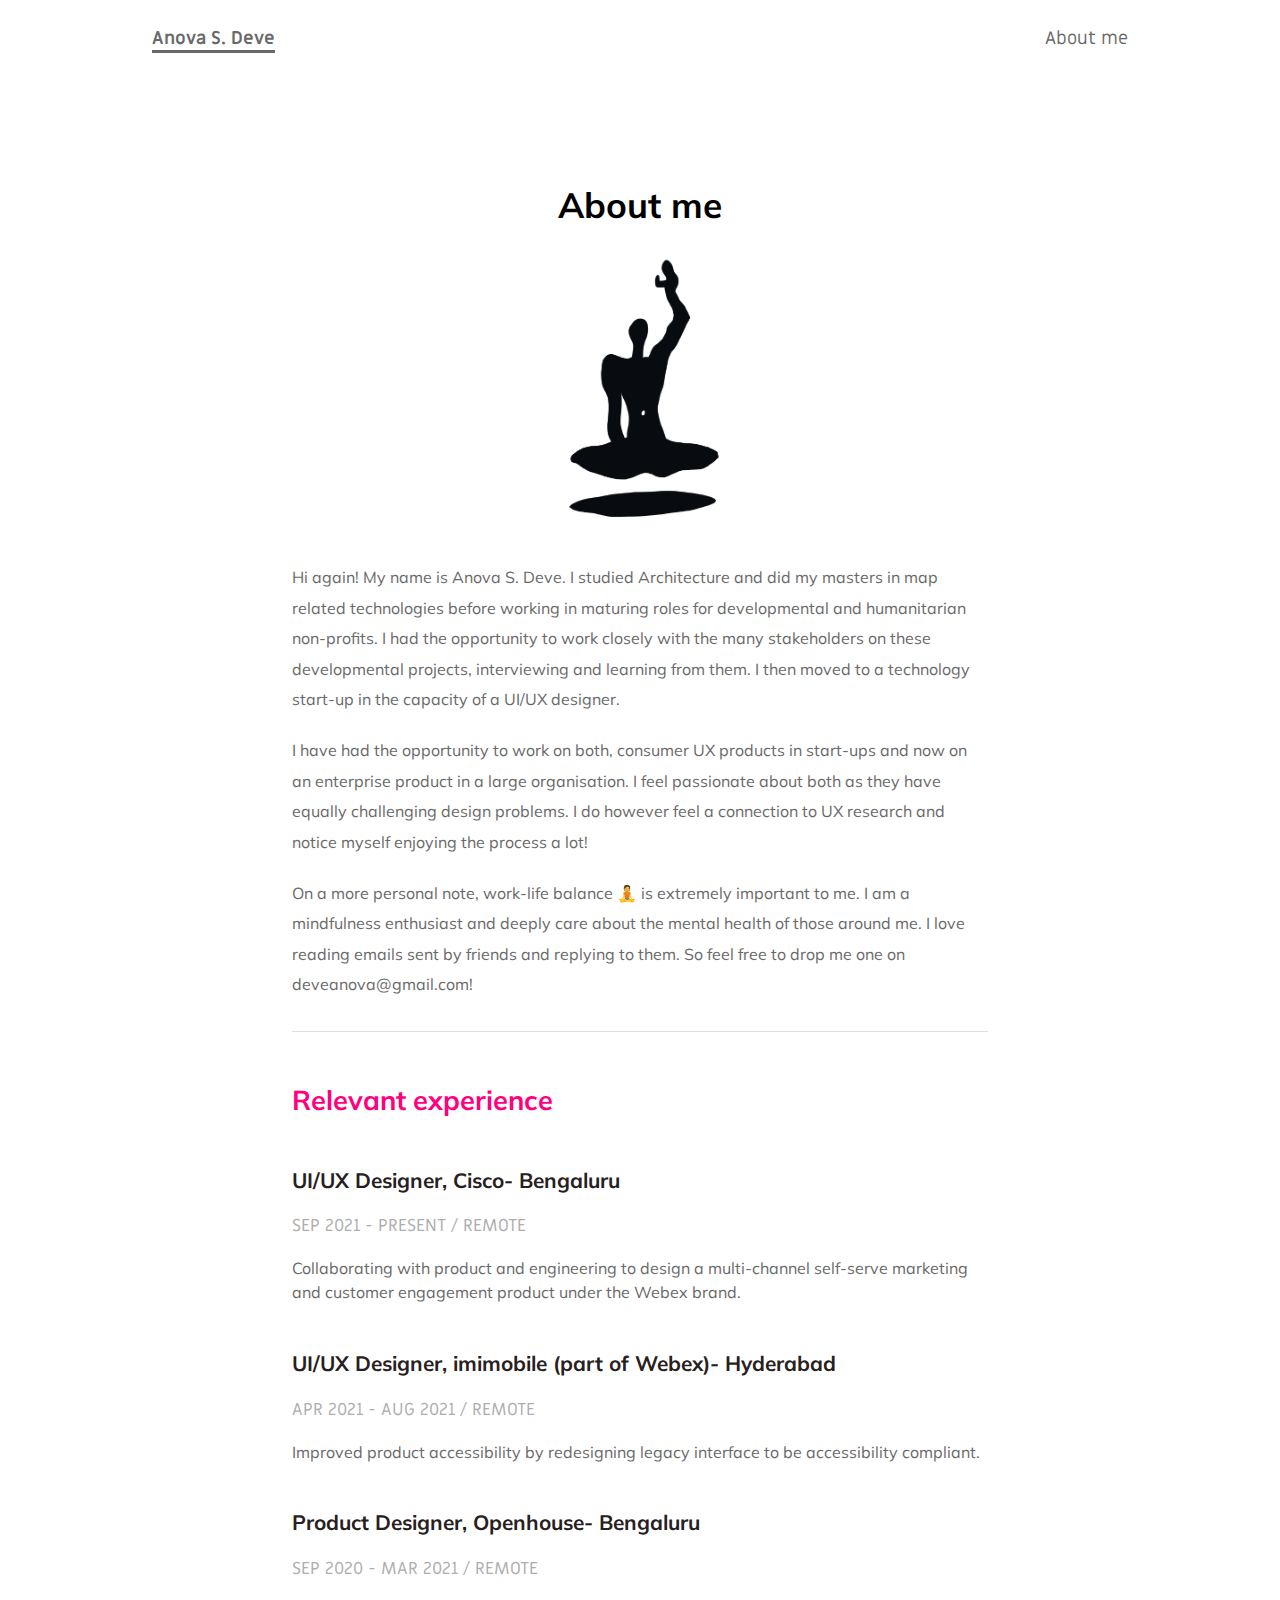
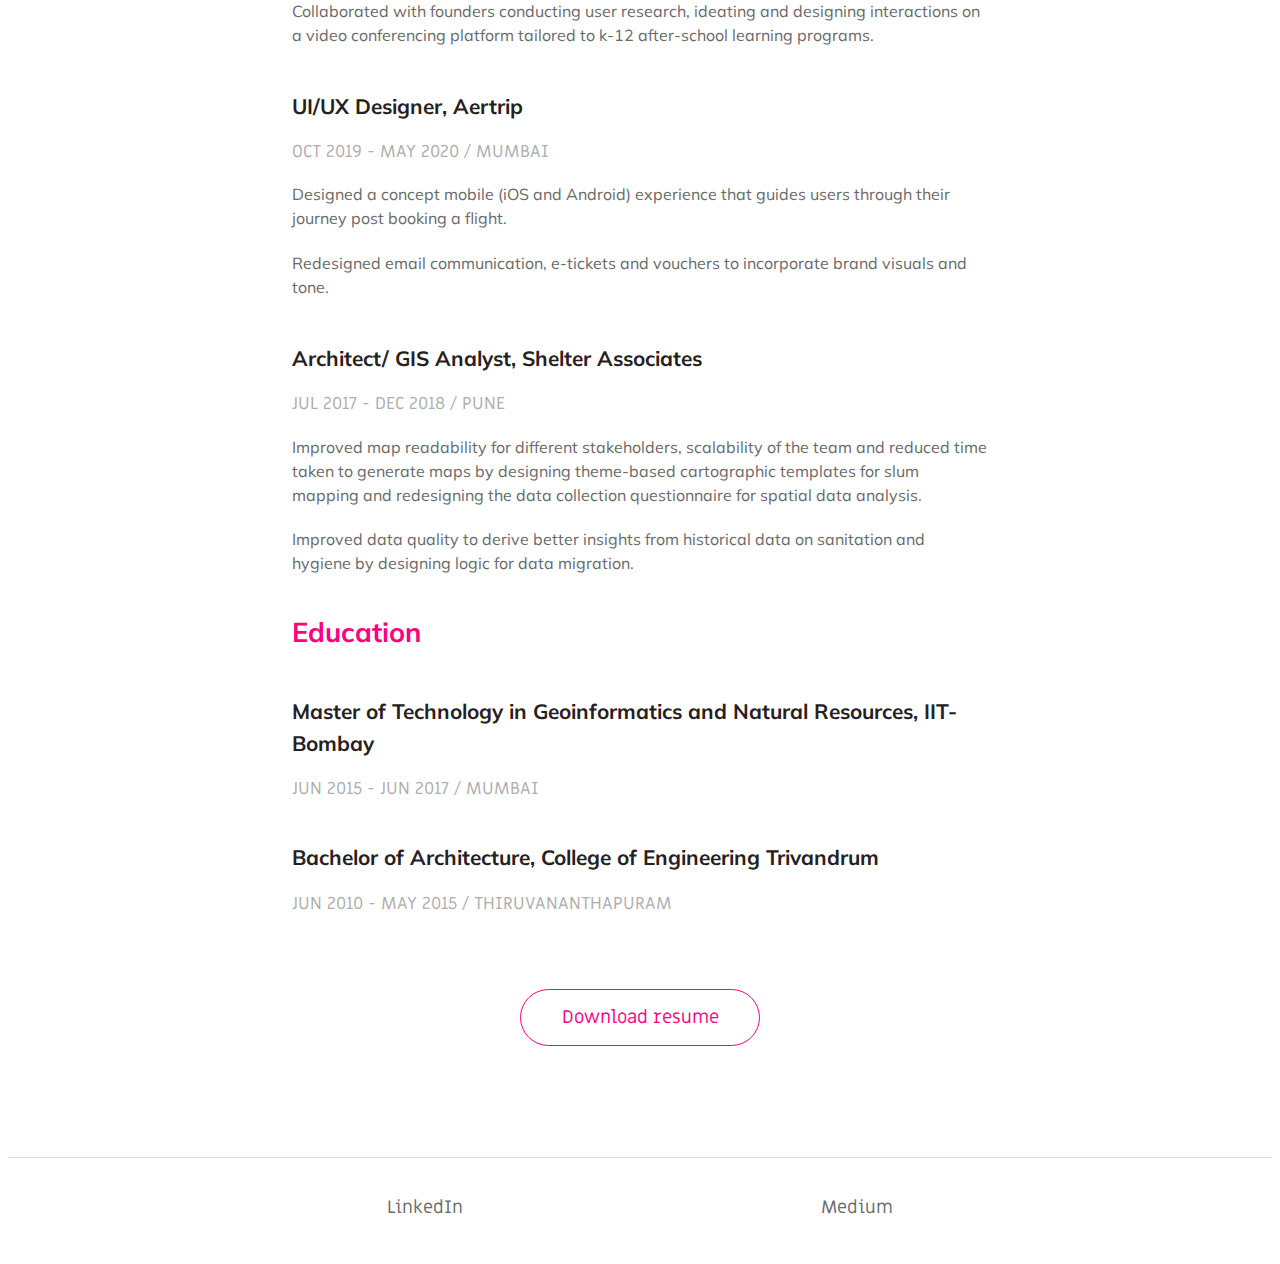
<file: about-me.html>
<!DOCTYPE html>
<html lang="en">

	<head> <!-- change font source -->
		<title>Anova - About me</title>
		<base href="" target="_blank">
		<meta charset="utf-8">
		<meta name="description" content="">
		<meta name="keywords" content="Anova">
		<meta name="author" content="Anova S. Deve">
		<!-- <meta http-equiv="refresh" content="55"> -->
		<meta name="viewport" content="width=device-width, initial-scale=1.0">  <!-- Responsive width -->
		<link rel="shortcut icon" href="https://emojipedia-us.s3.dualstack.us-west-1.amazonaws.com/thumbs/120/apple/198/slice-of-pizza_1f355.png">
		<link rel="shortcut icon" href="https://emojipedia-us.s3.dualstack.us-west-1.amazonaws.com/thumbs/120/apple/198/slice-of-pizza_1f355.png">
		<!--<link rel="stylesheet" type="text/css" href="c-section.css">-->
		<link rel="stylesheet" type="text/css" href="me.css">
		<link rel="stylesheet" type="text/css" href="navbars.css">
		<link rel="stylesheet" type="text/css" href="style.css">
		<link rel="stylesheet" type="text/css" href="c-section.css">
		<link href="https://fonts.googleapis.com/css?family=Muli:200,200i,300,300i,400,400i,600,600i,700,700i,800,800i,900,900i&display=swap" rel="stylesheet">
		<link href="https://fonts.googleapis.com/css?family=Miriam+Libre:400,700&display=swap&subset=latin-ext" rel="stylesheet">
		<link href="https://fonts.googleapis.com/css?family=Alex+Brush&display=swap" rel="stylesheet">
	</head>

<body>

	<nav class="top-nav"> <!-- Top Tab navigation -->
		<a id="anova" href="anova.html" target="_self"><b>Anova S. Deve</b></a>
		<li class="nav-menu-items">
			<a class="nav-a" href="about-me.html" target="_self"><ul class="nav-ul">About me</ul></a>
		</li>
	</nav>

	<a id="anova-1060" href="anova.html" target="_self"><b>Anova S. Deve</b></a>
	<div class="nav-menu-items-1060">
		<a class="nav-a-1060" href="about-me.html" target="_self">About me</a>
	</div>
	
	<a id="anova-500" href="anova.html" target="_self"><b>Anova S. Deve</b></a>
	<div class="nav-menu-items-500">
		<a class="nav-a-500" href="about-me.html" target="_self">About me</a>
	</div>


	<section class="grid-6"> <!-- about me -->		
		<h1 class="page-title">About me</h1>

		<div class="full-width">
			<img class="le-modular" src="images/Le_Modular_Meditating_Man.png" alt="why redesign tunein?">
		</div>

		<p class="text">Hi again! My name is Anova S. Deve. I studied Architecture and did my masters in map related technologies
			before working in maturing roles for developmental and humanitarian non-profits. I had the opportunity to work closely with 
			the many stakeholders on these developmental projects, interviewing and learning from them.
			I then moved to a technology start-up in the capacity of a UI/UX designer. 
		</p>
        <!-- showcase more work links here -->
    	<!-- Roller coaster tycoon -->

		<p class="text">I have had the opportunity to work on both, consumer UX products in start-ups and now on an enterprise product in a large organisation. I feel passionate about
			both as they have equally challenging design problems. I do however feel a connection to UX research and notice myself enjoying the process a lot!
		</a>
		</p>
		<p class="text-dropemail">On a more personal note, work-life balance 🧘 is extremely important to me. 
			I am a mindfulness enthusiast and deeply care about the mental health of those around me. I love reading 
			emails sent by friends and replying to them. So feel free to drop me one on deveanova@gmail.com!
		</p>
		<!--<div class="full-width">
			<img class="me-pic" src="images/self-portrait.png" alt="profile-pic" style=max-width:35%;>
		</div>-->
	</section>

	<section class="grid-4"> <!-- update experience, education -->
		<h3 class="experience">Relevant experience</h3>

		<div class="designation">UI/UX Designer, Cisco- Bengaluru</div>
		<div class="time-place">SEP 2021 - PRESENT / REMOTE</div>
		<p class="job-description">Collaborating with product and engineering to design a multi-channel self-serve marketing and customer engagement product under the Webex brand.</p>

		<div class="designation">UI/UX Designer, imimobile (part of Webex)- Hyderabad</div>
		<div class="time-place">APR 2021 - AUG 2021 / REMOTE</div>
		<p class="job-description">Improved product accessibility by redesigning legacy interface to be accessibility compliant.</p>

		<div class="designation">Product Designer, Openhouse- Bengaluru</div>
		<div class="time-place">SEP 2020 - MAR 2021 / REMOTE</div>
		<p class="job-description">Collaborated with founders conducting user research, ideating and designing interactions on a video conferencing platform tailored to k-12 after-school learning programs.</p>

		<div class="designation">UI/UX Designer, Aertrip</div>
		<div class="time-place">OCT 2019 - MAY 2020 / MUMBAI</div>
		<p class="job-description">Designed a concept mobile (iOS and Android) experience that guides users through their journey post booking a flight.</p>
		<p class="job-description">Redesigned email communication, e-tickets and vouchers to incorporate brand visuals and tone. </p>

		<div class="designation">Architect/ GIS Analyst, Shelter Associates</div>
		<div class="time-place">JUL 2017 - DEC 2018 / PUNE</div>
		<p class="job-description">Improved map readability for different stakeholders, scalability of the team and reduced time taken to 
			generate maps by designing theme-based cartographic templates for slum mapping and redesigning the data collection questionnaire for spatial data analysis.</p>
		<p class="job-description">Improved data quality to derive better insights from historical data on sanitation and hygiene by designing logic for data migration.</p>
			
   		<h3 class="education">Education</h3>
		<div class="designation">Master of Technology in Geoinformatics and Natural Resources, IIT-Bombay</div>
		<div class="time-place">JUN 2015 - JUN 2017 / MUMBAI</div>

		<div class="designation">Bachelor of Architecture, College of Engineering Trivandrum</div>
		<div class="time-place">JUN 2010 - MAY 2015 / THIRUVANANTHAPURAM</div>

	</section>
		
	<div class="download" target="_blank"
	  onclick="window.open('https://drive.google.com/file/d/1jGUF0CYJ25ouITnR6kp7gAAHm1RAulWY/view?usp=sharing')">
	  Download resume
	</div>
	
	<nav class="bottom-nav"> <!-- see work and contact -->
		<a class="contacts" href="https://www.linkedin.com/in/anova-sudeep-deve/" target="_blank">LinkedIn</a>
		<a class="contacts" href="https://deveanova.medium.com/list/ux-work-samples-09275fb226c8" target="_blank">Medium</a>
	</nav>

	<nav class="bottom-nav-900 bottom-nav-500"> <!-- see work and contact -->
		<a href="https://www.linkedin.com/in/anova-sudeep-deve/" target="_blank">
			<svg xmlns="http://www.w3.org/2000/svg" class="icon" height="3rem" width="3rem" viewBox="0 0 34 34">
				  <path d="M34,2.5v29A2.5,2.5,0,0,1,31.5,34H2.5A2.5,2.5,0,0,1,0,31.5V2.5A2.5,2.5,0,0,1,2.5,0h29A2.5,2.5,0,0,1,34,2.5ZM10,13H5V29h5Zm.45-5.5A2.88,2.88,0,0,0,7.59,4.6H7.5a2.9,2.9,0,0,0,0,5.8h0a2.88,2.88,0,0,0,2.95-2.81ZM29,19.28c0-4.81-3.06-6.68-6.1-6.68a5.7,5.7,0,0,0-5.06,2.58H17.7V13H13V29h5V20.49a3.32,3.32,0,0,1,3-3.58h.19c1.59,0,2.77,1,2.77,3.52V29h5Z"/></svg>
		</a>
		<a href="https://deveanova.medium.com/list/ux-work-samples-09275fb226c8" target="_blank">
			<svg class="icon" height="3rem" width="4rem" viewBox="0 0 1633.77 1150.51" xmlns="http://www.w3.org/2000/svg"><path d="m883.45 576.26c0 163.67-131.78 296.35-294.33 296.35s-294.34-132.68-294.34-296.35 131.78-296.36 294.34-296.36 294.33 132.69 294.33 296.36"/><path d="m1206.34 576.26c0 154.06-65.89 279-147.17 279s-147.17-124.94-147.17-279 65.88-279 147.16-279 147.17 124.9 147.17 279"/><path d="m1338.41 576.26c0 138-23.17 249.94-51.76 249.94s-51.75-111.91-51.75-249.94 23.17-249.94 51.75-249.94 51.76 111.9 51.76 249.94"/><path d="m1633.77 0h-296.29v.25h-1041.19v-.25h-296.29v1150.07h119.51v.44h1410.41v-.44h103.85zm-296.29 296.54v557.67h-1041.19v-557.67z" fill="none"/></svg>
		</a>
	</nav>

	<script src="index.js">
	</script>

</body>

</html>
</file>
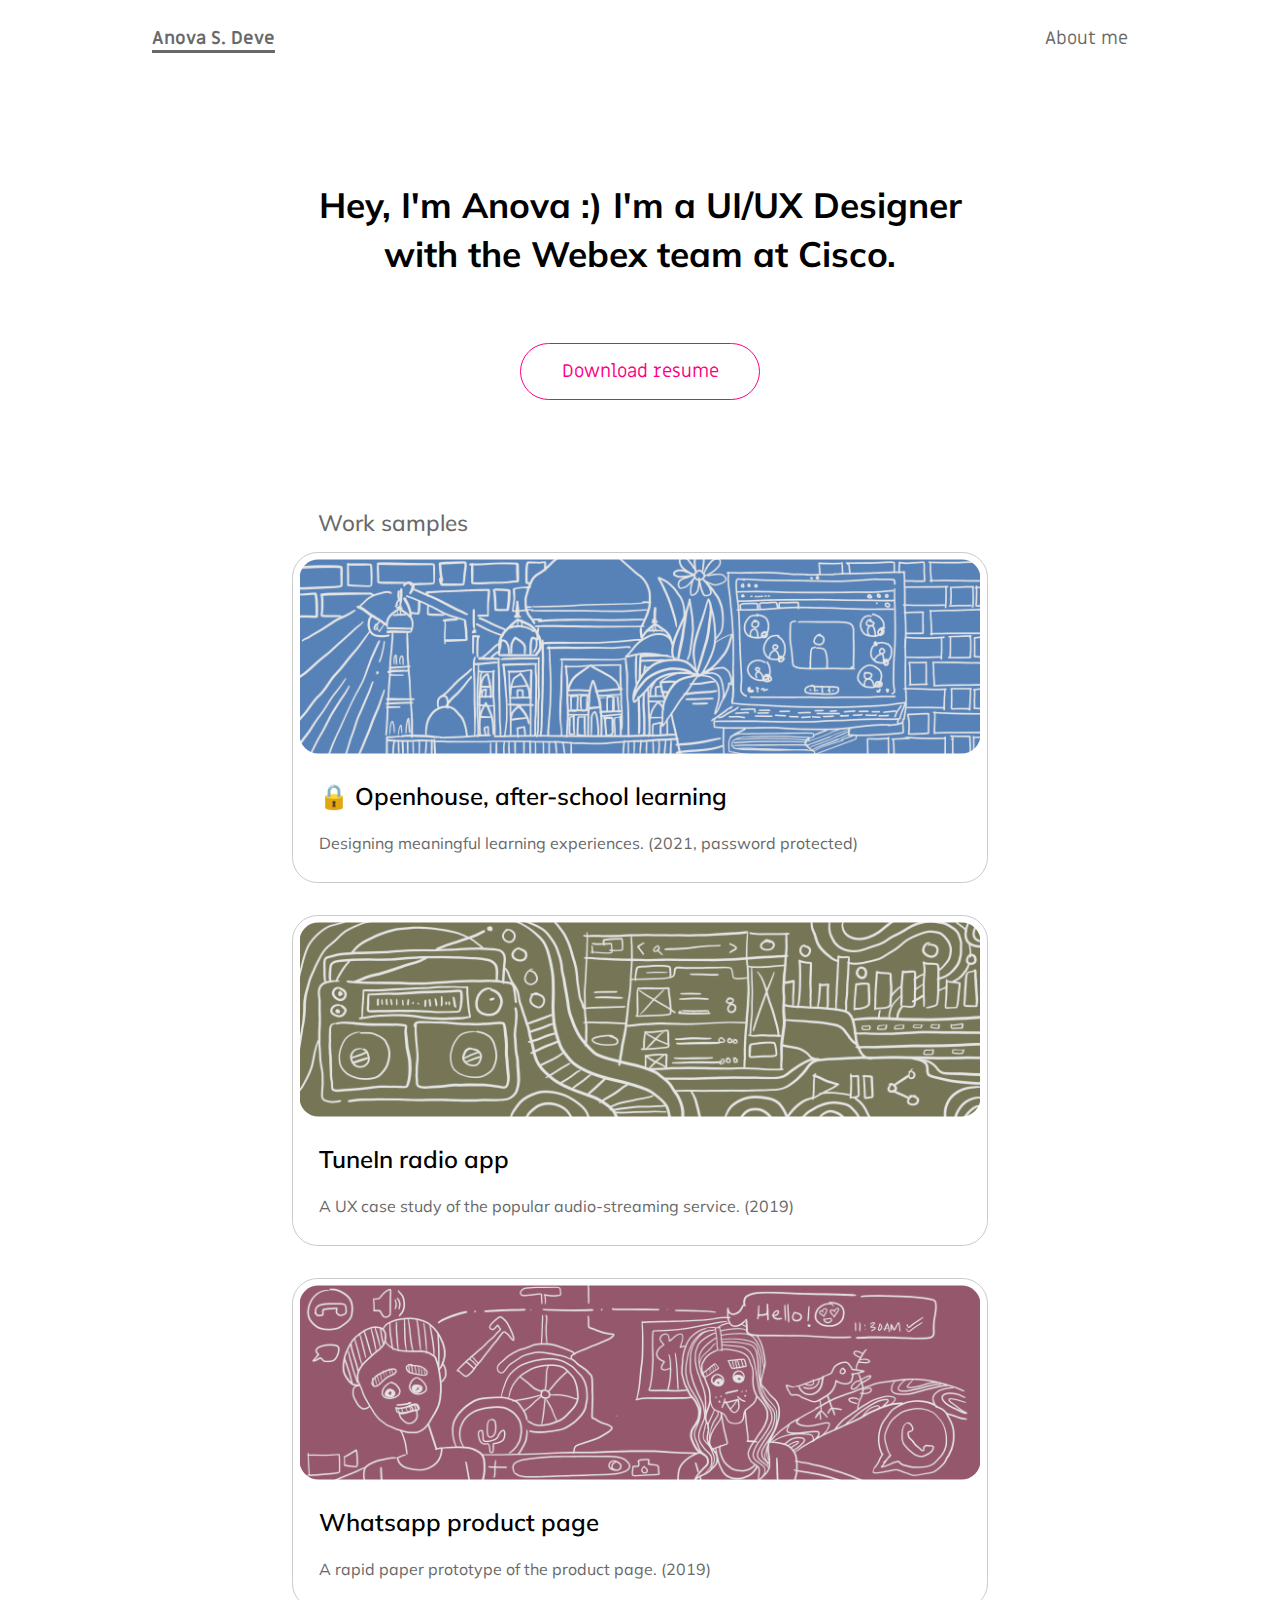
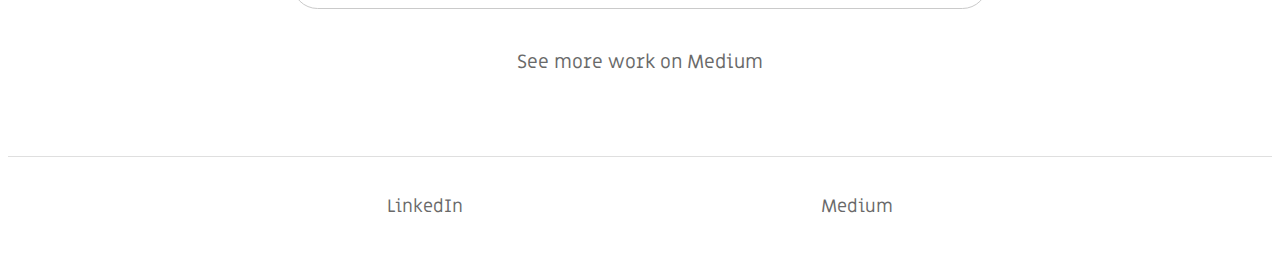
<file: anova.html>
<!DOCTYPE html>
<html lang="en">

	<head> <!-- change font source -->
		<title>Anova - Portfolio</title>
		<base href="" target="_blank">
		<meta charset="utf-8">
		<meta name="description" content="">
		<meta name="keywords" content="Anova">
		<meta name="author" content="Anova S. Deve">
		  <!-- <meta http-equiv="refresh" content="55"> -->
		<meta name="viewport" content="width=device-width, initial-scale=1.0">  <!-- Responsive width -->
		<link rel="shortcut icon" href="https://emojipedia-us.s3.dualstack.us-west-1.amazonaws.com/thumbs/120/apple/198/slice-of-pizza_1f355.png">
		<link rel="apple-touch-icon" href="https://emojipedia-us.s3.dualstack.us-west-1.amazonaws.com/thumbs/120/apple/198/slice-of-pizza_1f355.png">
		<!--<link rel="stylesheet" type="text/css" href="c-section.css">-->
		<link rel="stylesheet" type="text/css" href="cs.css">
		<link rel="stylesheet" type="text/css" href="navbars.css">
		<link rel="stylesheet" type="text/css" href="style.css">
		<link rel="stylesheet" type="text/css" href="exp.css">
		<link rel="stylesheet" type="text/css" href="me.css">
		<link href="https://fonts.googleapis.com/css?family=Muli:200,200i,300,300i,400,400i,600,600i,700,700i,800,800i,900,900i&display=swap" rel="stylesheet">
		<link href="https://fonts.googleapis.com/css?family=Miriam+Libre:400,700&display=swap&subset=latin-ext" rel="stylesheet">
		<link href="https://fonts.googleapis.com/css?family=Alex+Brush&display=swap" rel="stylesheet">
	</head>

<body>

	<nav class="top-nav"> <!-- Top Tab navigation -->
		<a id="anova" href="anova.html" target="_self"><b>Anova S. Deve</b></a>
		<li class="nav-menu-items">
			<a class="nav-a" href="about-me.html" target="_self"><ul class="nav-ul">About me</ul></a>
		</li>
	</nav>

	<a id="anova-1060" href="anova.html" target="_self"><b>Anova S. Deve</b></a>
	<div class="nav-menu-items-1060">
		<a class="nav-a-1060" href="about-me.html" target="_self">About me</a>
	</div>
	
	<a id="anova-500" href="anova.html" target="_self"><b>Anova S. Deve</b></a>
	<div class="nav-menu-items-500">
		<a class="nav-a-500" href="about-me.html" target="_self">About me</a>
	</div>

	<section class="grid-6"> <!-- breif introduction -->
		<h1 class="page-title">Hey, I'm Anova :) I'm a UI/UX Designer with the Webex team at Cisco.</h1>
		<!--<div>
			<a id="about" target="_self" href="about-me.html">More about me</a>
		</div>-->
	</section>

	<div class="download" target="_blank"
	onclick="window.open('https://drive.google.com/file/d/1jGUF0CYJ25ouITnR6kp7gAAHm1RAulWY/view?usp=sharing')">
	Download resume
  </div>

	<!-- <section class="grid-5">
		<a class="cs-tile" href="case-study-1.html" target="_self">

			<div class="overlay">
				<div class="overlay-inner">
					<div class="top-left"><p>TuneIn UX case study</p></div>
					<div class="top-left-p"><p>Although this is my earliest work, it might be worth checking out!</p></div>
				</div>
				<img class="cs-tile-img" src="images/TuneInTile.png" alt="TuneIn Browser Application Redesign">
			</div>
		</a>
		<a class="cs-tile" href="case-study-2.html" target="_self">

			<div class="overlay">
				<div class="overlay-inner">
					<div class="top-left"><p>Flight Buddy</p></div>
					<div class="top-left-p"><p>A post flight booking experience</p></div>
				</div>
				<img class="cs-tile-img" src="images/flightBuddyTile.png" alt="Flight buddy design">
			</div>
		</a>		
	</section>
	<section class="grid-8">
		<a class="cs-tile" href="case-study-3.html" target="_self">

			<div class="overlay">
				<div class="overlay-inner">
					<div class="top-left"><p>At Shelter Associates</p></div>
					<div class="top-left-p"><p>Dashboard redesign and spatial data visualisation</p></div>
				</div>
				<img class="cs-tile-img" src="images/shelterAssTile.png" alt="Shelter App">
			</div>
		</a>
		<a class="cs-tile-2" href="" target="_self">

			<div class="overlay">
				<div class="overlay-inner">
					<div class="top-left"><p>Interactive map</p></div>
					<div class="top-left-p-N"><p>On it!</p></div>
				</div>
				<img class="cs-tile-img" src="images/MapTile.png" alt="Interactive map">
			</div>
		</a>		
	</section> -->

	<section class="grid-5"> <!-- case study tiles -->
		<p class="text-three">Work samples</p>
		<a class="cs-tile" href="case-study-4.html" target="_self">
			<div class="work-sample-top">
				<img class="home-tile" src="images/openhouse-tile copy.png" alt="">			  
				<h2 class="heading-two-white">🔒 Openhouse, after-school learning</h2>
				<p class="text-two">Designing meaningful learning experiences. (2021, password protected)</p>
			</div>
		</a>
		<a class="cs-tile" href="case-study-1.html" target="_self">
			<div class="work-samples">
				<img class="home-tile" src="images/tune-in-tile copy.png" alt="">	
				<h2 class="heading-two-white">TuneIn radio app</h2>
				<p class="text-two">A UX case study of the popular audio-streaming service. (2019)</p>
			</div>
		</a>
		<a class="cs-tile" href="experiments.html" target="_self">	
			<div class="work-samples">
				<img class="home-tile" src="images/whatsapp-tile copy.png" alt="">	
				<h2 class="heading-two-white">Whatsapp product page</h2>
				<p class="text-two">A rapid paper prototype of the product page. (2019)</p>
			</div>
		</a>
	</section>	

	<section class="grid-21"> <!-- case study tiles -->
		<p class="text-three">Work samples</p>
		<a class="cs-tile" href="case-study-4.html" target="_self">
			<div class="work-sample-top">
				<img class="home-tile" src="images/openhouse-tile copy.png" alt="">			  
				<h2 class="heading-two-white">🔒 Openhouse, after-school learning</h2>
				<p class="text-two">Designing meaningful learning experiences. (2021)</p>
			</div>
		</a>
		<a class="cs-tile" href="case-study-1.html" target="_self">
			<div class="work-samples">
				<img class="home-tile" src="images/tune-in-tile copy.png" alt="">	
				<h2 class="heading-two-white">TuneIn radio app</h2>
				<p class="text-two">A UX case study of the popular audio-streaming service. (2019)</p>
			</div>
		</a>
		<a class="cs-tile" href="experiments.html" target="_self">	
			<div class="work-samples">
				<img class="home-tile" src="images/whatsapp-tile copy.png" alt="">	
				<h2 class="heading-two-white">Whatsapp product page</h2>
				<p class="text-two">A rapid paper prototype of the product page. (2019)</p>
			</div>
		</a>
	</section>	

	<section class="grid-20"> <!-- breif introduction -->
		<div>
			<a id="about" target="_blank" href="https://deveanova.medium.com/list/ux-work-samples-09275fb226c8">See more work on Medium</a>
		</div>
	</section>

	<!--<section class="grid-5-1400"> 
		<a class="cs-tile" href="case-study-1.html" target="_self">

			<div class="overlay">
				<div class="overlay-inner">
					<div class="left-50">
						<div class="top-left-1400">TuneIn Redesign</div>
					</div>
				</div>
				<img class="cs-tile-img" src="images/TuneInTile-1400.png" alt="TuneIn Browser Application Redesign">
			</div>
		</a>
		<a class="cs-tile" href="case-study-2.html" target="_self">

			<div class="overlay">
				<div class="overlay-inner">
					<div class="left-50">
						<div class="top-left-1400">Flight Buddy</div>
					</div>
				</div>
				<img class="cs-tile-img" src="images/flightBuddyTile-1400.png" alt="Flight buddy design">
			</div>
		</a>
	</section>
	<section class="grid-8-1400">
		<a class="cs-tile" href="case-study-3.html" target="_self">

			<div class="overlay">
				<div class="overlay-inner">
					<div class="left-50">
						<div class="top-left-1400">At Shelter Associates</div>
					</div>
				</div>
				<img class="cs-tile-img" src="images/shelterAssTile.png" alt="Shelter App">
			</div>
		</a>
		<a class="cs-tile-2" href="" target="_self">

			<div class="overlay">
				<div class="overlay-inner">
					<div class="left-50">
						<div class="top-left-1400">Interactive map</div>
					</div>
				</div>
				<img class="cs-tile-img" src="images/MapTile.png" alt="Interactive map">
			</div>
		</a>
	</section>











	<section class="grid-5-1300">
		<a class="cs-tile" href="case-study-1.html" target="_self">

			<div class="overlay">
				<div class="overlay-inner">
					<div class="left-50">
						<div class="top-left-1400">TuneIn Redesign</div>
					</div>
				</div>
				<img class="cs-tile-img" src="images/TuneInTile-1400.png" alt="TuneIn Browser Application Redesign">
				<span class="miriam-text">TuneIn Redesign</span>
			</div>
		</a>
	</section>
	<section class="grid-5-1300">
		<a class="cs-tile" href="case-study-2.html" target="_self">

			<div class="overlay">
				<div class="overlay-inner">
					<div class="left-50">
						<div class="top-left-1400">Flight Buddy</div>
					</div>

				</div>
				<img class="cs-tile-img" src="images/flightBuddyTile-1400.png" alt="Flight buddy design">
				<span class="miriam-text">Flight Buddy</span>
			</div>
		</a>
	</section>
	<section class="grid-5-1300"> 
		<a class="cs-tile" href="case-study-3.html" target="_self">

			<div class="overlay">
				<div class="overlay-inner">
					<div class="left-50">
						<div class="top-left-1400">At Shelter Associates</div>
					</div>

				</div>
				<img class="cs-tile-img" src="images/shelterAssTile.png" alt="Shelter App">
				<span class="miriam-text">At Shelter Associates</span>
			</div>
		</a>
	</section>
	<section class="grid-5-1300"> 
		<a class="cs-tile-2" href="" target="_self">

			<div class="overlay">
				<div class="overlay-inner">
					<div class="left-50">
						<div class="top-left-1400">Interactive map</div>
					</div>

				</div>
				<img class="cs-tile-img" src="images/MapTile.png" alt="Interactive map">
				<span class="miriam-text">Interactive Map</span>
			</div>
		</a>
	</section>










	<section class="grid-5-1100">
		<a class="cs-tile" href="case-study-1.html" target="_self">

			<div class="overlay">
				<div class="overlay-inner">
					<div class="left-50">
						<div class="top-left-1400">TuneIn Redesign</div>
					</div>
				</div>
				<img class="cs-tile-img" src="images/TuneInTile-1400.png" alt="TuneIn Browser Application Redesign">
				<span class="miriam-text">TuneIn Redesign</span>
			</div>
		</a>
	</section>
	<section class="grid-5-1100">
		<a class="cs-tile" href="case-study-2.html" target="_self">

			<div class="overlay">
				<div class="overlay-inner">
					<div class="left-50">
						<div class="top-left-1400">Flight Buddy</div>
					</div>
				</div>
				<img class="cs-tile-img" src="images/flightBuddyTile-1400.png" alt="Flight buddy design">
				<span class="miriam-text">Flight Buddy</span>
			</div>
		</a>
	</section>
	<section class="grid-5-1100"> 
		<a class="cs-tile" href="case-study-3.html" target="_self">

			<div class="overlay">
				 <div class="overlay-inner">
					<div class="left-50">
						<div class="top-left-1400">At Shelter Associates</div>
					</div>
				</div> 
				<img class="cs-tile-img" src="images/shelterAssTile.png" alt="Shelter App">
				<span class="miriam-text">At Shelter Associates</span>
			</div>
		</a>
	</section>
	<section class="grid-5-1100">
		<a class="cs-tile-2" href="" target="_self">

			<div class="overlay">
				<div class="overlay-inner">
					<div class="left-50">
						<div class="top-left-1400">Interactive map</div>
					</div>
				</div>
				<img class="cs-tile-img" src="images/MapTile.png" alt="Interactive map">
				<span class="miriam-text">Interactive Map</span>
			</div>
		</a>
	</section>











	<section class="grid-5-1000"> 
		<a class="cs-tile" href="case-study-1.html" target="_self">

			<div class="overlay">
				<div class="overlay-inner">
					<div class="left-50">
						<div class="top-left-1400">TuneIn Redesign</div>
					</div>
				</div> 
				<img class="cs-tile-img" src="images/TuneInTile-1400.png" alt="TuneIn Browser Application Redesign">
				<span class="miriam-text">TuneIn Redesign</span>
			</div>
		</a>
	</section>
	<section class="grid-5-1000"> 
		<a class="cs-tile" href="case-study-2.html" target="_self">

			<div class="overlay">
				 <div class="overlay-inner">
					<div class="left-50">
						<div class="top-left-1400">Flight Buddy</div>
					</div>
				</div>
				<img class="cs-tile-img" src="images/flightBuddyTile-1400.png" alt="Flight buddy design">
				<span class="miriam-text">Flight Buddy</span>
			</div>
		</a>
	</section>
	<section class="grid-5-1000"> 
		<a class="cs-tile" href="case-study-3.html" target="_self">

			<div class="overlay">
				<div class="overlay-inner">
					<div class="left-50">
						<div class="top-left-1400">At Shelter Associates</div>
					</div>
				</div>
				<img class="cs-tile-img" src="images/shelterAssTile.png" alt="Shelter App">
				<span class="miriam-text">At Shelter Associates</span>
			</div>
		</a>
	</section>
	<section class="grid-5-1000">
		<a class="cs-tile-2" href="" target="_self">

			<div class="overlay">
				 <div class="overlay-inner">
					<div class="left-50">
						<div class="top-left-1400">Interactive map</div>
					</div>
				</div>
				<img class="cs-tile-img" src="images/MapTile.png" alt="Interactive map">
				<span class="miriam-text">Interactive Map</span>
			</div>
		</a>
	</section>











	<section class="grid-5-790"> 
		<a class="cs-tile" href="case-study-1.html" target="_self">

			<div class="overlay">
				 <div class="overlay-inner">
					<div class="left-50">
						<div class="top-left-1400">TuneIn Redesign</div>
					</div>
				</div> 
				<img class="cs-tile-img" src="images/TuneInTile-1400.png" alt="TuneIn Browser Application Redesign">
				<span class="miriam-text">TuneIn Redesign</span>
			</div>
		</a>
	</section>
	<section class="grid-5-790"> 
		<a class="cs-tile" href="case-study-2.html" target="_self">

			<div class="overlay">
				 <div class="overlay-inner">
					<div class="left-50">
						<div class="top-left-1400">Flight Buddy</div>
					</div>
				</div> 
				<img class="cs-tile-img" src="images/flightBuddyTile-1400.png" alt="Flight buddy design">
				<span class="miriam-text">Flight Buddy</span>
			</div>
		</a>
	</section>
	<section class="grid-5-790"> 
		<a class="cs-tile" href="case-study-3.html" target="_self">

			<div class="overlay">
				<div class="overlay-inner">
					<div class="left-50">
						<div class="top-left-1400">At Shelter Associates</div>
					</div>
				</div>
				<img class="cs-tile-img" src="images/shelterAssTile.png" alt="Shelter App">
				<span class="miriam-text">At Shelter Associates</span>
			</div>
		</a>
	</section>
	<section class="grid-5-790"> 
		<a class="cs-tile-2" href="" target="_self">

			<div class="overlay">
				 <div class="overlay-inner">
					<div class="left-50">
						<div class="top-left-1400">Interactive map</div>
					</div>
				</div>
				<img class="cs-tile-img" src="images/MapTile.png" alt="Interactive map">
				<span class="miriam-text">Interactive Map</span>
			</div>
		</a>
	</section> -->












	<nav class="bottom-nav"> <!-- see work and contact -->
		<a class="contacts" href="https://www.linkedin.com/in/anova-sudeep-deve/" target="_blank">LinkedIn</a>
		<a class="contacts" href="https://deveanova.medium.com/list/ux-work-samples-09275fb226c8" target="_blank">Medium</a>
	</nav>

	<nav class="bottom-nav-900 bottom-nav-500"> <!-- see work and contact -->
		<a href="https://www.linkedin.com/in/anova-sudeep-deve/" target="_blank">
			<svg xmlns="http://www.w3.org/2000/svg" class="icon" height="3rem" width="3rem" viewBox="0 0 34 34">
				  <path d="M34,2.5v29A2.5,2.5,0,0,1,31.5,34H2.5A2.5,2.5,0,0,1,0,31.5V2.5A2.5,2.5,0,0,1,2.5,0h29A2.5,2.5,0,0,1,34,2.5ZM10,13H5V29h5Zm.45-5.5A2.88,2.88,0,0,0,7.59,4.6H7.5a2.9,2.9,0,0,0,0,5.8h0a2.88,2.88,0,0,0,2.95-2.81ZM29,19.28c0-4.81-3.06-6.68-6.1-6.68a5.7,5.7,0,0,0-5.06,2.58H17.7V13H13V29h5V20.49a3.32,3.32,0,0,1,3-3.58h.19c1.59,0,2.77,1,2.77,3.52V29h5Z"/></svg>
		</a>
		<a href="https://deveanova.medium.com/list/ux-work-samples-09275fb226c8" target="_blank">
			<svg class="icon" height="3rem" width="4rem" viewBox="0 0 1633.77 1150.51" xmlns="http://www.w3.org/2000/svg"><path d="m883.45 576.26c0 163.67-131.78 296.35-294.33 296.35s-294.34-132.68-294.34-296.35 131.78-296.36 294.34-296.36 294.33 132.69 294.33 296.36"/><path d="m1206.34 576.26c0 154.06-65.89 279-147.17 279s-147.17-124.94-147.17-279 65.88-279 147.16-279 147.17 124.9 147.17 279"/><path d="m1338.41 576.26c0 138-23.17 249.94-51.76 249.94s-51.75-111.91-51.75-249.94 23.17-249.94 51.75-249.94 51.76 111.9 51.76 249.94"/><path d="m1633.77 0h-296.29v.25h-1041.19v-.25h-296.29v1150.07h119.51v.44h1410.41v-.44h103.85zm-296.29 296.54v557.67h-1041.19v-557.67z" fill="none"/></svg>
		</a>
	</nav>

	<script src="index.js">
	</script>

</body>

</html>
</file>
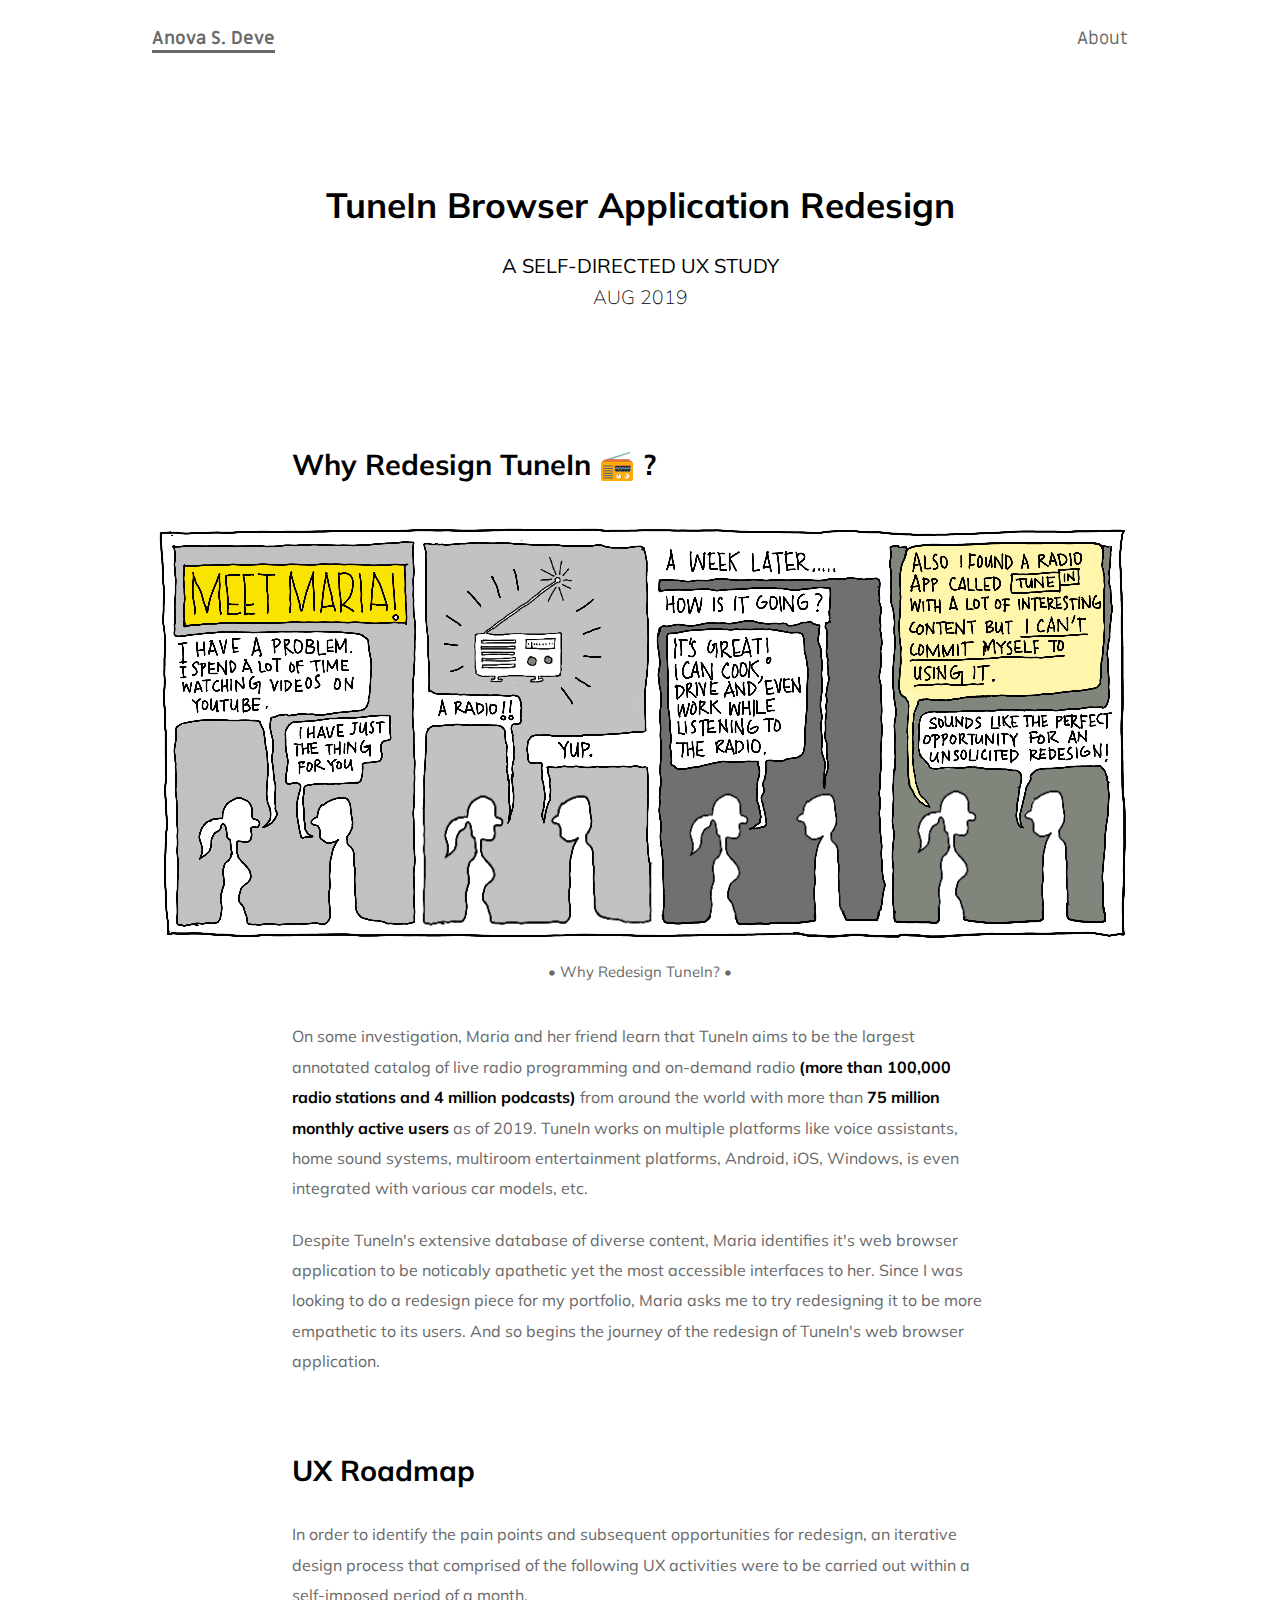
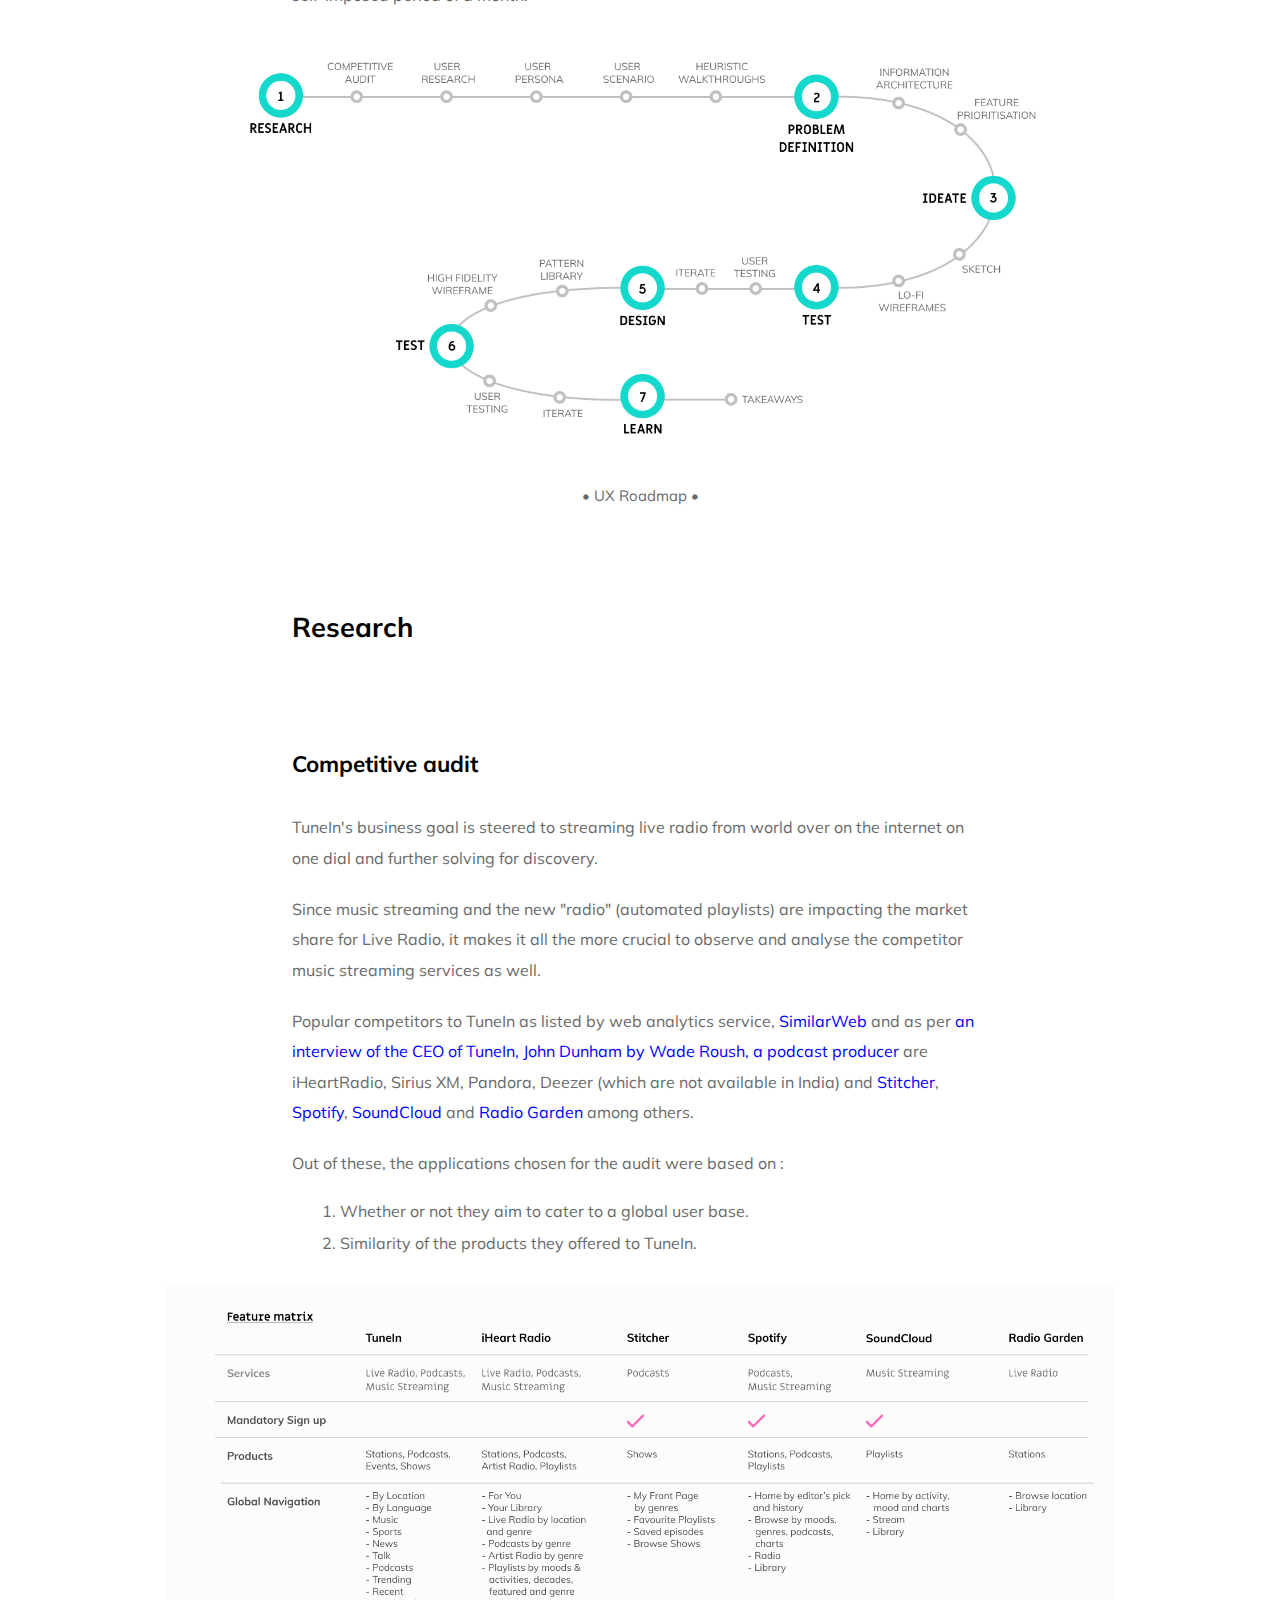
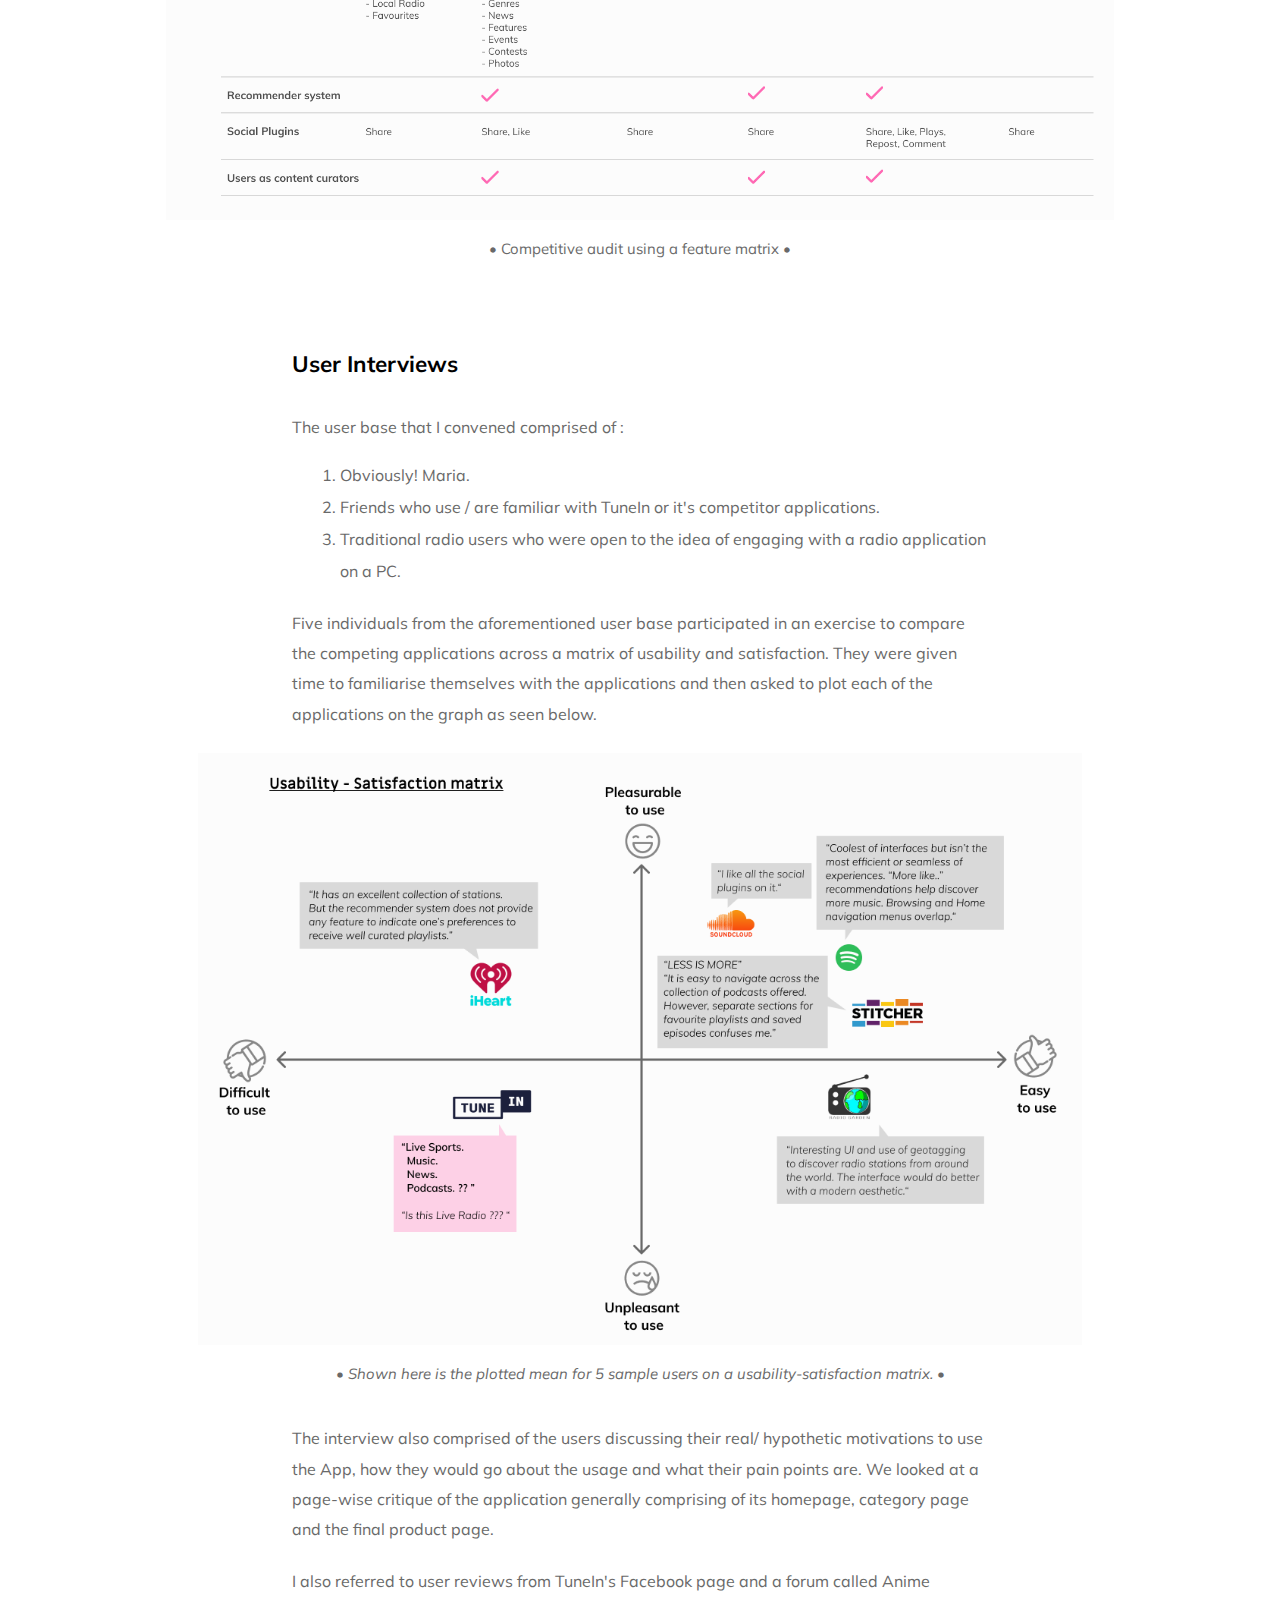
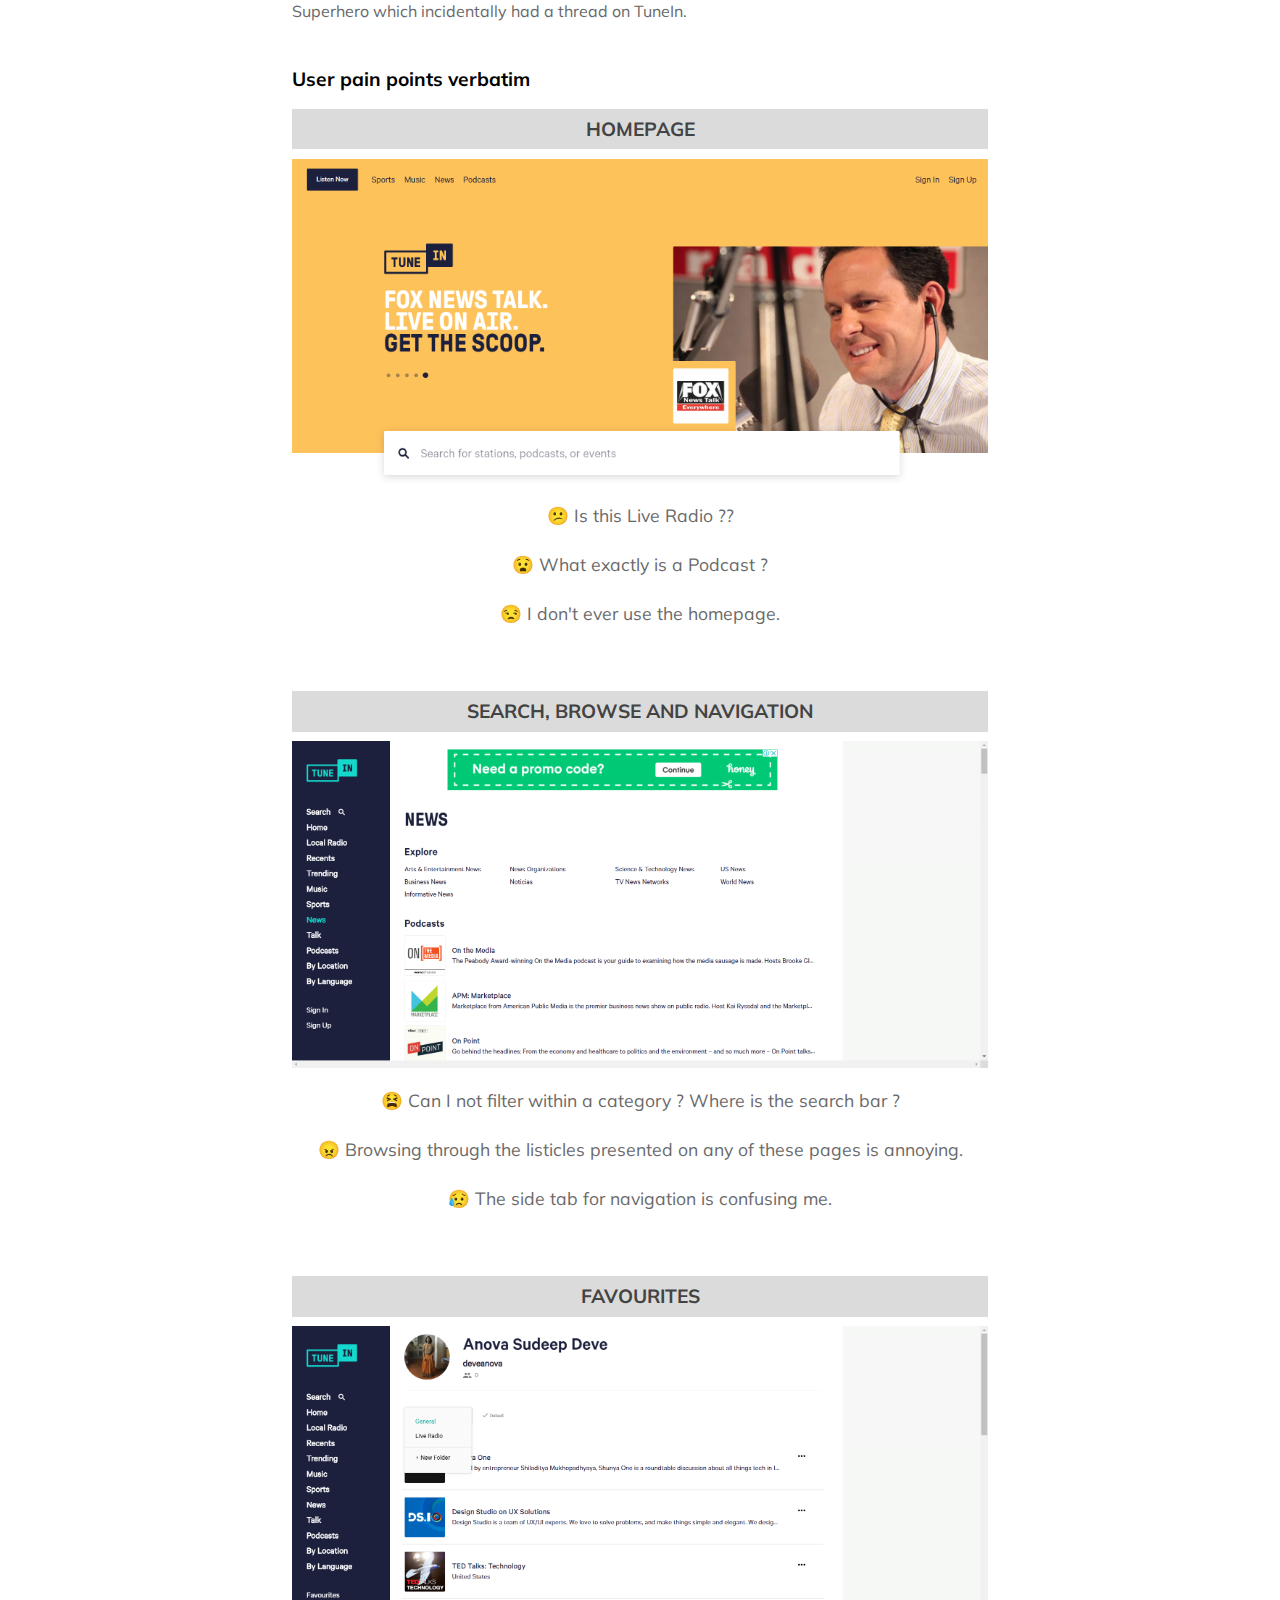
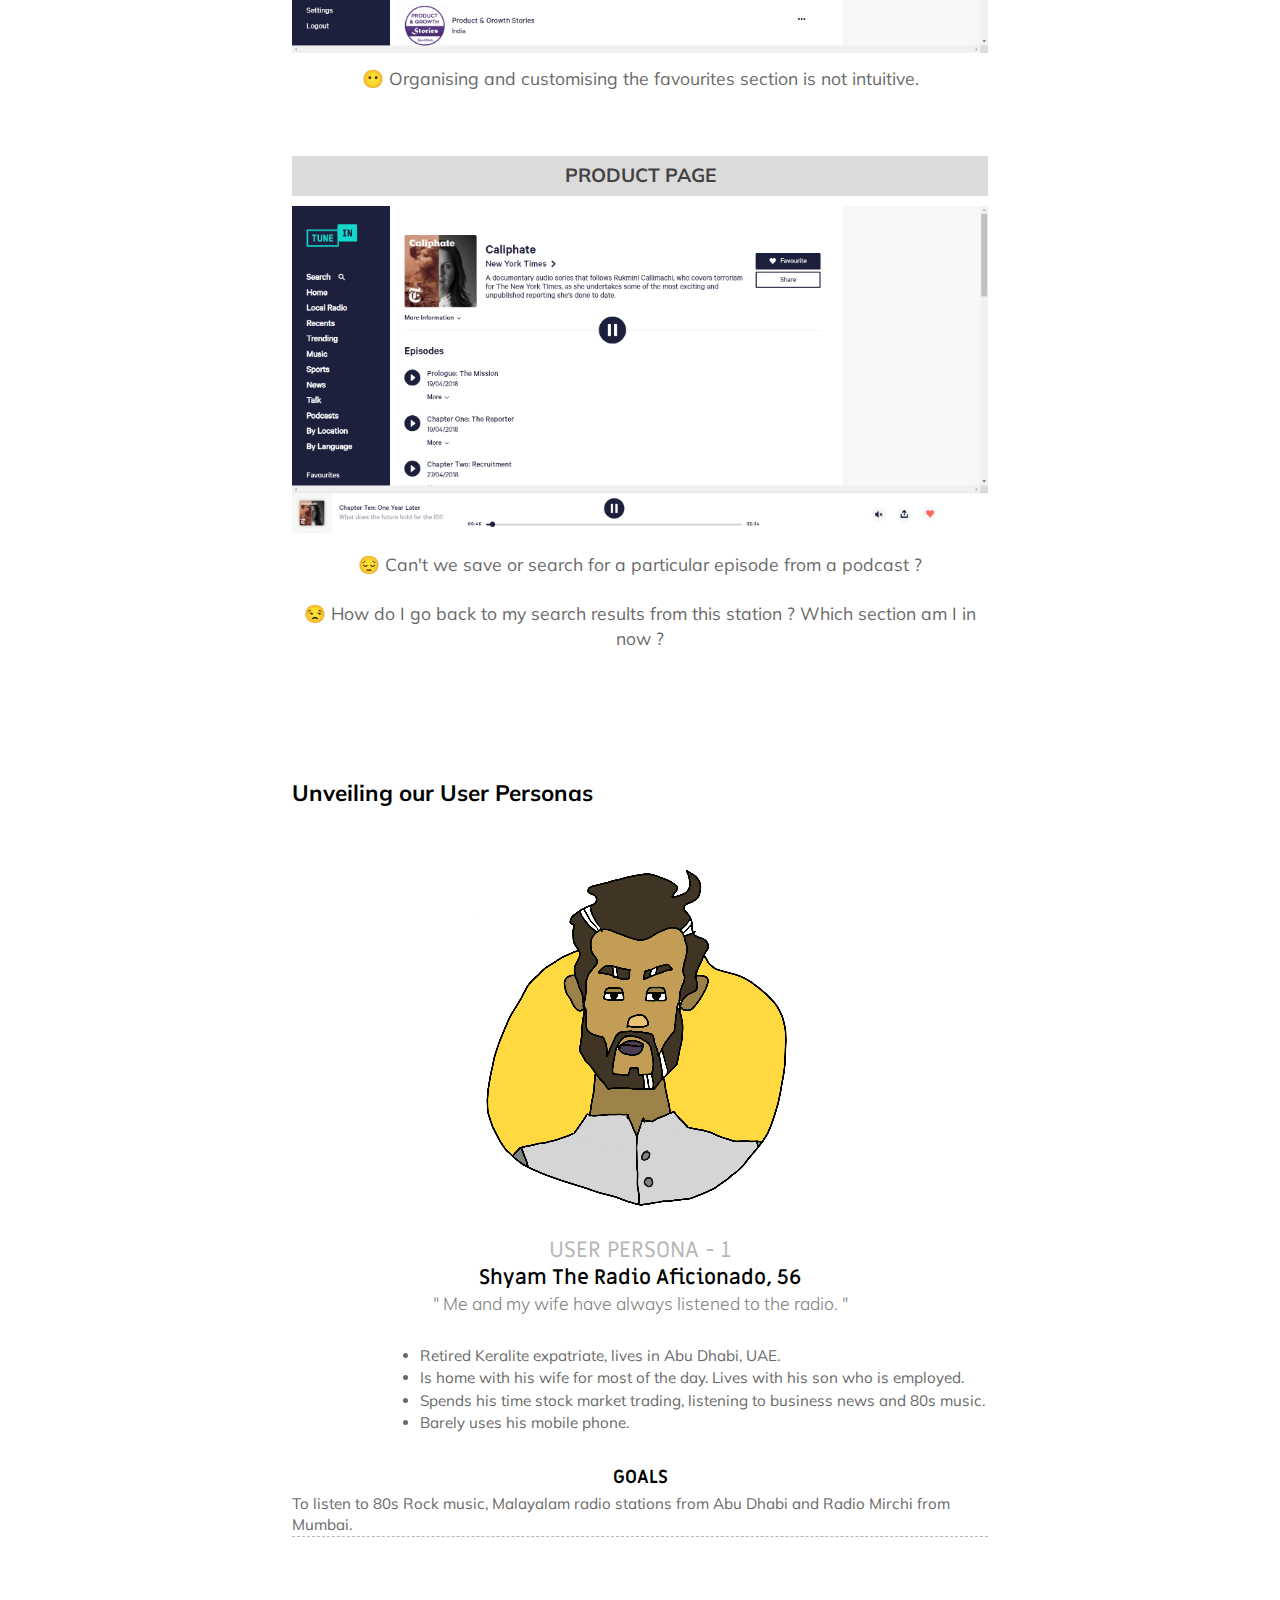
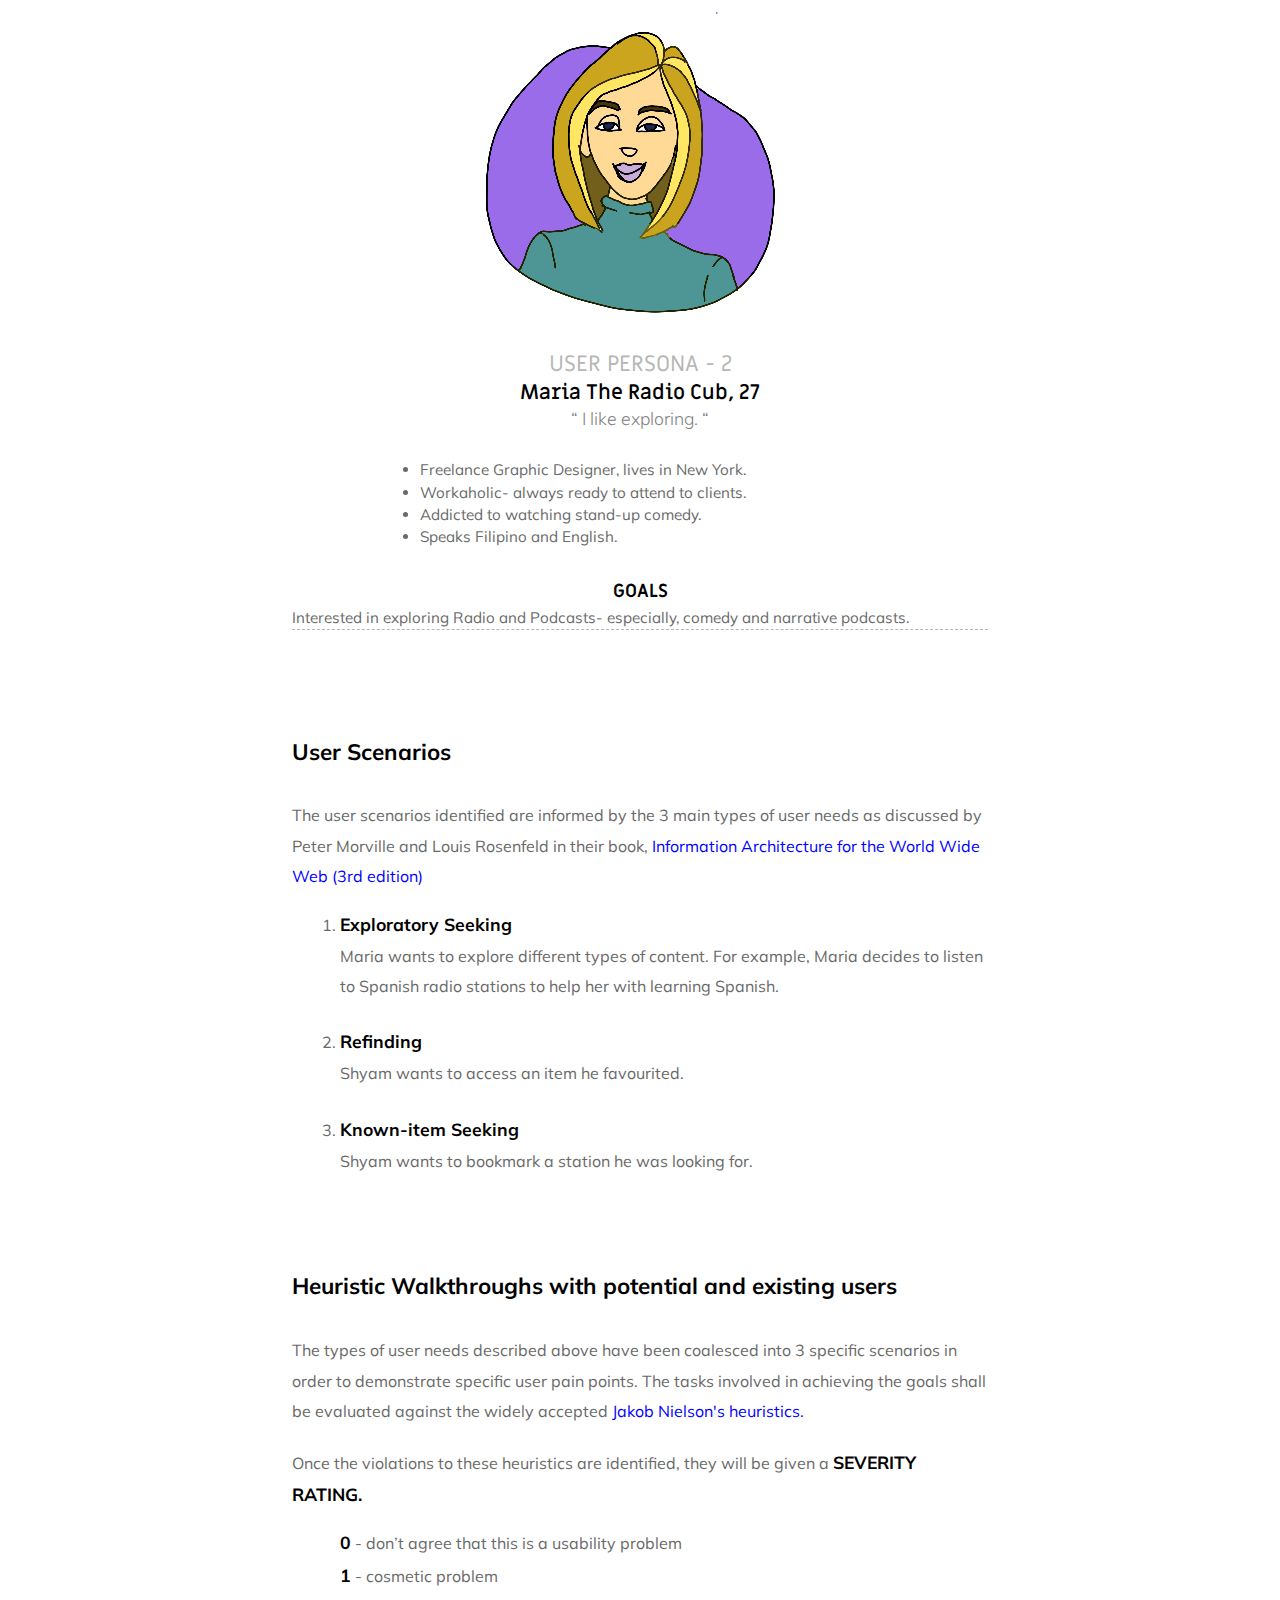
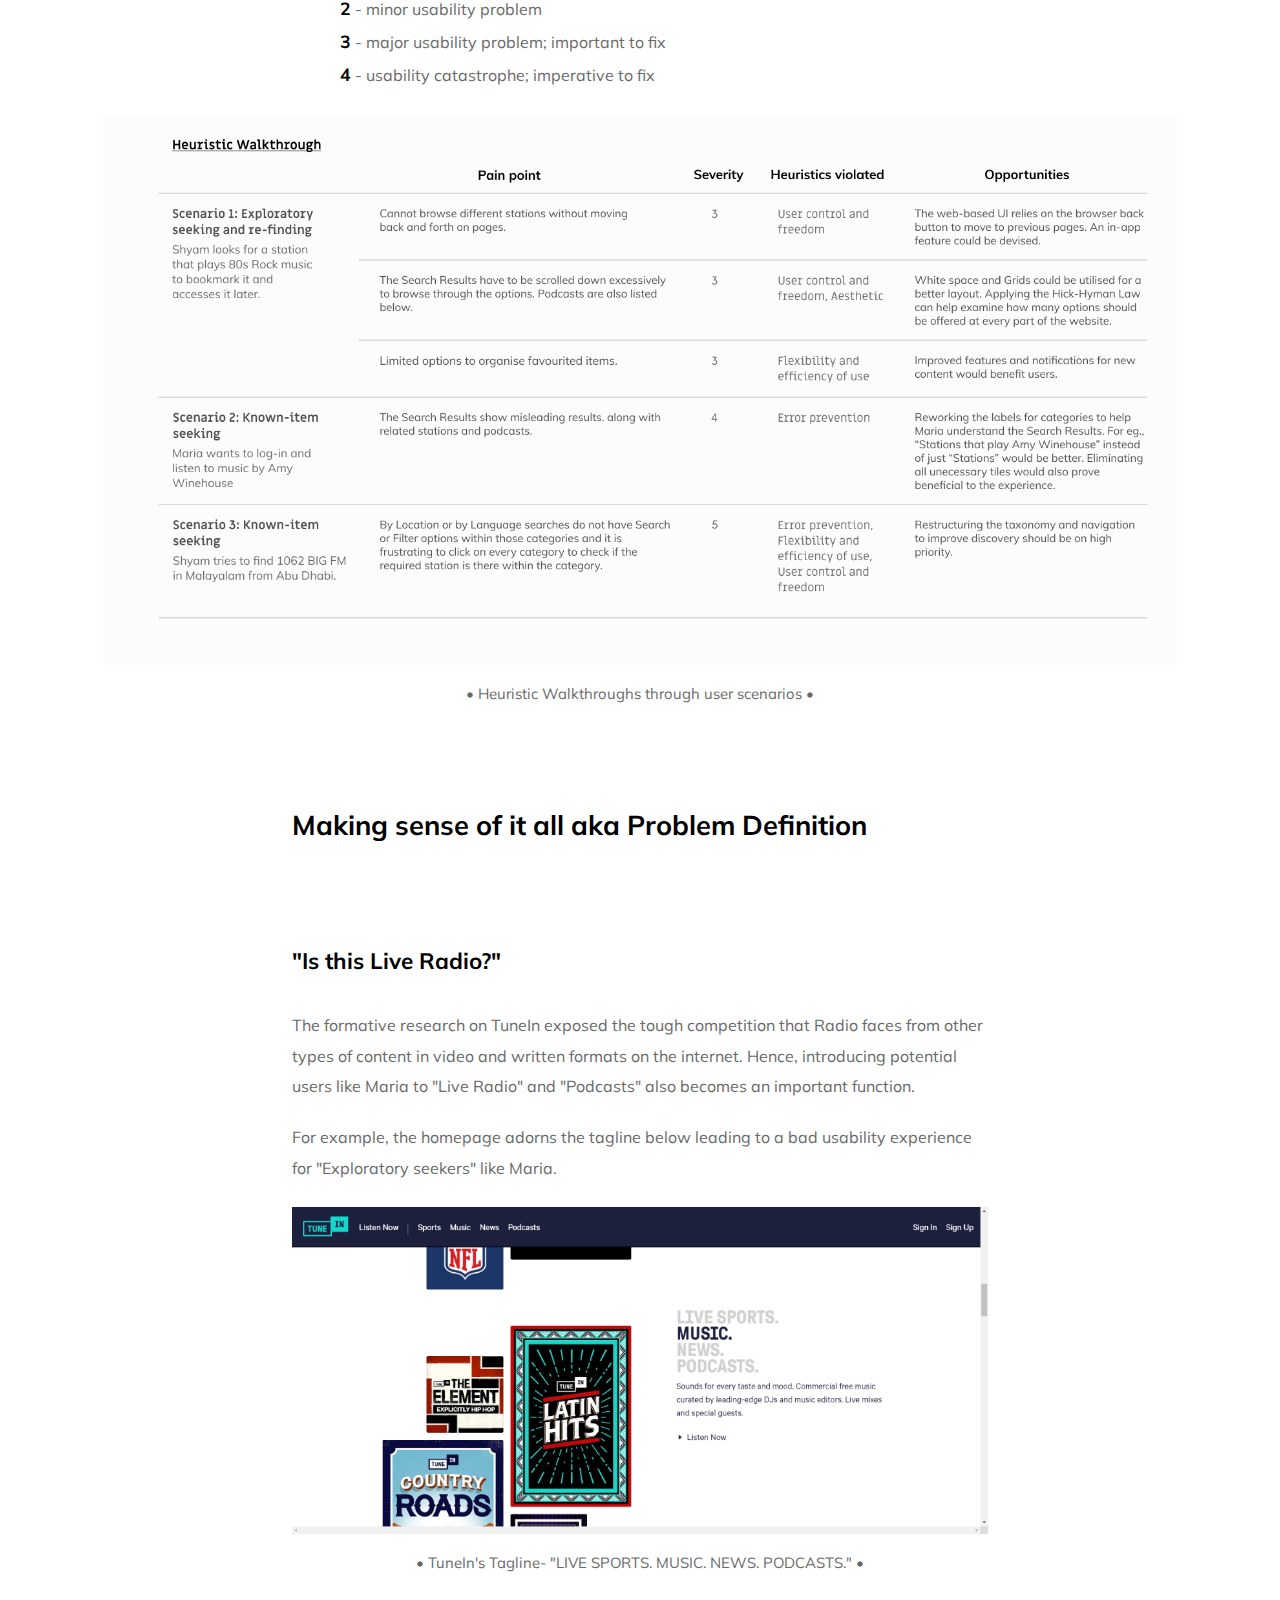
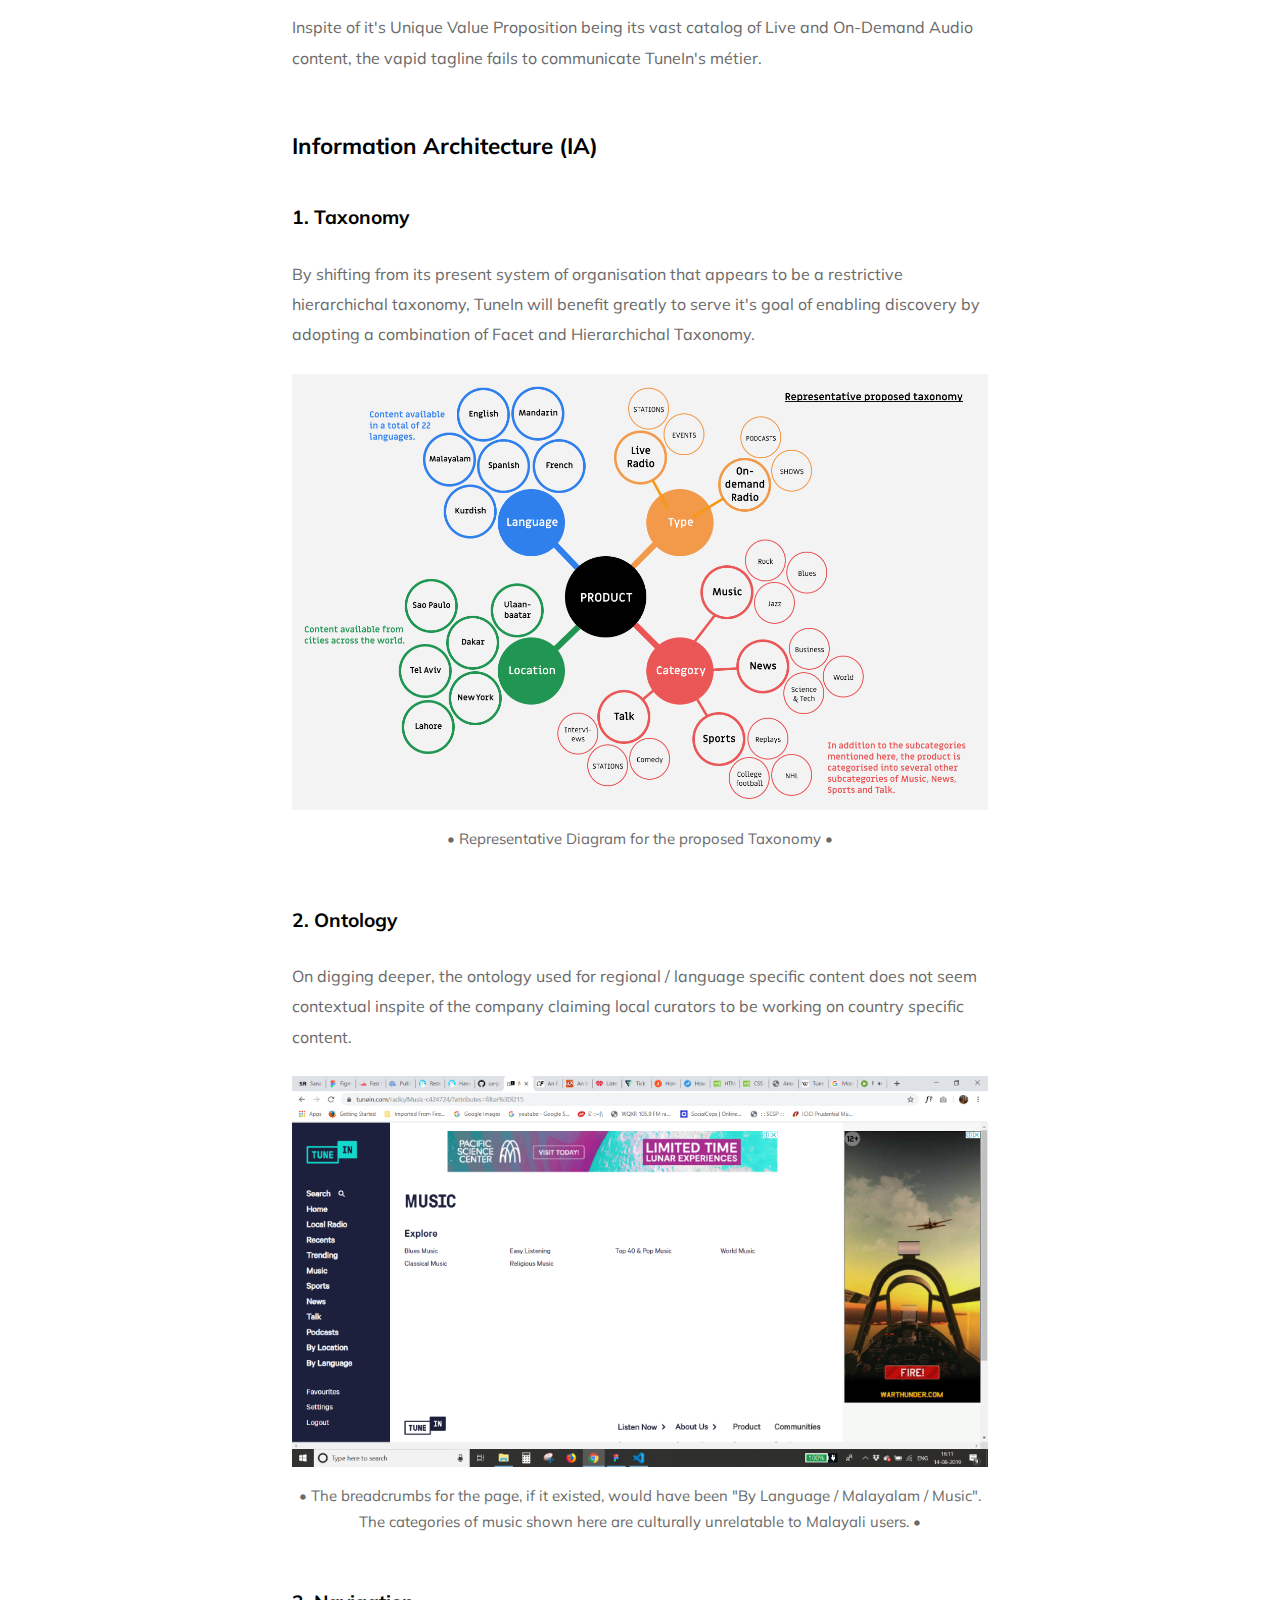
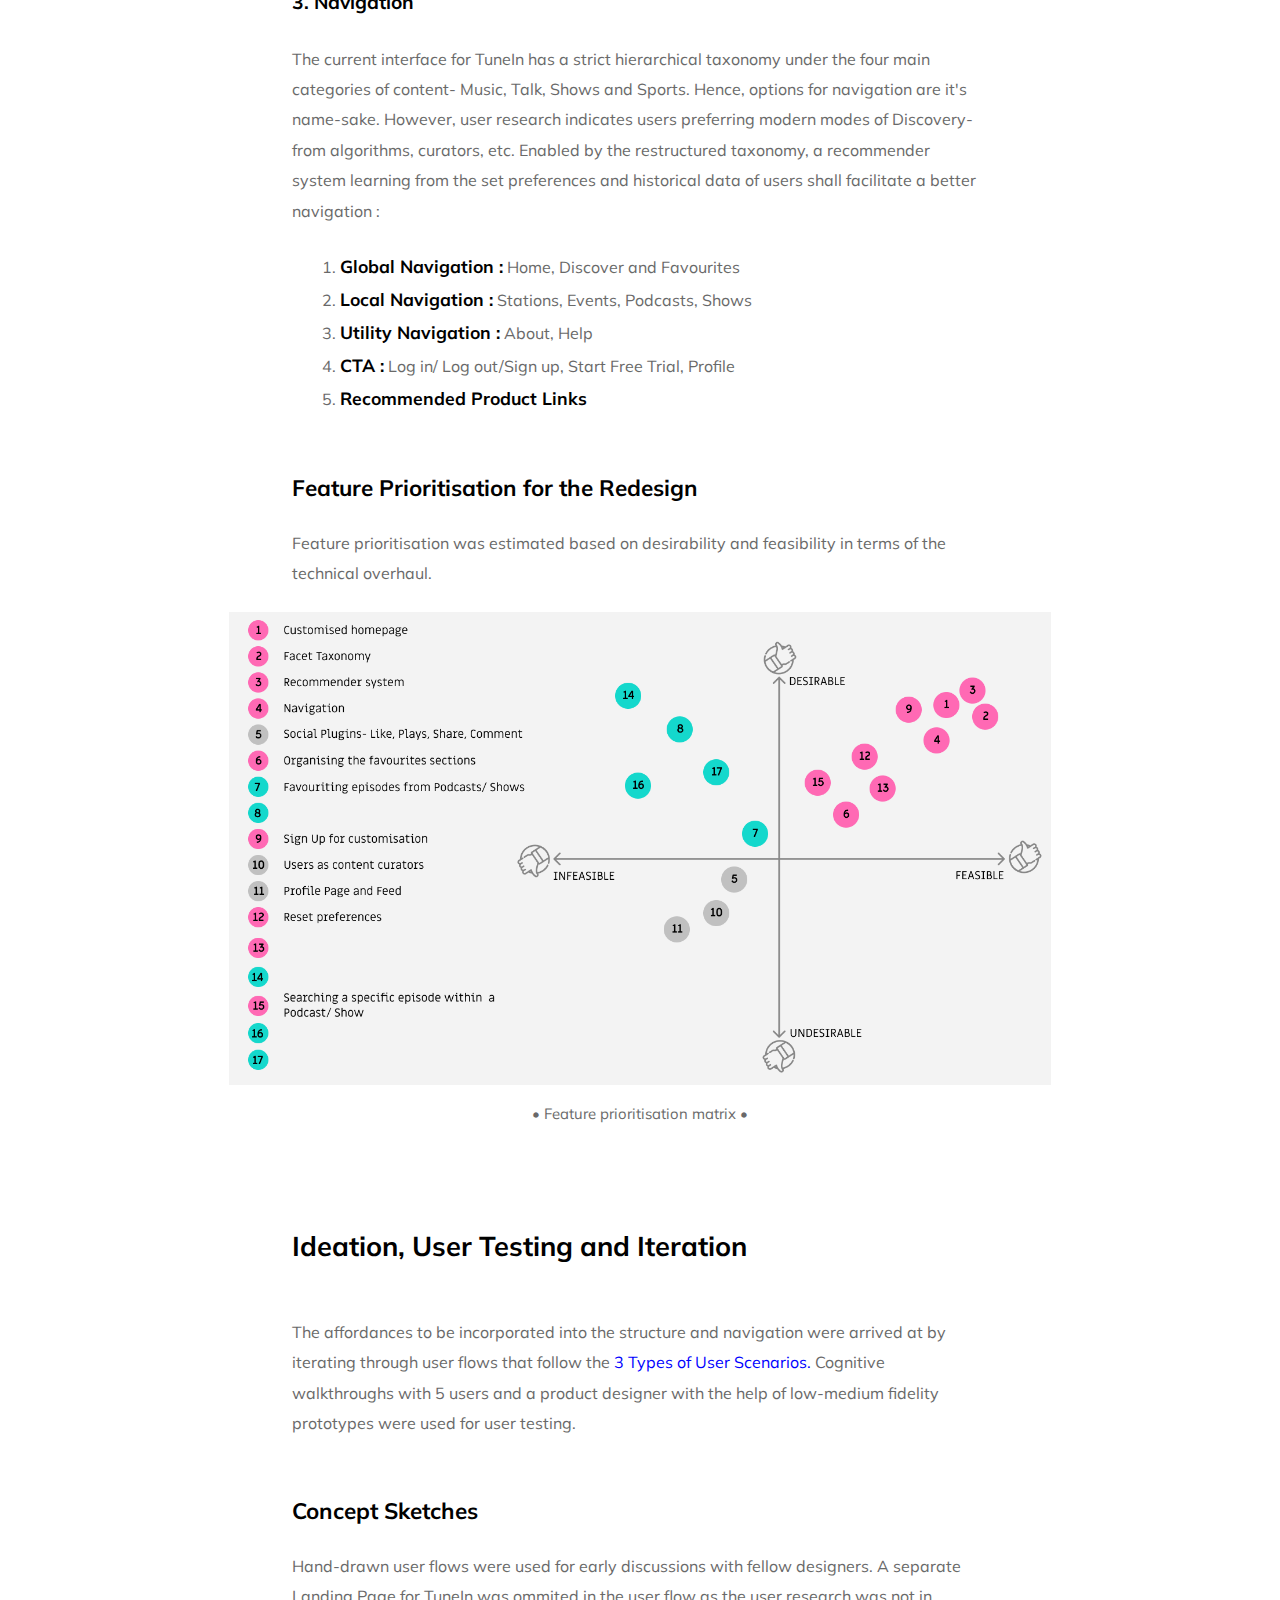
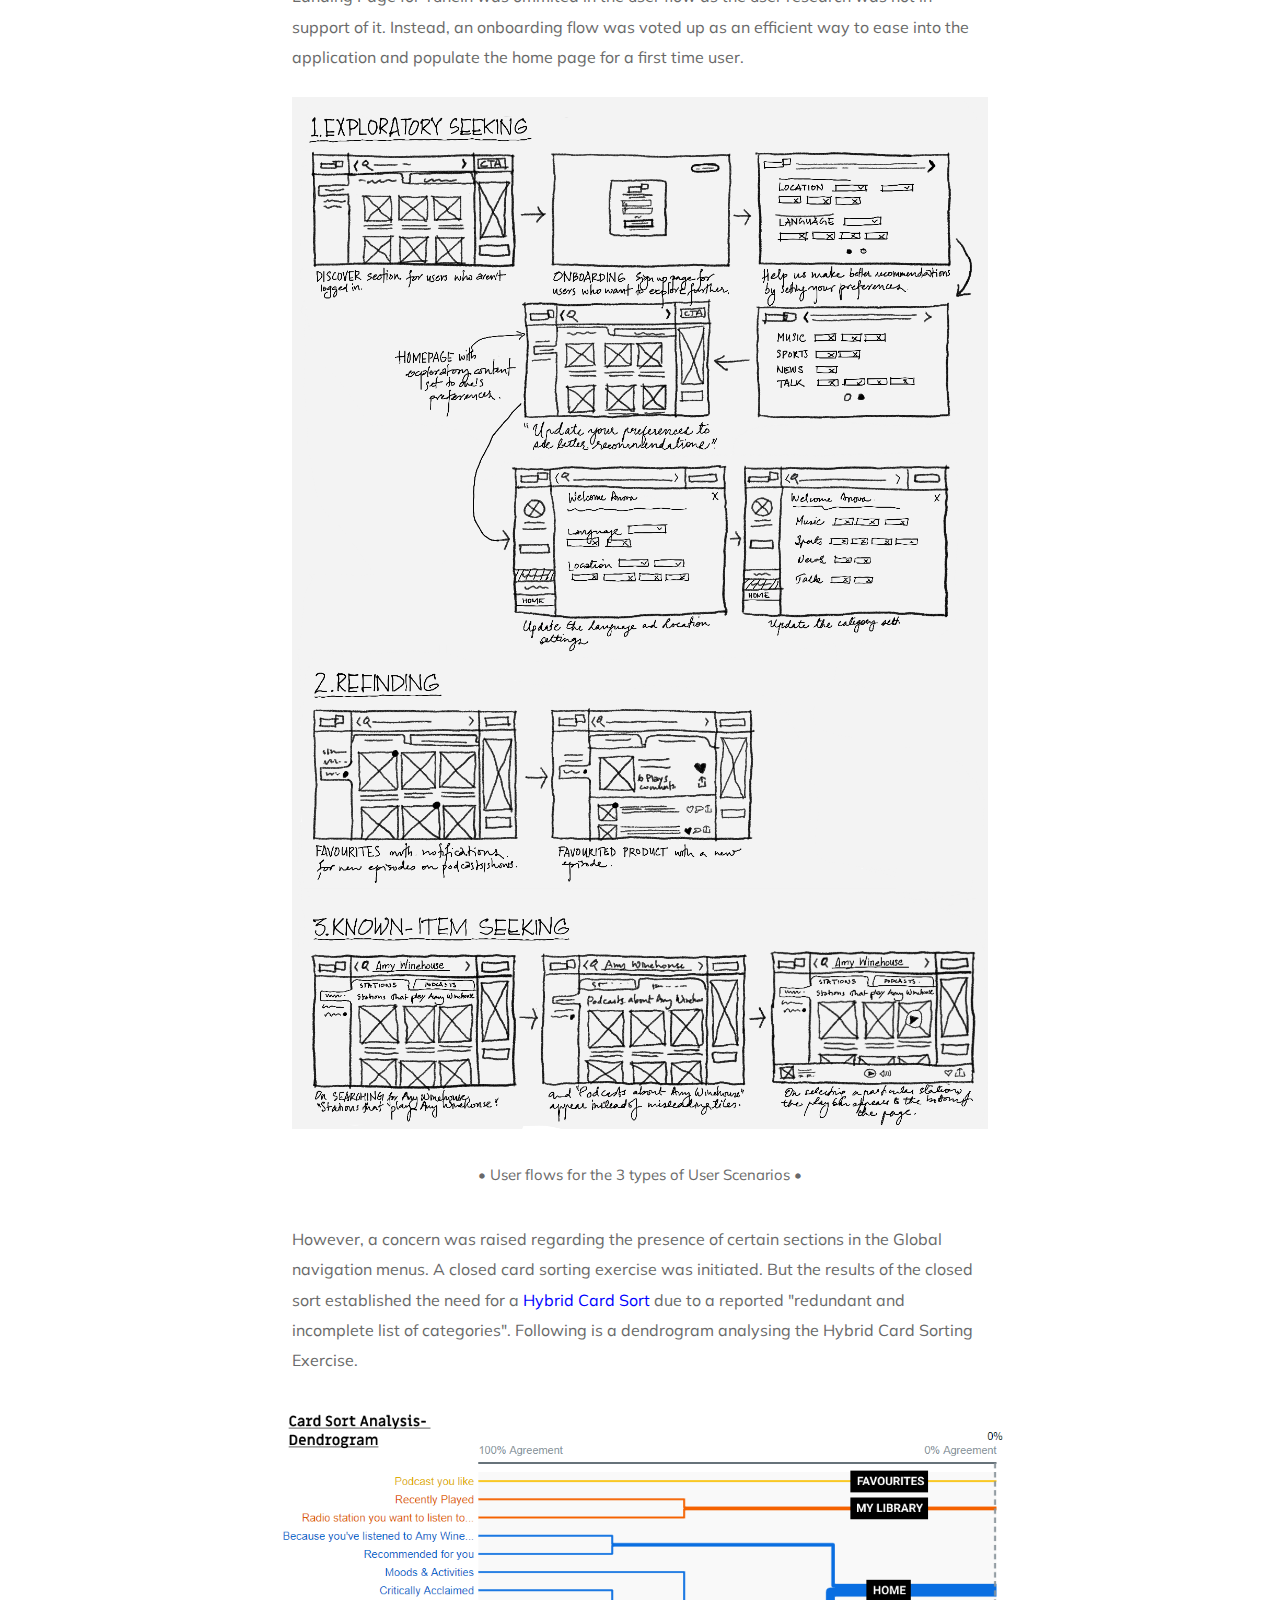
<file: case-study-1.html>
<!DOCTYPE html>
<html lang="en">

<head> <!-- change font source -->
	<title>Anova - TuneIn Browser Application Redesign</title>
	<base href="" target="_blank">
	<meta charset="utf-8">
	<meta name="description" content="">
	<meta name="keywords" content="Anova">
	<meta name="author" content="Anova S. Deve">
  	<!-- <meta http-equiv="refresh" content="55"> -->
	<meta name="viewport" content="width=device-width, initial-scale=1.0">  <!-- Responsive width -->
	<link rel="shortcut icon" href="https://emojipedia-us.s3.dualstack.us-west-1.amazonaws.com/thumbs/120/apple/198/slice-of-pizza_1f355.png">
	<link rel="apple-touch-icon" href="https://emojipedia-us.s3.dualstack.us-west-1.amazonaws.com/thumbs/120/apple/198/slice-of-pizza_1f355.png">
	<link rel="stylesheet" type="text/css" href="c-section.css">
	<link rel="stylesheet" type="text/css" href="user-persona.css">
	<link rel="stylesheet" type="text/css" href="verbatim.css">
	<link rel="stylesheet" type="text/css" href="navbars.css">
	<link rel="stylesheet" type="text/css" href="style.css">
	<link href="https://fonts.googleapis.com/css?family=Muli:200,200i,300,300i,400,400i,600,600i,700,700i,800,800i,900,900i&display=swap" rel="stylesheet">
	<link href="https://fonts.googleapis.com/css?family=Miriam+Libre:400,700&display=swap&subset=latin-ext" rel="stylesheet">
	<link href="https://fonts.googleapis.com/css?family=Alex+Brush&display=swap" rel="stylesheet">
</head>

<body>
	
	<nav class="top-nav"> <!-- Top Tab navigation -->
		<a id="anova" href="anova.html" target="_self"><b>Anova S. Deve</b></a>
		<li class="nav-menu-items">
			<a class="nav-a" href="about-me.html" target="_self"><ul class="nav-ul">About</ul></a>
		</li>
	</nav>

	<a id="anova-1060" href="anova.html" target="_self"><b>Anova S. Deve</b></a>
	<div class="nav-menu-items-1060">
		<a class="nav-a-1060" href="about-me.html" target="_self">About</a>
	</div>
	
	<a id="anova-500" href="anova.html" target="_self"><b>Anova S. Deve</b></a>
	<div class="nav-menu-items-500">
		<a class="nav-a-500" href="about-me.html" target="_self">About</a>
	</div>
	
	<section class="grid-3"> <!-- content -->
		<h1 class="page-title">TuneIn Browser Application Redesign</h1>
		<div class="case-study-tagline">A self-directed UX study</div>
		<div class="case-study-date">AUG 2019</div>
		  


		<h2 class="zero-margin-bott">Why Redesign TuneIn &#128251; ?</h2>
		<div class="full-width">
			<img class="cartoon" src="images/Meet-Maria.png" alt="why redesign tunein?">
		</div>
		<figcaption class="fig-tit">• Why Redesign TuneIn? •</figcaption>	
		<p class="text">On some investigation, Maria and her friend learn that TuneIn aims to be the largest 
		annotated catalog of live radio programming and on-demand radio <b class="bold">(more than 100,000 radio stations 
		and 4 million podcasts)</b> from around the world with 
		more than <b class="bold">75 million monthly active users</b> as of 2019. TuneIn works on multiple platforms like voice assistants, 
		home sound systems, multiroom entertainment platforms, Android, iOS, Windows, is even
		integrated with various car models, etc.</p>	
		<p class="text">Despite TuneIn's extensive database of diverse content, Maria identifies it's web browser application to be 
		noticably apathetic yet the most accessible interfaces to her. Since I was looking to do a redesign piece for my portfolio,
		Maria asks me to try redesigning it to be more empathetic to its users. And so begins the journey of the redesign of 
		TuneIn's web browser application.</p>



		<h2 class="heading-two">UX Roadmap</h2>
		<p class="text">In order to identify the pain points and subsequent opportunities for redesign, an
		iterative design process that comprised of the following UX activities
		were to be carried out within a self-imposed period of a month.</p>
		<div class="full-width">
			<img class="romap" src="images/ux-roadmap.png" alt="ux-roadmap">
		</div>
		<figcaption class="fig-tit">• UX Roadmap •</figcaption>


		
		<h3 class="heading-three">Research</h3>



		<h4 class="heading-four">Competitive audit</h4>
		<p class="text">TuneIn's business goal is steered to streaming live radio from world over on the internet on one dial
		and further solving for discovery.</p>			
		<p class="text">Since music streaming and the new "radio" (automated playlists) are impacting the market share for
		Live Radio, it makes it all the more crucial to observe and analyse the competitor music streaming services as well.</p>
		<p class="text">Popular competitors to TuneIn as listed by web analytics service,<a class="inline-links" href="https://www.similarweb.com/">
		SimilarWeb</a> and as per <a class="inline-links" href="https://xconomy.com/national/2013/01/11/turning-on-to-live-internet-radio-with-tunein/?single_page=true">
		an interview of the CEO of TuneIn, John Dunham by Wade Roush, a podcast producer</a>
		are iHeartRadio, Sirius XM, Pandora, Deezer (which are not available in India) and <a class="inline-links" href="https://www.stitcher.com/">Stitcher</a>,
		<a class="inline-links" href="https://www.spotify.com/in/">Spotify</a>, <a class="inline-links" href="https://soundcloud.com/">SoundCloud</a> 
		and <a class="inline-links" href="https://radio.garden/listen/therunnner-radio/SDoYxqkH">Radio Garden</a> among others.</p>
		<p class="text">Out of these, the applications chosen for the audit were based on :</p>
		<ol class="num-list" type="1">
			<li class="list-item">Whether or not they aim to cater to a global user base.</li>
			<li class="list-item">Similarity of the products they offered to TuneIn.</li>
		</ol>
		<div class="full-width">
			<img class="feamatrix" src="images/feature-matrix.png" alt="feature matrix">			  
		</div>
		<figcaption class="fig-tit">• Competitive audit using a feature matrix •</figcaption>



		<h4 class="heading-four">User Interviews</h4>
		<p class="text">The user base that I convened comprised of :</p>	
		<ol class="num-list" type="1">
			<li class="list-item">Obviously! Maria.</li>
			<li class="list-item">Friends who use / are familiar with TuneIn or it's competitor applications.</li>
			<li class="list-item">Traditional radio users who were open to the idea of engaging with a radio application on a PC.</li>
		</ol>
		<p class="text">Five individuals from the aforementioned user base participated
		in an exercise to compare the competing applications across a matrix of
		usability and satisfaction. They were given time to familiarise themselves with the applications
		and then asked to plot each of the applications on the graph as seen below.</p>
		<div class="full-width">
			<img class="usmatrix" src="images/usability-satisfaction matrix.png" alt="usability-satisfaction matrix">
		</div>
		<figcaption class="fig-tit"><i>• Shown here is the plotted mean for 5 sample users on a usability-satisfaction matrix. •</i></figcaption>	
		<p class="text">The interview also comprised of the users discussing their real/ hypothetic motivations to use the App, how they
		would go about the usage and what their pain points are. We looked at a page-wise critique of the application
		generally comprising of its homepage, category page and the final product page.</p>
		<p class="text">I also referred to user reviews from TuneIn's Facebook page and a forum called Anime Superhero which
		incidentally had a thread on TuneIn.</p>



		<h5 class="heading-five">User pain points verbatim</h5>
		<div class="title">HOMEPAGE</div>
		<div class="full-width">
			<img class="verb-i" src="screenshots/homepage.png" alt="screenshot of homepage" >			  
		</div>
		<div class="verbatim-f">&#128533 Is this Live Radio ??</div>
		<div class="verbatim">&#128551 What exactly is a Podcast ?</div>
		<div class="verbatim-l">&#128530 I don't ever use the homepage.</div>

		<div class="title">SEARCH, BROWSE AND NAVIGATION</div>
		<div class="full-width">
			<img class="verb-i" src="screenshots/search.png" alt="screenshot of search, browse and navigation">			  
		</div>
		<div class="verbatim-f">&#128555 Can I not filter within a category ? Where is the search bar ?</div>	
		<div class="verbatim">&#128544 Browsing through the listicles presented on any of these pages is annoying.</div>
		<div class="verbatim-l">&#128549 The side tab for navigation is confusing me.</div>
	
		<div class="title">FAVOURITES</div>
		<div class="full-width">
			<img class="verb-i" src="screenshots/favourites.png" alt="screenshot of favourites">			  
		</div>
		<div class="verbatim-l">&#128566 Organising and customising the favourites section is not intuitive.</div>

		<div class="title">PRODUCT PAGE</div>
		<div class="full-width">
			<img class="verb-i" src="screenshots/product-page.png" alt="screenshot of product page">			  
		</div>
		<div class="verbatim-f">&#128532 Can't we save or search for a particular episode from a podcast ?</div>
		<div class="verbatim-l">&#128530 How do I go back to my search results from this station ? Which section am I in now ?</div>


		
		<h4 class="heading-four">Unveiling our User Personas</h4>
		<div class="full-width">
			<img class="img-person-1" src="images/shyam.png" alt="Persona-1">
		</div>			
		<div class="persona-number">USER PERSONA - 1</div>
		<div class="persona-name">Shyam The Radio Aficionado, 56</div>
		<div class="persona-tagline">" Me and my wife have always listened to the radio. "</div>
		<ul class="persona-description">
			<li>Retired Keralite expatriate, lives in Abu Dhabi, UAE.</li>
			<li>Is home with his wife for most of the day. Lives with his son who is employed.</li>
			<li>Spends his time stock market trading, listening to business news and 80s music.</li>
			<li>Barely uses his mobile phone.</li>
		</ul>
		<div class="persona-goal">GOALS</div>
		<div class="persona-gd">To listen to 80s Rock music, Malayalam radio stations from Abu Dhabi and Radio Mirchi 
		 	from Mumbai.
		</div>


		<div class="full-width">
			<img class="img-person" src="images/maria.png" alt="Persona-2">
		</div>
		<div class="persona-number">USER PERSONA - 2</div>
		<div class="persona-name">Maria The Radio Cub, 27</div>
		<div class="persona-tagline">“ I like exploring. “</div>
		<ul class="persona-description">
			<li>Freelance Graphic Designer, lives in New York.</li>
			<li>Workaholic- always ready to attend to clients.</li>
			<li>Addicted to watching stand-up comedy.</li>
			<li>Speaks Filipino and English.</li>
		</ul>
		<div class="persona-goal">GOALS</div>
		<div class="persona-gd-l">Interested in exploring Radio and Podcasts- especially, comedy and narrative podcasts.</div>



		<h4 id="user-scenarios" class="heading-four">User Scenarios</h4>
		<p class="text">The user scenarios identified are informed by the 3 main types of user needs as discussed by Peter Morville and Louis Rosenfeld in their book, 
		<a class="inline-links" href="https://books.google.co.in/books/about/Information_Architecture_for_the_World_W.html?id=2d2Ry2hZc2MC&redir_esc=y">
		Information Architecture for the World Wide Web (3rd edition)</a></p>		
		<ol class="num-list" type="1">
			<li class="list-item"><b class="bold-miriam">Exploratory Seeking</b><p class="scene">Maria wants to explore different types of content. For example, Maria decides to listen to 
			Spanish radio stations to help her with learning Spanish.</p></li>
			<li class="list-item"><b class="bold-miriam">Refinding</b><p class="scene">Shyam wants to access an item he favourited.</p></li>
			<li class="list-item"><b class="bold-miriam">Known-item Seeking</b><p class="scene">Shyam wants to bookmark a station he was looking for.</p></li>
		</ol>



		<h4 class="heading-four">Heuristic Walkthroughs with potential and existing users</h4>
		<p class="text">The types of user needs described above have been coalesced into 3 specific scenarios 
		in order to demonstrate specific user pain points.
		The tasks involved in achieving the goals shall be evaluated against the widely accepted 
		<a class="inline-links" href="https://www.nngroup.com/articles/ten-usability-heuristics/">Jakob Nielson's heuristics.</a></p>				
		<p class="text">Once the violations to these heuristics are identified,
		they will be given a <b class="bold-miriam">SEVERITY RATING.</b></p>
		<ul class="num-list" type=none>
			<li class="list-item"><b class="bold-miriam">0</b> - don’t agree that this is a usability problem</li>
			<li class="list-item"><b class="bold-miriam">1</b> - cosmetic problem</li>
			<li class="list-item"><b class="bold-miriam">2</b> - minor usability problem</li>
			<li class="list-item"><b class="bold-miriam">3</b> - major usability problem; important to fix</li>
			<li class="list-item"><b class="bold-miriam">4</b> - usability catastrophe; imperative to fix</li>
		</ul>
		<div class="full-width">
			<img class="heuwalk" src="images/heuristic-walkthroughs.png" alt="heuristic-walkthroughs">
		</div>
		<figcaption class="fig-tit">• Heuristic Walkthroughs through user scenarios •</figcaption>

		

		<h3 class="heading-three">Making sense of it all aka Problem Definition</h3>



		<h4 class="heading-four">"Is this Live Radio?"</h4>
		<p class="text">The formative research on TuneIn exposed the tough competition that Radio faces from other
			types of content in video and written formats on the internet. Hence, introducing potential users like Maria
			to "Live Radio" and "Podcasts" also becomes an important function.  
		</p>
		<p class="text">For example, the homepage adorns the tagline below leading to a bad usability experience for "Exploratory seekers" 
			like Maria.</p>
		<div class="full-width">
			<img class="tagimg" src="screenshots/is this.png" alt="tagline">
		</div>
		<figcaption class="fig-tit">• TuneIn's Tagline- "LIVE SPORTS. MUSIC. NEWS. PODCASTS." •</figcaption>
		<p class="text">Inspite of it's Unique Value Proposition being its vast catalog of Live and On-Demand Audio content, 
		the vapid tagline fails to communicate TuneIn's m&eacute;tier.</p>



		<h4 class="heading-four-top">Information Architecture (IA)</h4>		

		<h5 class="heading-five">1. Taxonomy</h5>
		<p class="text">By shifting from its present system of organisation that appears to be a restrictive hierarchichal taxonomy, 
		TuneIn will benefit greatly to serve it's goal of enabling discovery by adopting a combination of Facet and 
		Hierarchichal Taxonomy.</p>
		<div class="full-width">
			<img class="ia-img" src="images/taxonomy.png" alt="taxonomy">
		</div>
		<figcaption class="fig-tit">• Representative Diagram for the proposed Taxonomy •</figcaption>
		<h5 class="heading-five">2. Ontology</h5>
		<p class="text">On digging deeper, the ontology used for regional / language specific content does not seem contextual 
		inspite of the company claiming local curators to be working on country specific content.</p>
		<div class="full-width">
			<img class="ia-img" src="images/ontology.png" alt="feature prioritisation matrix">
		</div>
		<figcaption class="fig-tit">• The breadcrumbs for the page, if it existed, would have been "By Language / Malayalam / Music".
			The categories of music shown here are culturally unrelatable to Malayali users. •
		</figcaption>
		<h5 class="heading-five">3. Navigation</h5>
		<p class="text">The current interface for 
		TuneIn has a strict hierarchical taxonomy under the four main categories of content- Music, Talk, Shows and 
		Sports. Hence, options for navigation are it's name-sake. However, user research indicates 
		users preferring modern modes of Discovery- from algorithms, curators, etc.
		Enabled by the restructured taxonomy, a recommender system learning from the set preferences and historical data of users
		shall facilitate a better navigation :</p>
		<ol class="num-ul-ol" type="1">
			<li class="list-item"><b class="bold-miriam">Global Navigation :</b> Home, Discover and Favourites</li>
			<li class="list-item"><b class="bold-miriam">Local Navigation :</b> Stations, Events, Podcasts, Shows</li>
			<li class="list-item"><b class="bold-miriam">Utility Navigation :</b> About, Help</li>
			<li class="list-item"><b class="bold-miriam">CTA :</b> Log in/ Log out/Sign up, Start Free Trial, Profile</li>
			<li class="list-item"><b class="bold-miriam">Recommended Product Links</b></li>
		</ol>  



		<h4 class="heading-four-top">Feature Prioritisation for the Redesign</h4>
		<p class="text">Feature prioritisation was estimated based on desirability and feasibility in terms of the technical overhaul.
		</p>
		<div class="full-width">
			<img class="feaprio" src="images/prioritisation.png" alt="feature prioritisation matrix">
		</div>
		<figcaption class="fig-tit">• Feature prioritisation matrix •</figcaption>
		

		
		<h3 class="heading-three">Ideation, User Testing and Iteration</h3>
		<p class="text">The affordances to be incorporated into the structure and navigation were arrived at by
		iterating through user flows that follow the<a class="inline-links" href="#user-scenarios"> 3 Types of User Scenarios.</a>
		Cognitive walkthroughs with 5 users and a product designer with the help of 
		low-medium fidelity prototypes were used for user testing.</p>



		<h4 class="heading-four-top">Concept Sketches</h4>
		<p class="text">Hand-drawn user flows were used for early discussions with fellow designers. A separate Landing Page for TuneIn
		was ommited in the user flow as the user research was not in support of it. Instead, an onboarding flow was voted up 
		as an efficient way to ease into the application and populate the home page for a first time user.</p>
		<div class="full-width">
			<img class="sketch-w" src="images/wireframe-sketch.png" alt="Wireframe sketches of the 4 user scenarios">
		</div>
		<figcaption class="fig-tit">• User flows for the 3 types of User Scenarios •</figcaption>
		<p class="text">However, a concern was raised regarding the presence of certain sections in the Global navigation menus.
		A closed card sorting exercise was initiated. But the results of the closed sort established the need for a 
		<a class="inline-links" href="https://xs6ofxgp.optimalworkshop.com/optimalsort/cpba263x">Hybrid Card Sort</a> due to 
		a reported "redundant and incomplete list of categories". Following is a dendrogram analysing the Hybrid Card Sorting Exercise.</p>
		<div class="full-width">
			<img class="dendro-img" src="images/dendrogram.png" alt="Card Sort Analysis">
		</div>
		<figcaption class="fig-tit">• The dendrogram shows 10 cards sorted into 3 distinct categories- HOME, LIBRARY AND FAVOURITES 
		instead of the initial HOME, DISCOVER and FAVOURITES. 
		Hence, the decision to combine earlier 'Home' and 'Discover' categories into one for the purpose of discovery! •</figcaption>
				
		
		
		<h4 class="heading-four-top">Lo-Fi Wireframes</h4>
		<p class="text">Low fidelity wireframes have been used to make crucial UI decisions depending on
		user feedback.</p>
		<div class="full-width">
			<img class="cs-image" src="images/wireframe-1.png" alt="wirefarme-1">
		</div>
		<figcaption class="fig-tit">• <b class="bold-miriam">Homepage :</b> Option-2 moved forward with a few alterations. •</figcaption>
		<ol class="num-list-take" type="1">
			<li class="list-item"><b class="bold-miriam">Utility Navigation : </b>TuneIn categorises it's contents into 4 types: Stations, Podcasts, Events and Shows.
			On analysing each type for its attributes and in an attempt to optimally modularise the UI, I decided to combine
			the Live content- 'Stations & Events' and the On-demand content- 'Podcasts & Shows' into 2 utility navigation options. 
			Usability tests revealed better exposure for the content as the time taken to browse reduced.</li>
			<li class="list-item"><b class="bold-miriam">Carousel : </b>Dot navigation for the horizontal carousel was preferred.</li>
			<li class="list-item"><b class="bold-miriam">Products per view : </b>Five stations/ podcasts per view under each category for each carousel seemed optimal.</li>
			<li class="list-item"><a class="inline-links" 
			href="https://uxplanet.org/design-a-perfect-search-box-b6baaf9599c"><b class="bold-miriam">Search bar : </b>Best practices</a> dictate that the search bar is to be 
			accompanied by a dedicated search button and a magnifying glass icon.</li>
		</ol>
		<div class="full-width">
			<img class="cs-image" src="images/wireframe-2.png" alt="wirefarme-2">
		</div>
		<figcaption class="fig-tit">• <b class="bold-miriam">Product Page :</b> Once again, option-2 moved forward with omissions. •</figcaption>
		<ol class="num-list-take" type="1">
			<li class="list-item"><b class="bold-miriam">White Space : </b>White space is better managed at a macro scale to achieve good visual hierarchy for
			the option on the right.</li>
			<li class="list-item"><b class="bold-miriam">Filter : </b>The option on the right incorporates a search bar within a podcast/show and the option to arrange the
			episodes in ascending or descending order. An icon with the drop-down menus make it more apparent and clickable.</li>
			<li class="list-item"><b class="bold-miriam">Additional Features on hover : </b>Icons for 'share', 'like', 'comment' and playing an episode appear only on hovering over
			the episode as it emphasises the element in consideration.</li>
			<li class="list-item"><b class="bold-miriam">Comments section : </b>Reviews or comments for product refinement tend to make sense. However, in this context, a 
			negative review would have no positive impact for TuneIn possibly even affecting its brand fidelity.
			Therefore, the 'like' option and 'number of streams' wherever relevant was chosen as an indicator of social acceptance.</li>
		</ol>
				

		<h3 class="heading-three">Churning out the design</h3>

		<h4 class="heading-four">High Fidelity Prototypes, Testing and Iteration</h4>
		<p class="text">I used Figma to create the prototypes. The goal is to move towards a solution for all 9 of the features 
		identified during feature prioritisation. Usability tests were conducted with high fidelity prototypes to arrive
	  	at the prototypes discussed below.</p>

		<h5 class="heading-five">Exploratory Seeking</h5>
		<p class="text">This prototype 
		serves Maria to edit her profile settings in order to update her 
		preferences. It also addresses the problem specifically mentioned in Scenario-2, Heuristic Walkthrough
		(Maria wants to listen to music by Amy Winehouse) delivering the search results with integrity.<a class="inline-links" 
		href="https://www.figma.com/proto/SRxzMGtbafN8TIA38Ir35a/tune-in-FINAL?node-id=210%3A5337&viewport=350%2C304%2C0.018941471353173256&scaling=scale-down">
		Click this link to test the Figma prototype demonstrating the user flow for exploratory seeking.</a></p>
		<div class="full-width">
			<img class="c-image" src="images/mockup-1.png" alt="mockup-1">
		</div>
		<h5 class="heading-five">Refinding</h5>
		<p class="text">Refinding allows Shyam to access a well organised favourited item. 
		The favourited item in consideration is notified to Shyam with an alert. The feature to search for a 
		specific episode within a podcast and arrange the episodes in ascending or descending order is also incorporated.
		<a class="inline-links" href="https://www.figma.com/proto/SRxzMGtbafN8TIA38Ir35a/tune-in-FINAL?node-id=210%3A8894&viewport=627%2C382%2C0.10140478610992432&scaling=scale-down">
		Click here to access the Figma prototype for the refinding user flow.</a></p>
		<div class="full-width">
			<img class="c-image" src="images/mockup-2.png" alt="mockup-2">
		</div>		
		<h5 class="heading-five">Known-item seeking</h5>
		<p class="text">The last prototype demonstrates Shyam signing up to TuneIn with an option to 
		indicate his preferences. The flow also shows Shyam searching for the station "Pravasi Bharathi" to add to his library to find later.
		<a class="inline-links" href="https://www.figma.com/proto/SRxzMGtbafN8TIA38Ir35a/tune-in-FINAL?node-id=83%3A3714&viewport=85%2C343%2C0.06618700921535492&scaling=scale-down">
		Click here to try-out the Figma prototype for known-item seeking.</a></p>
		<div class="full-width">
			<img class="c-image" src="images/mockup-3.png" alt="mockup-3">
		</div>
		<p class="text">The feature to pose users as content curators and subsequently introducing more socialisation 
		to TuneIn remains unchartered in this study. Further iterations could include conceptualisation, testing and refinement 
		of this feature.</p>
		


		<h3 class="heading-three">Takeaways</h3>	
		<ol class="num-list-take" type="1">
			<li class="list-item-takeaway"><b class="bold-miriam">Live Radio under Threat :</b> Although news articles released on the likes of the "World Radio Day" may 
				argue otherwise, Radio as a medium is under threat and can only survive amongst the youth via the internet.
				Hence, studying the real-world context surrounding it gives us an insight into such
				applications' larger role. In this case, educating people about the jargon around radio, 
				identifying its utility for specific events such as local/ national disasters and 
				designing to incorporate such affordances can play a pivotal role in preserving it's relevance.
			</li>
			<li class="list-item-takeaway"><b class="bold-miriam">The Experience of Search and Discovery :</b> Although building algorithms is 
				rightfully the developer's role, designers informed and involved with 
				Search, Music Information Retrieval (IR) and Recommender Algorithms will prove a godsend to any team. According to my research, 
				features such as real-time content suggestions and weighted properties like 
				the occurence of an item being favourited, the number of streams, 
				the date and location seemed appropriate for retrieval. A combined content-based and collaborative filtering method 
				is the preffered choice of recommender system for its versatality.
			</li>
			<li class="list-item-takeaway-last"><b class="bold-miriam">At crossroads? Look to your user! :</b> I am swept away by the influence 
				user/ stakeholder interactions have towards design resolution each time. These contributions must never be overlooked. 
				That said, the opportunity to organise and conduct a successful Charrette would be a dream!
			</li>
		</ol>
		


		<h2 class="tool"> Tools used</h2>

		<p class="tools-u">Adobe Xd	•	Figma	•	Procreate</p>

		<p class="text"><i>Special thanks to Ashwin and Abhijit for their thorough feedback throughout the exercise. I extend 
		the gratitude to friends that cooperated with the one-on-one interviews, telephonic feedback and
		card sort exercise.</i></p>


		<figcaption class="emoji-end">&#127797</figcaption>
		<p class="text-block"> Thank you for your time! I'd love to hear your feedback. </p>

		<div class="carousel">
			<button class="home" onclick="window.open('case-study-4.html','_self')">Previous</button>
			<button class="home-right" onclick="window.open('experiments.html','_self')">Next</button>
		</div> 
	
		<div class="carousel-950">
			<button class="home-950" onclick="window.open('case-study-4.html','_self')"> < </button>
			<button class="home-right-950" onclick="window.open('experiments.html','_self')"> > </button>
		</div>

	</section>

	<nav class="bottom-nav"> <!-- see work and contact -->
		<a class="contacts" href="https://www.linkedin.com/in/anova-sudeep-deve/" target="_blank">LinkedIn</a>
		<a class="contacts" href="https://deveanova.medium.com/list/ux-work-samples-09275fb226c8" target="_blank">Medium</a>
	</nav>

	<nav class="bottom-nav-900 bottom-nav-500"> <!-- see work and contact -->
		<a href="https://www.linkedin.com/in/anova-sudeep-deve/" target="_blank">
			<svg xmlns="http://www.w3.org/2000/svg" class="icon" height="3rem" width="3rem" viewBox="0 0 34 34">
				  <path d="M34,2.5v29A2.5,2.5,0,0,1,31.5,34H2.5A2.5,2.5,0,0,1,0,31.5V2.5A2.5,2.5,0,0,1,2.5,0h29A2.5,2.5,0,0,1,34,2.5ZM10,13H5V29h5Zm.45-5.5A2.88,2.88,0,0,0,7.59,4.6H7.5a2.9,2.9,0,0,0,0,5.8h0a2.88,2.88,0,0,0,2.95-2.81ZM29,19.28c0-4.81-3.06-6.68-6.1-6.68a5.7,5.7,0,0,0-5.06,2.58H17.7V13H13V29h5V20.49a3.32,3.32,0,0,1,3-3.58h.19c1.59,0,2.77,1,2.77,3.52V29h5Z"/></svg>
		</a>
		<a href="https://deveanova.medium.com/list/ux-work-samples-09275fb226c8" target="_blank">
			<svg class="icon" height="3rem" width="4rem" viewBox="0 0 1633.77 1150.51" xmlns="http://www.w3.org/2000/svg"><path d="m883.45 576.26c0 163.67-131.78 296.35-294.33 296.35s-294.34-132.68-294.34-296.35 131.78-296.36 294.34-296.36 294.33 132.69 294.33 296.36"/><path d="m1206.34 576.26c0 154.06-65.89 279-147.17 279s-147.17-124.94-147.17-279 65.88-279 147.16-279 147.17 124.9 147.17 279"/><path d="m1338.41 576.26c0 138-23.17 249.94-51.76 249.94s-51.75-111.91-51.75-249.94 23.17-249.94 51.75-249.94 51.76 111.9 51.76 249.94"/><path d="m1633.77 0h-296.29v.25h-1041.19v-.25h-296.29v1150.07h119.51v.44h1410.41v-.44h103.85zm-296.29 296.54v557.67h-1041.19v-557.67z" fill="none"/></svg>
		</a>
	</nav>

	<script src="index.js">
	</script>

</body>

</html>
</file>
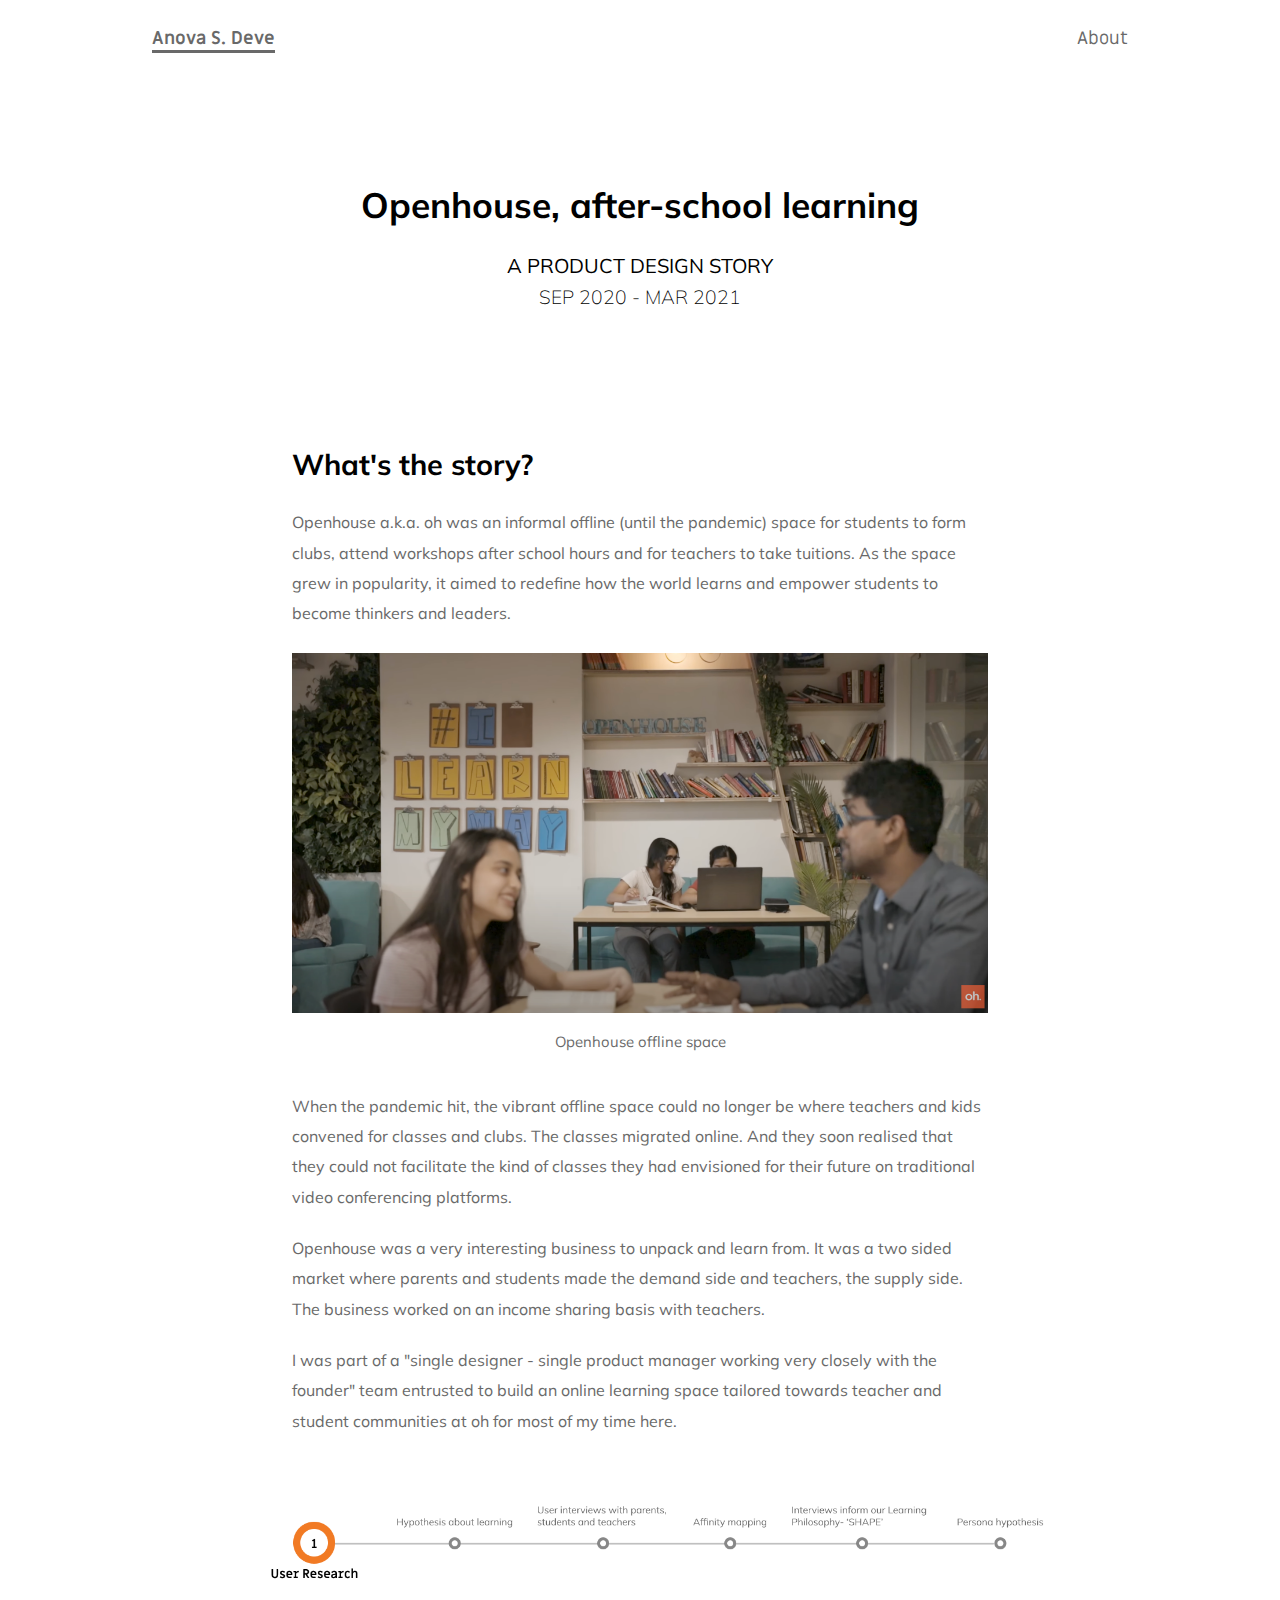
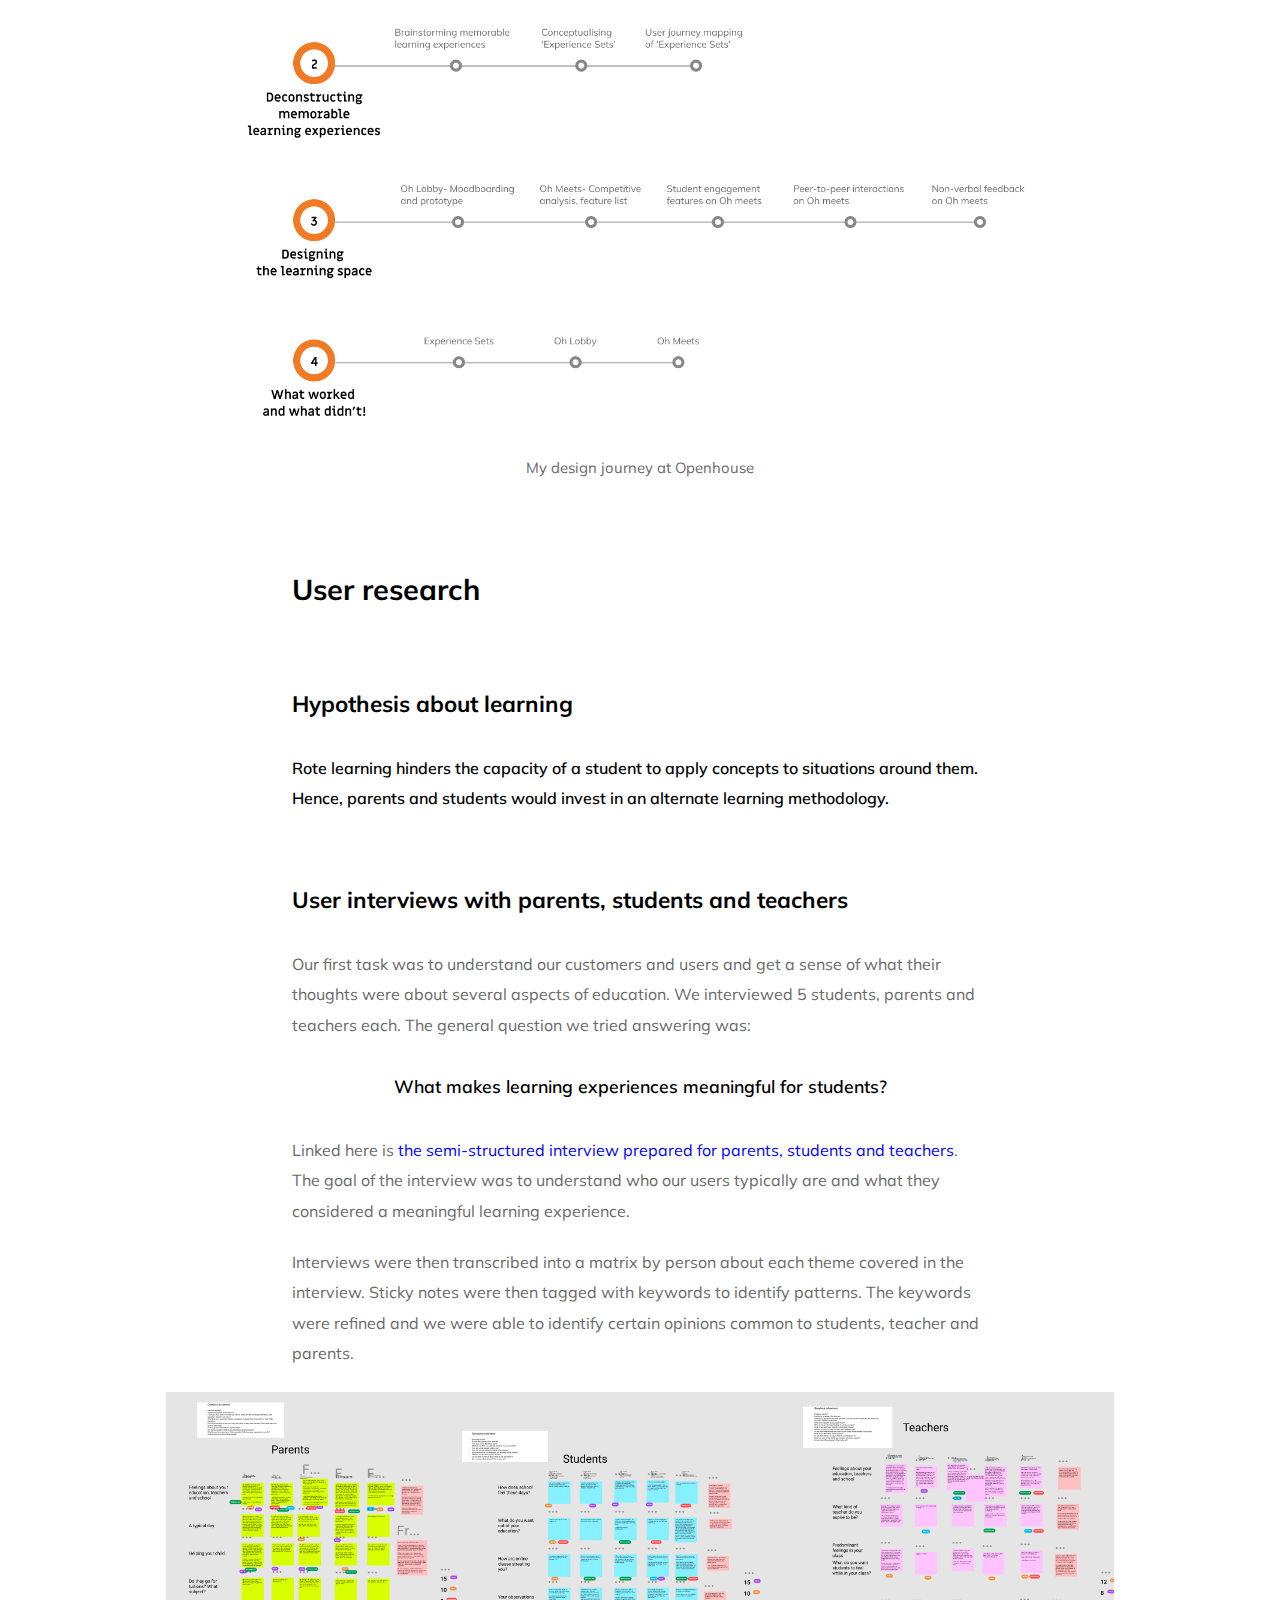
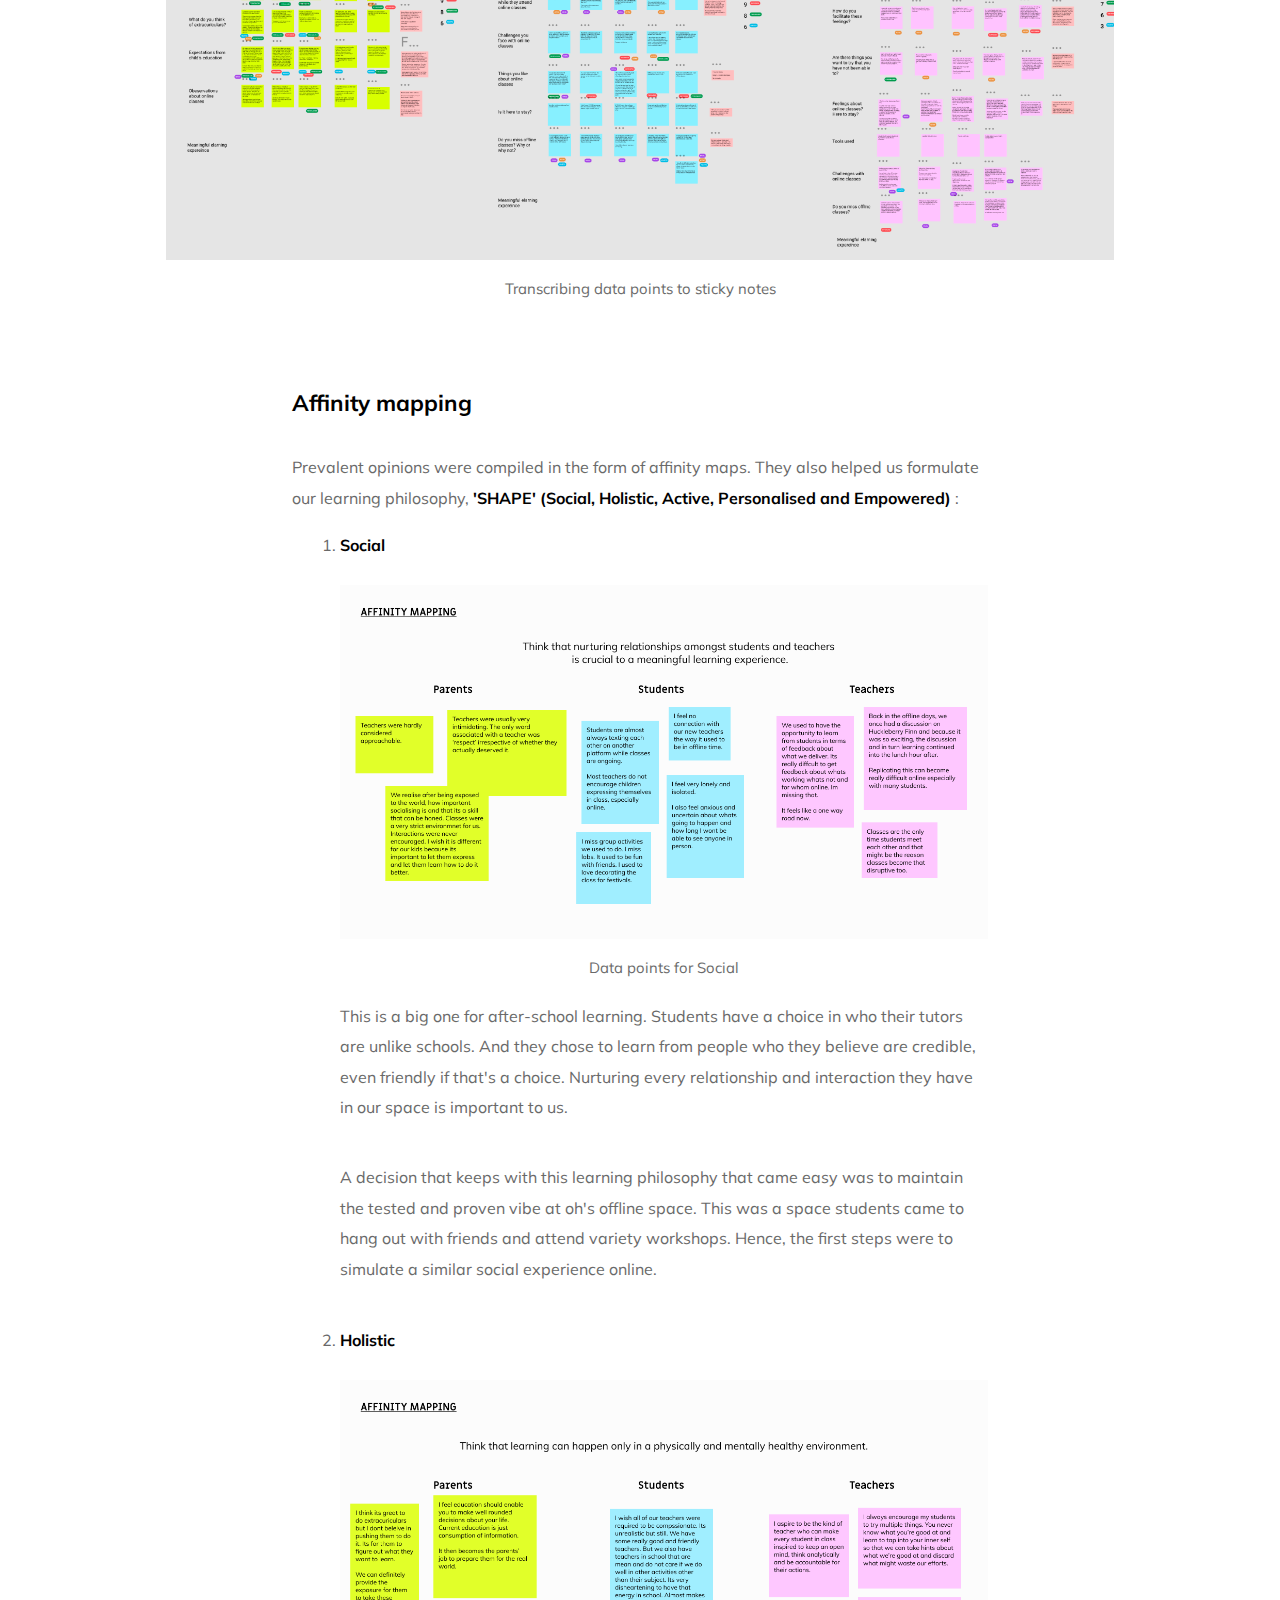
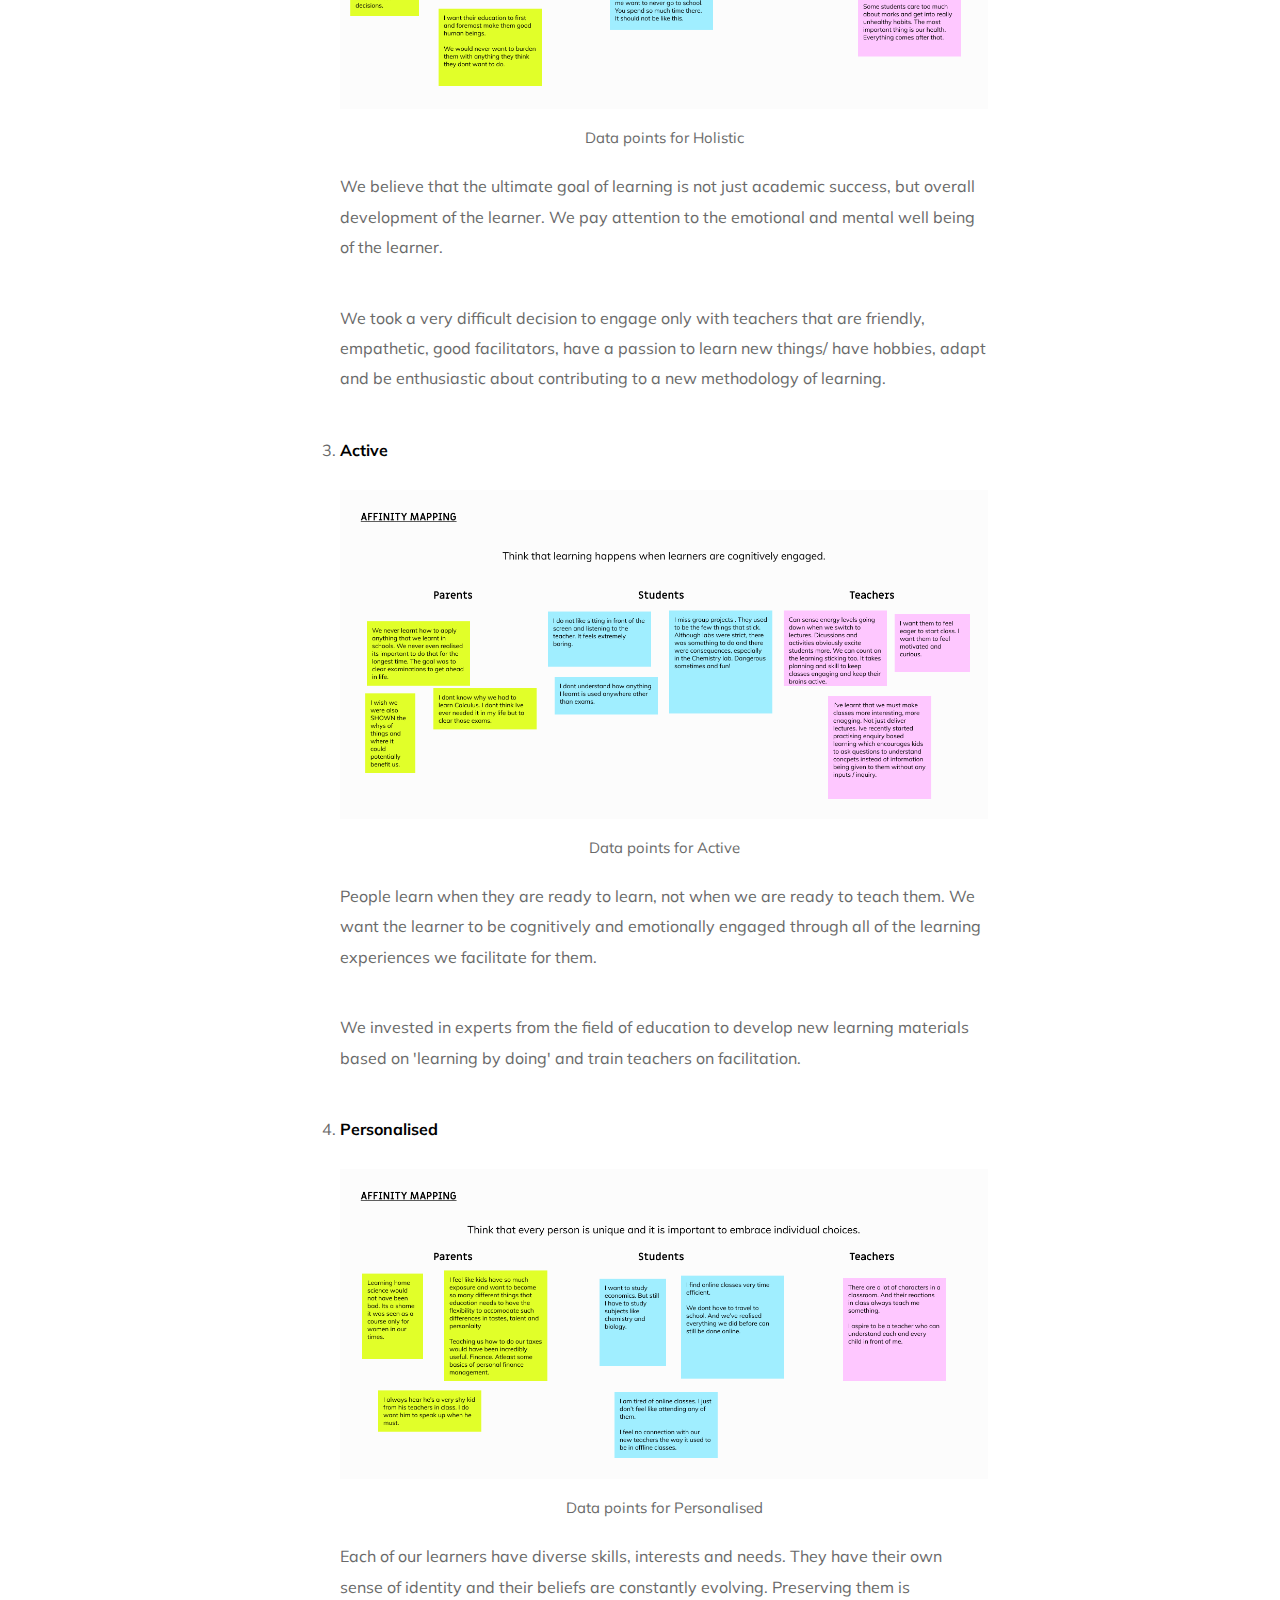
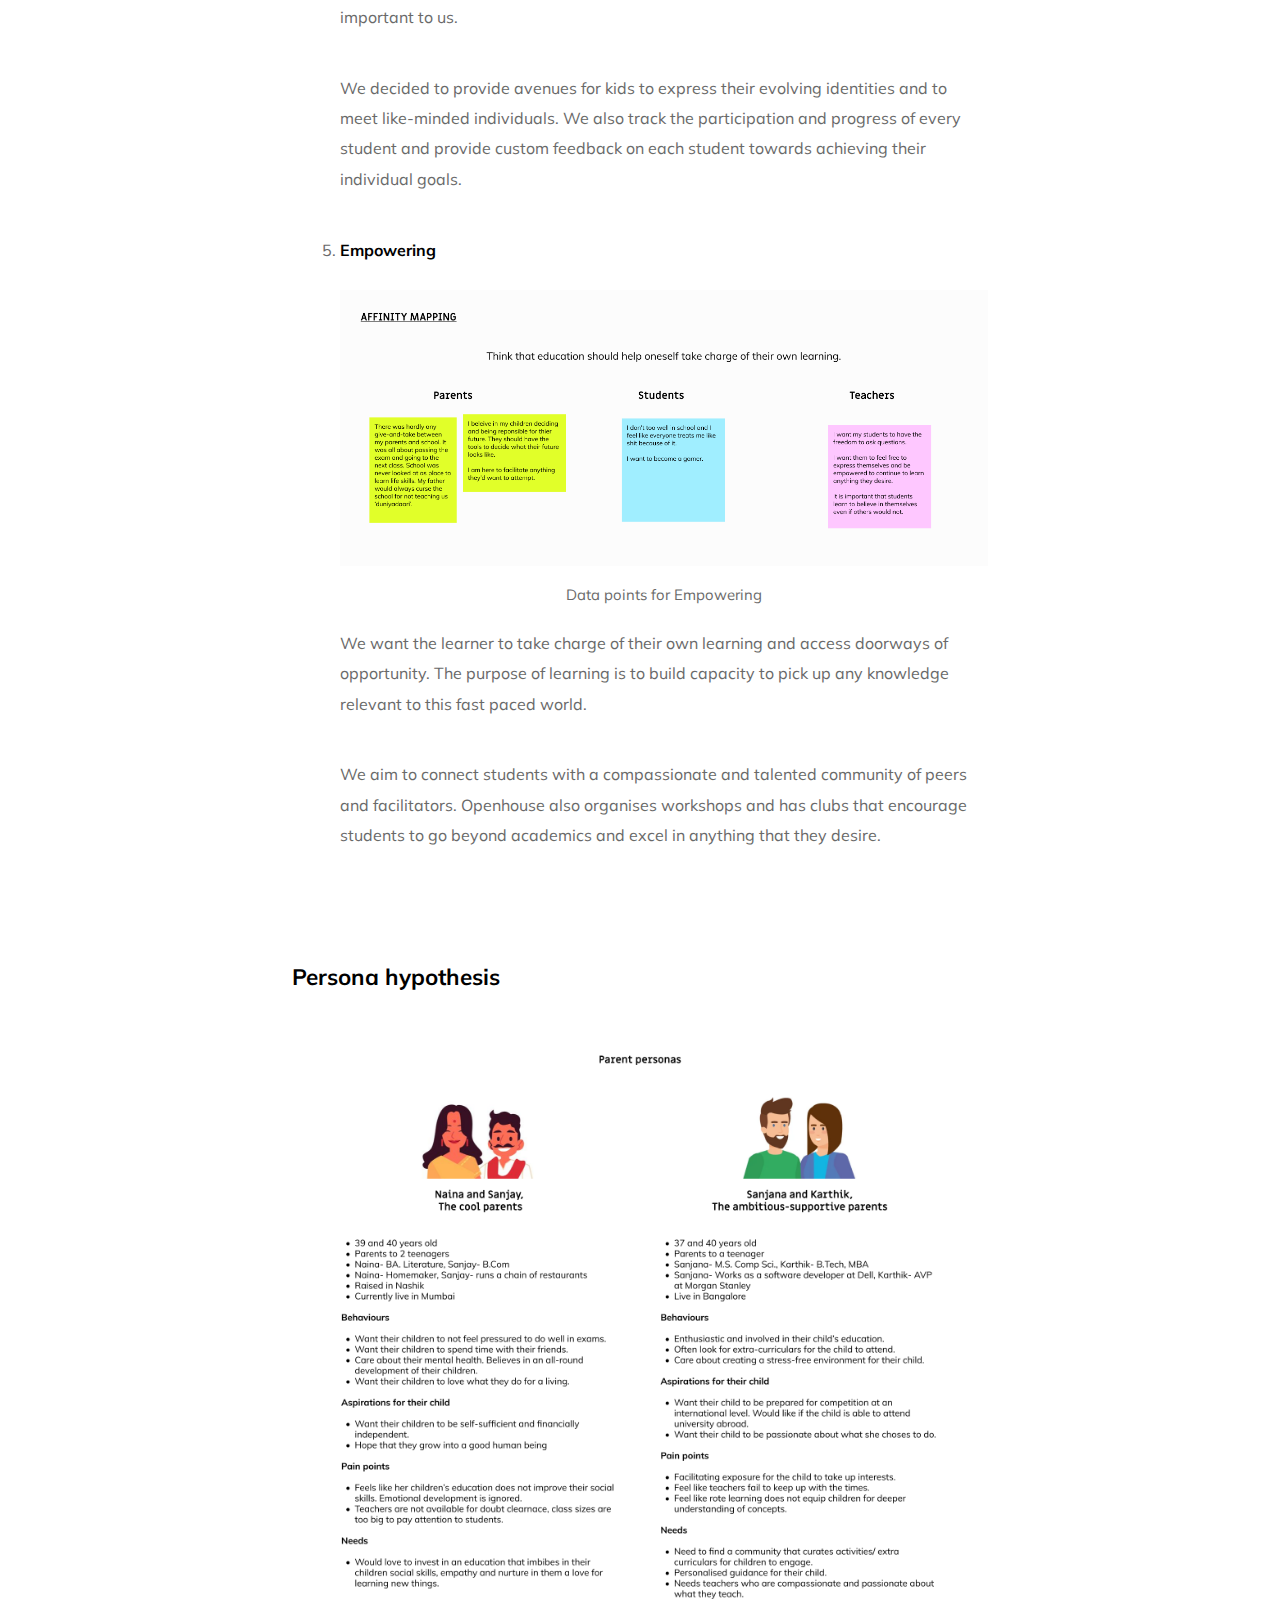
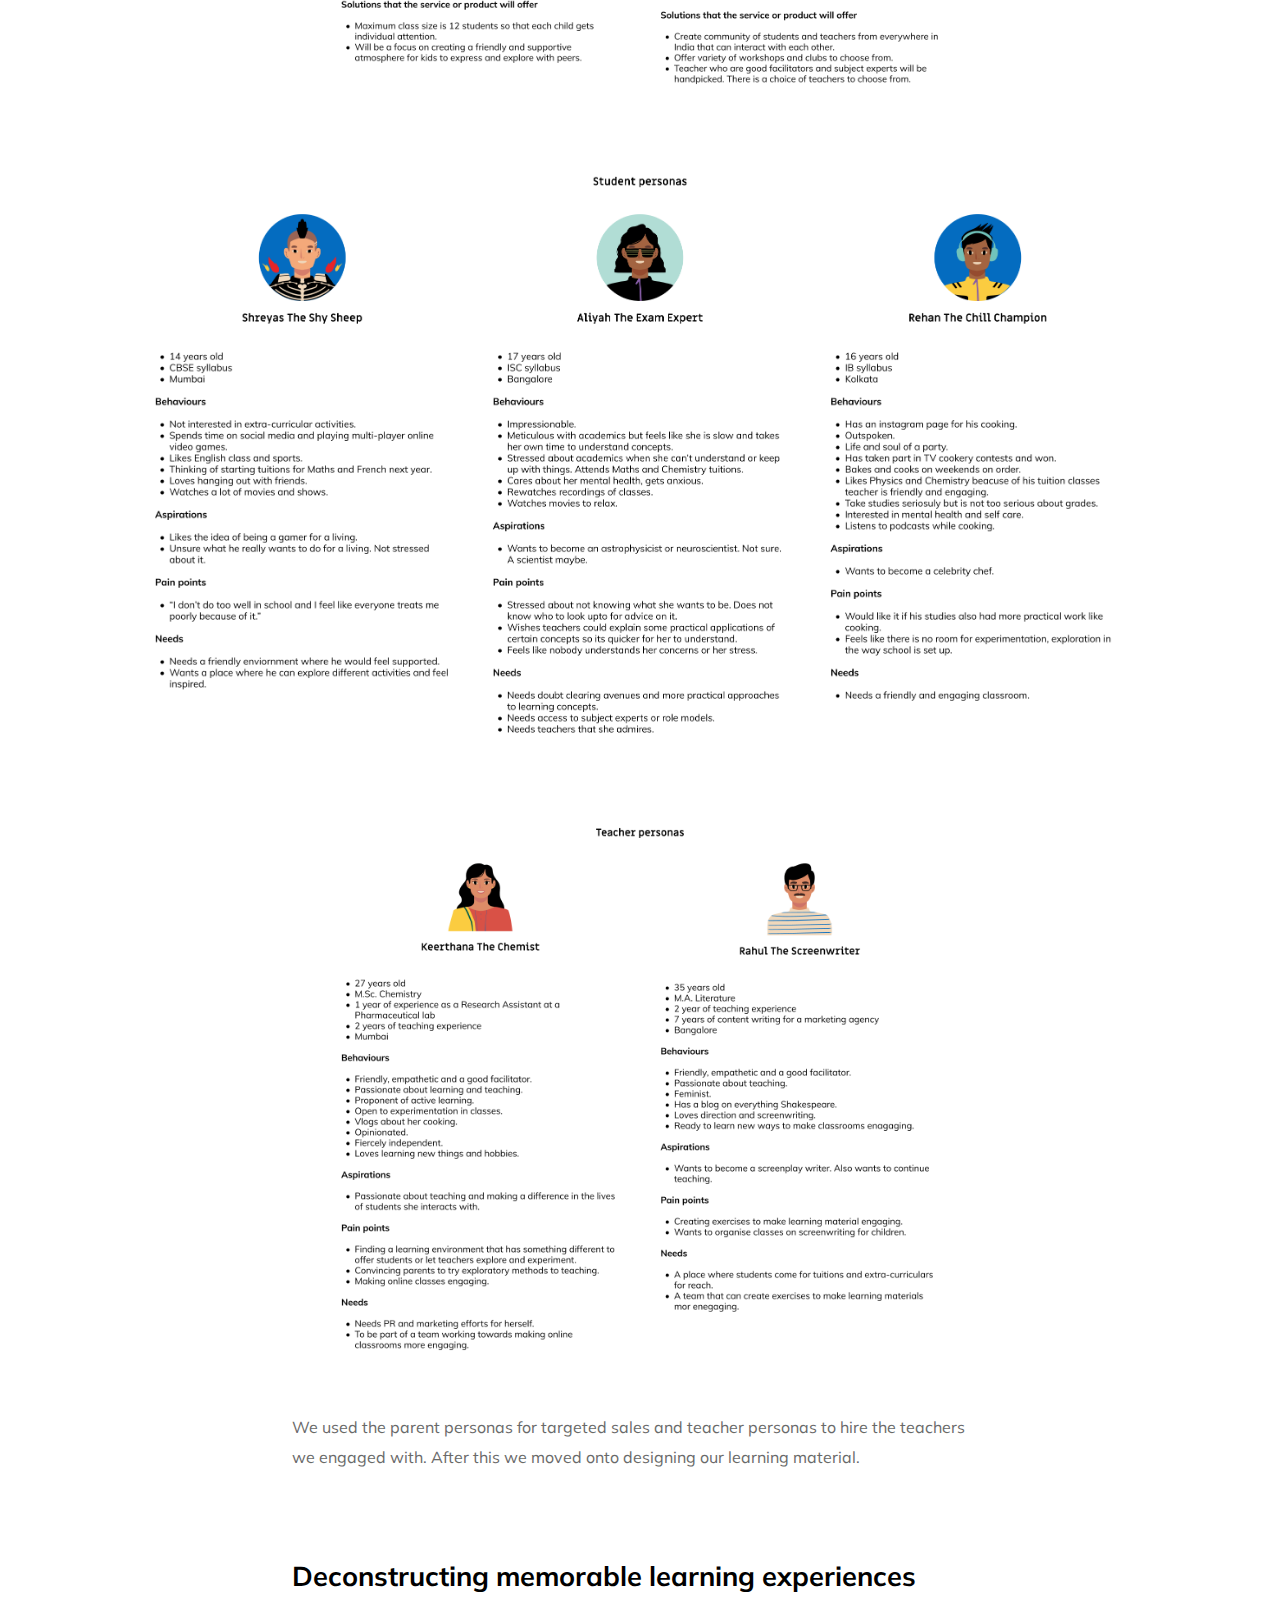
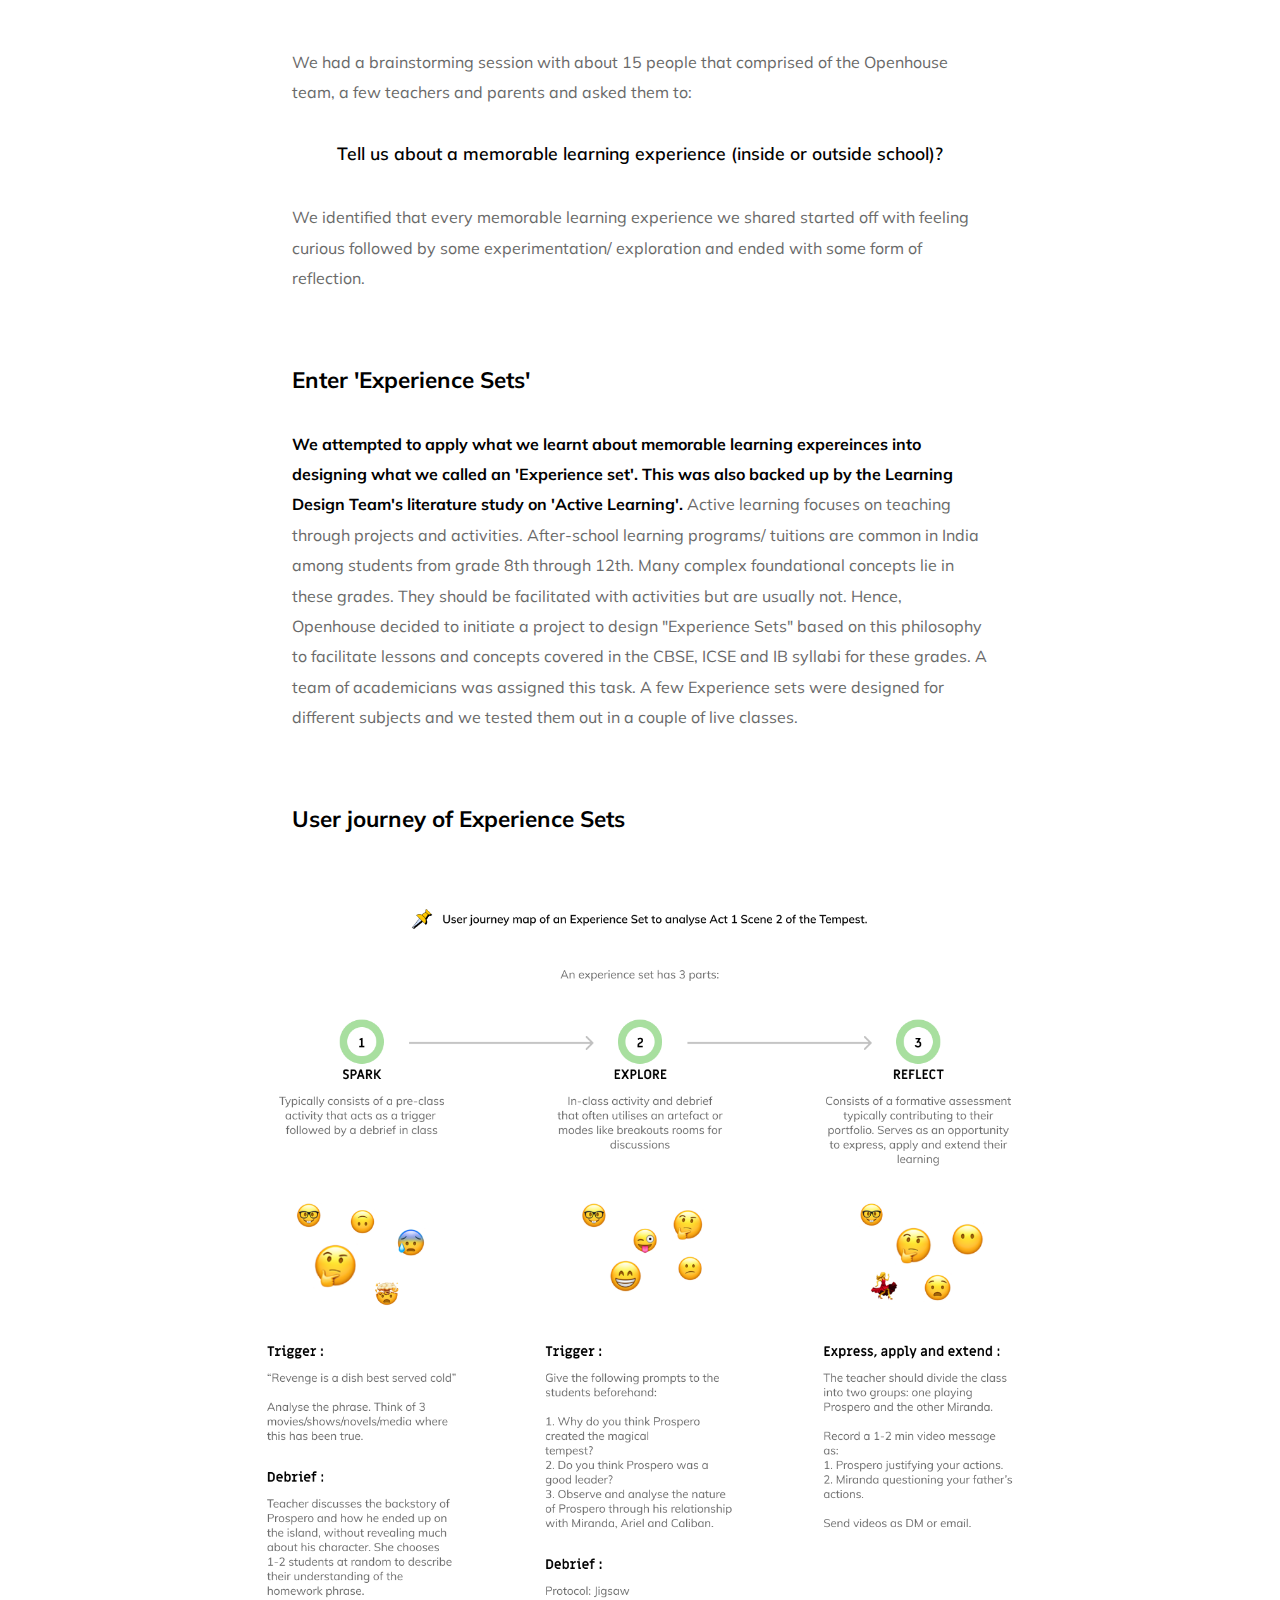
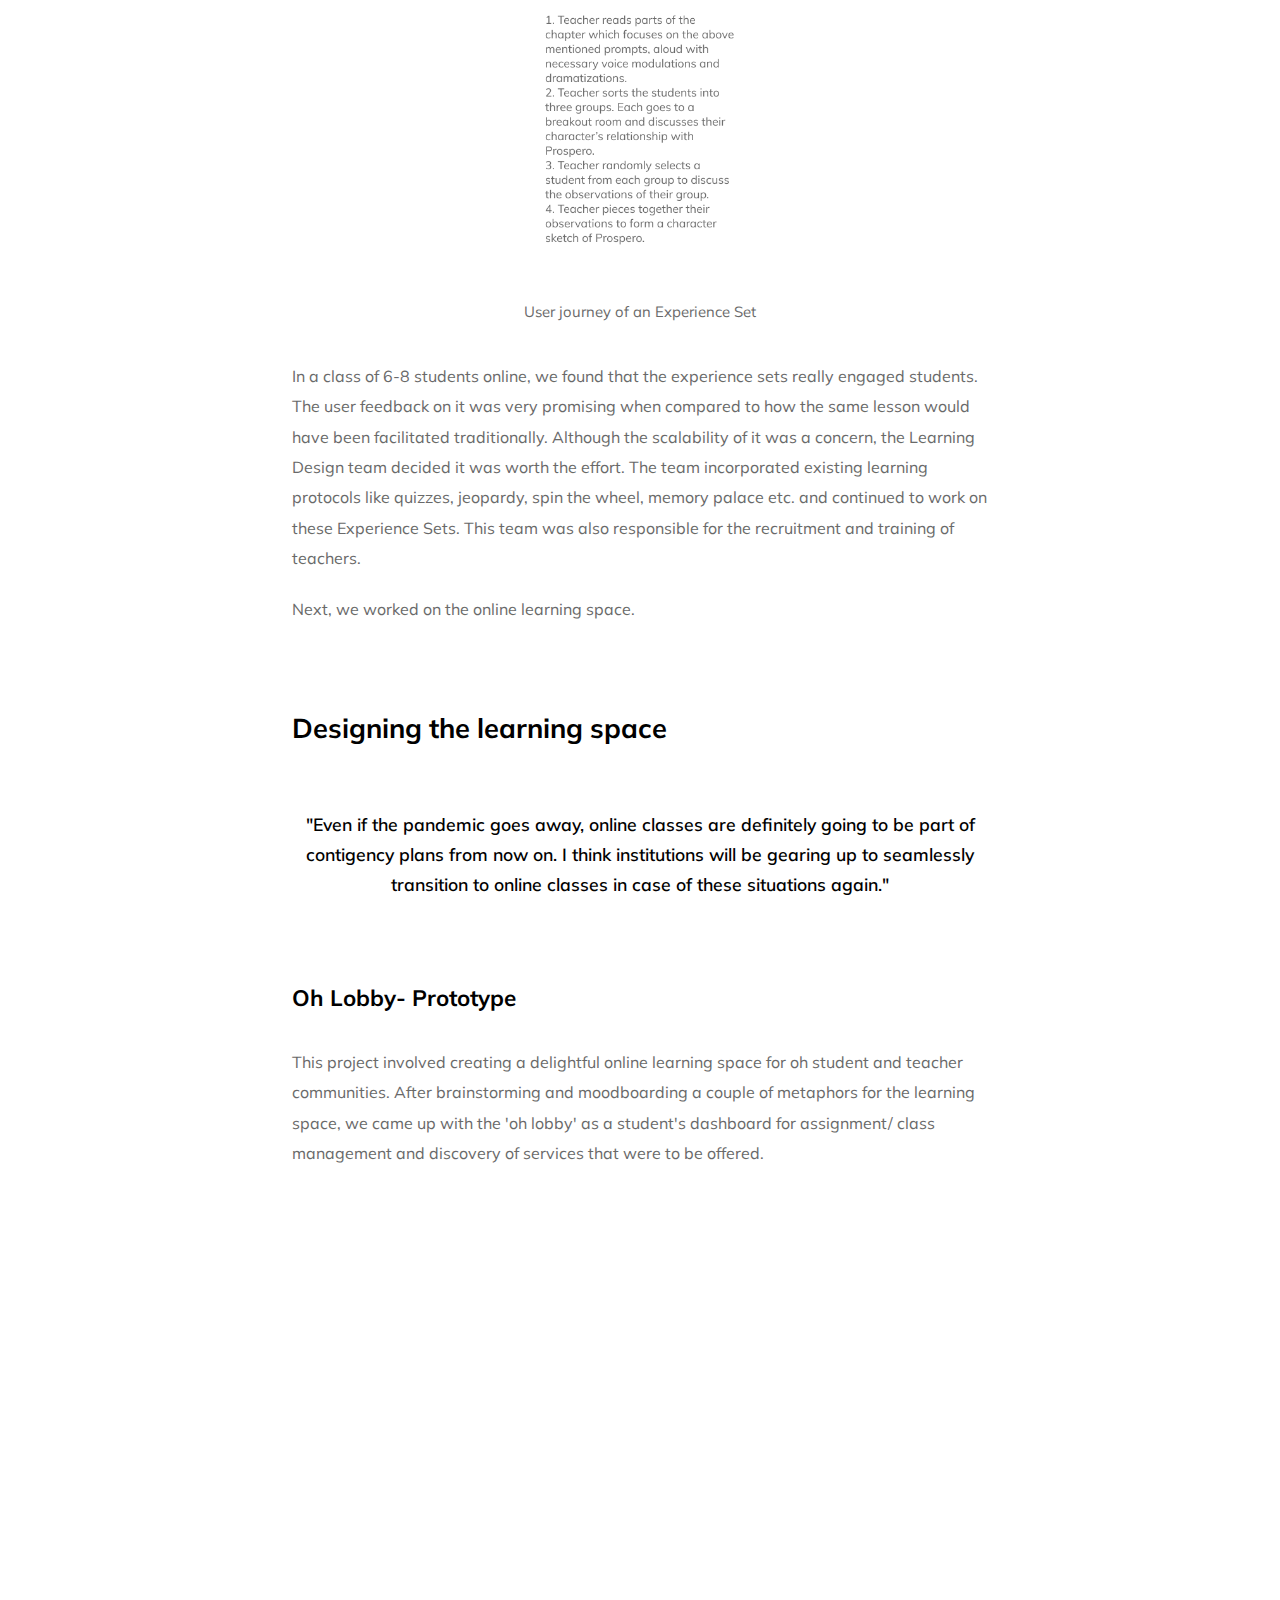
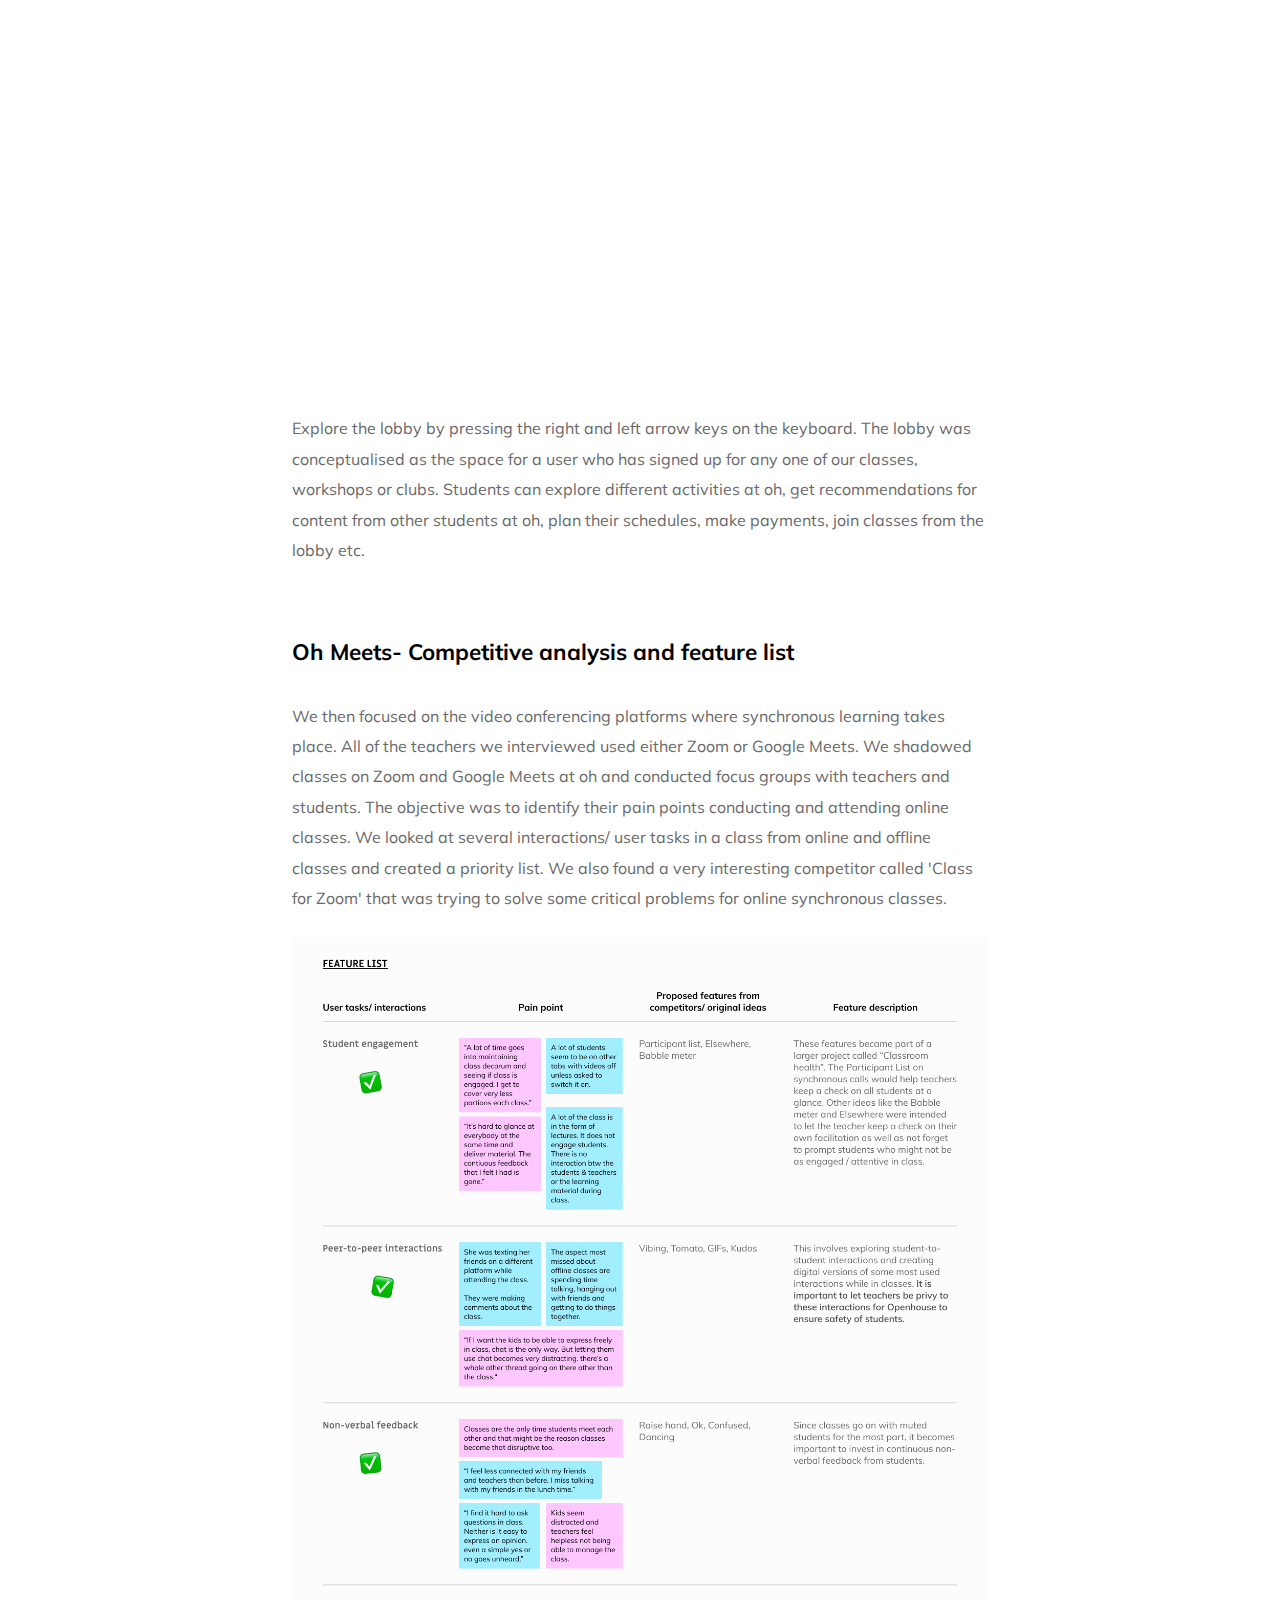
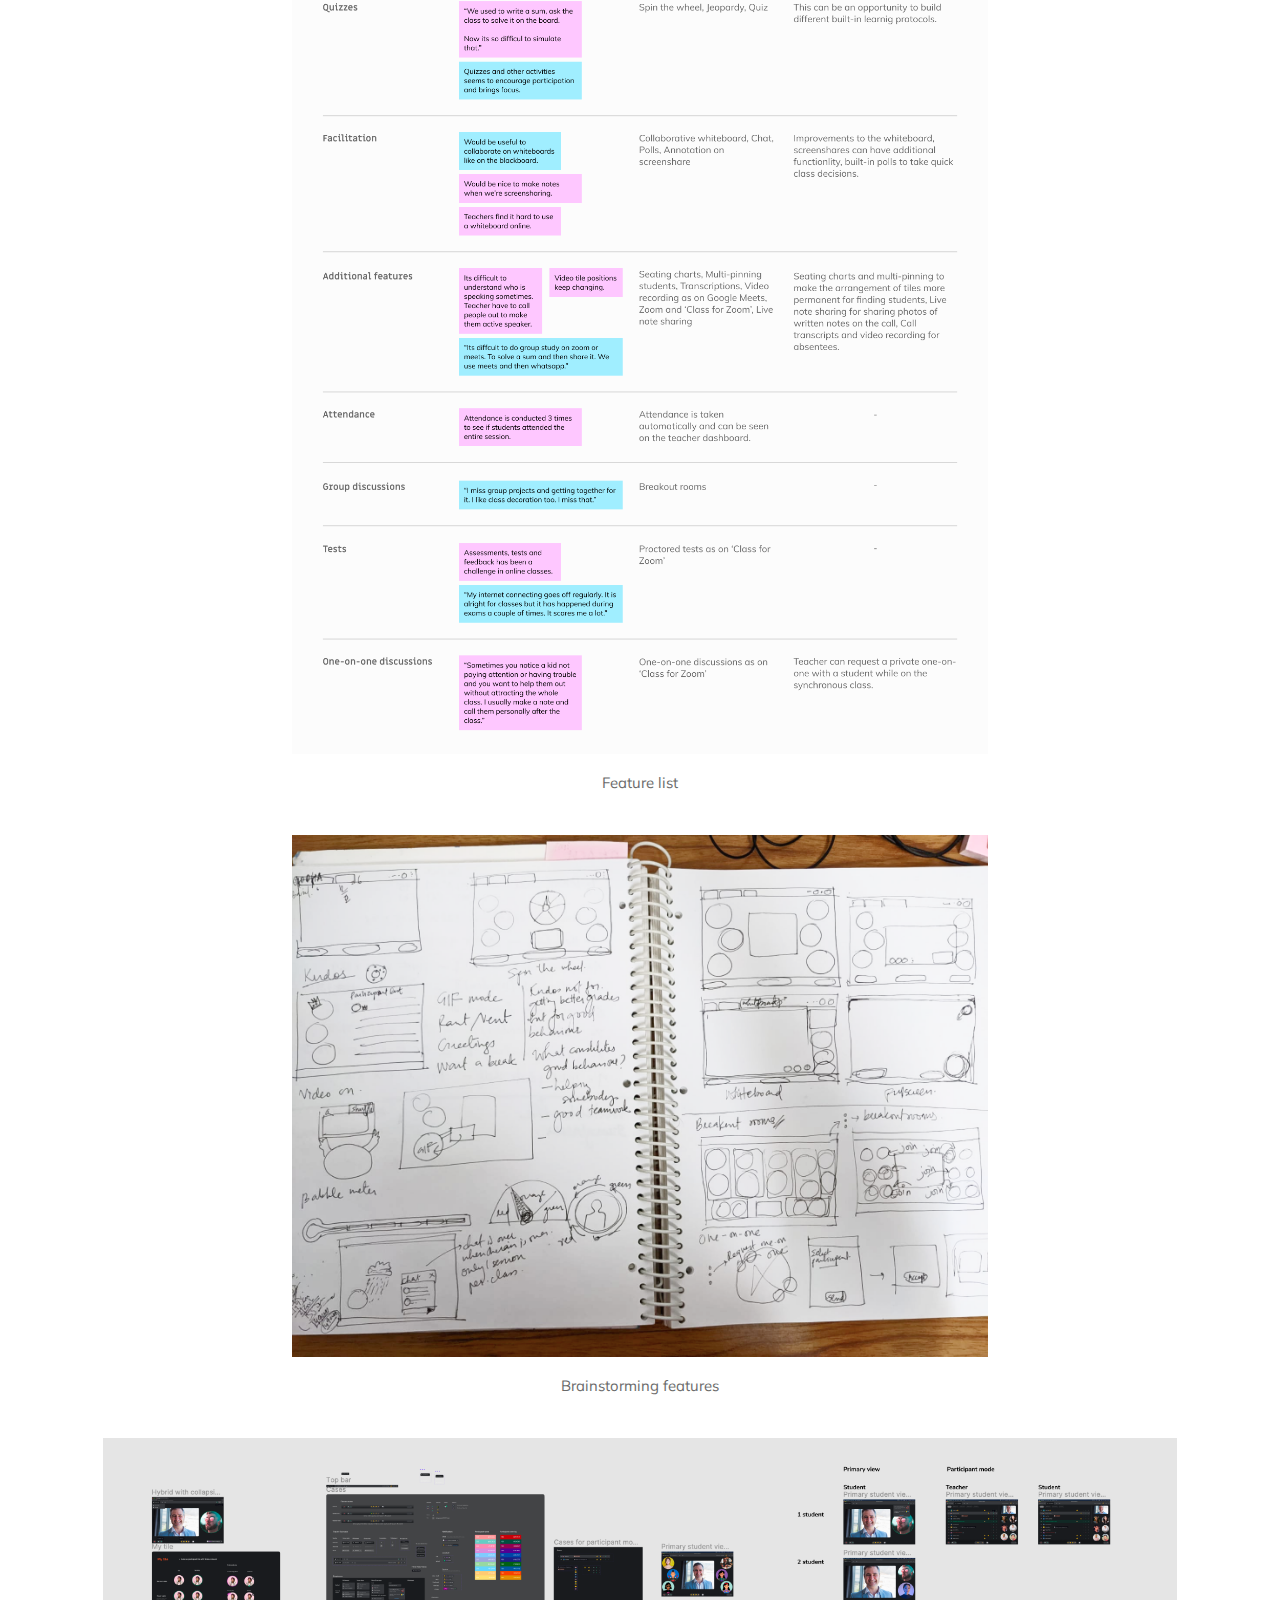
<file: case-study-4-content.html>
<!DOCTYPE html>
<html lang="en">

<head> <!-- change font source -->
	<title>Anova - Openhouse, after-school learning</title>
	<base href="" target="_blank">
	<meta charset="utf-8">
	<meta name="description" content="">
	<meta name="keywords" content="Anova">
	<meta name="author" content="Anova S. Deve">
  	<!-- <meta http-equiv="refresh" content="55"> -->
	<meta name="viewport" content="width=device-width, initial-scale=1.0">  <!-- Responsive width -->
	<link rel="shortcut icon" href="https://emojipedia-us.s3.dualstack.us-west-1.amazonaws.com/thumbs/120/apple/198/slice-of-pizza_1f355.png">
	<link rel="apple-touch-icon" href="https://emojipedia-us.s3.dualstack.us-west-1.amazonaws.com/thumbs/120/apple/198/slice-of-pizza_1f355.png">
	<link rel="stylesheet" type="text/css" href="c-section.css">
	<link rel="stylesheet" type="text/css" href="user-persona.css">
	<link rel="stylesheet" type="text/css" href="verbatim.css">
	<link rel="stylesheet" type="text/css" href="navbars.css">
	<link rel="stylesheet" type="text/css" href="style.css">
	<link href="https://fonts.googleapis.com/css?family=Muli:200,200i,300,300i,400,400i,600,600i,700,700i,800,800i,900,900i&display=swap" rel="stylesheet">
	<link href="https://fonts.googleapis.com/css?family=Miriam+Libre:400,700&display=swap&subset=latin-ext" rel="stylesheet">
	<link href="https://fonts.googleapis.com/css?family=Alex+Brush&display=swap" rel="stylesheet">
</head>

<body>
	<nav class="top-nav"> <!-- Top Tab navigation -->
		<a id="anova" href="anova.html" target="_self"><b>Anova S. Deve</b></a>
		<li class="nav-menu-items">
			<a class="nav-a" href="about-me.html" target="_self"><ul class="nav-ul">About</ul></a>
		</li>
	</nav>

	<a id="anova-1060" href="anova.html" target="_self"><b>Anova S. Deve</b></a>
	<div class="nav-menu-items-1060">
		<a class="nav-a-1060" href="about-me.html" target="_self">About</a>
	</div>
	
	<a id="anova-500" href="anova.html" target="_self"><b>Anova S. Deve</b></a>
	<div class="nav-menu-items-500">
		<a class="nav-a-500" href="about-me.html" target="_self">About</a>
	</div>
	
	<section class="grid-3"> <!-- content -->
		<h1 class="page-title">Openhouse, after-school learning</h1>
		<div class="case-study-tagline">A product design story</div>
		<div class="case-study-date">SEP 2020 - MAR 2021</div>
		  


		<h2 class="zero-margin-bott">What's the story? </h2>
		<!--<div class="full-width">
			<img class="cartoon" src="images/Meet-Maria.png" alt="why redesign tunein?">
		</div>
		<figcaption class="fig-tit">• Why Redesign TuneIn? •</figcaption>-->
		<!--<p class="text">One of the things that I realise I enjoy doing is writing and thinking through the work I have done. It helps me
			learn and reflect on what I did. So here goes my next journey. I've also taken 
			this opportunity to follow <a class="inline-links" href="https://classroom.udacity.com/courses/ud509">
				this Udacity course on Product Design</a> to chalk out this documention and taken the liberty to add what I could have done too.</p>-->
		<p class="text">Openhouse a.k.a. oh was an informal offline (until the pandemic) space for students to form clubs, attend workshops after school hours
			and for teachers to take tuitions. As the space grew in popularity, it aimed to redefine how the world learns
			and empower students to become thinkers and leaders.</p>

			<div class="full-width">
				<img class="ia-img" src="images/oh-pic1.png" alt="Openhouse physical space">
			</div>
			<figcaption class="fig-tit"> Openhouse offline space </figcaption>
			
		<p class="text">When the pandemic hit, the vibrant offline space could no longer be where teachers and kids convened for classes and clubs. 
			The classes migrated online. And they soon realised that they could not facilitate the kind of classes they had envisioned for their future 
			on traditional video conferencing platforms.</p>

			<p class="text">Openhouse was a very interesting business to unpack and learn from.
				It was a two sided market where parents and students made the demand side and teachers, the supply side. 
				The business worked on an income sharing basis with teachers.
			</p>
			
			<p class="text">I was part of a "single designer - single product manager working very closely with the founder" team entrusted 
			to build an online learning space tailored towards teacher and student communities at oh for most of my time here.
			</p>


			<div class="full-width">
				<img class="romap" src="images/ux-journey.png" alt="UX journey">
			</div>
			<figcaption class="fig-tit"> My design journey at Openhouse </figcaption>


		<h2 class="heading-two">User research</h2>

		<h4 class="heading-four">Hypothesis about learning</h4>

		<p class="text"><b class="semi-bold">Rote learning hinders the capacity of a student to apply concepts to situations around them. Hence, parents and students 
			would invest in an alternate learning methodology.</b>
		</p>

		<h4 class="heading-four">User interviews with parents, students and teachers</h4>

		<p class="text">Our first task was to understand our customers and users and get a sense of what their thoughts were about several aspects of education. 
			We interviewed 5 students, parents and teachers each. 
			The general question we tried answering was:
		</p>

		<p class="centralise-text"><b class="semi-bold">What makes learning experiences meaningful for students?</b></p>

		<p class="text">Linked here is<a class="inline-links" href="https://docs.google.com/document/d/15hSmdKNuKDhmQOWQsl0aoORDLswDZ5KCCSEi2Q0Yt4s/edit?usp=sharing">
			the semi-structured interview prepared for parents, students and teachers</a>.
			The goal of the interview was to understand who our users typically are and what they considered a meaningful learning experience.
		</p>

		<p class="text">Interviews were then transcribed into a matrix by person about each theme covered in the interview. Sticky notes were then tagged with keywords 
			to identify patterns. The keywords were refined and we were able to identify certain 
			opinions common to students, teacher and parents.</p>

	<div class="full-width">
		<img class="feamatrix" src="images/user interviews.png" alt="Gallery walk- transcribing data points to sticky notes">
	</div>
	<figcaption class="fig-tit"> Transcribing data points to sticky notes </figcaption>

		<h4 class="heading-four">Affinity mapping</h4>
		
		<p class="text">Prevalent opinions were compiled in the form of affinity maps. They also helped us formulate our learning philosophy, <b class="bold">'SHAPE' 
			(Social, Holistic, Active, Personalised and Empowered)</b> :</p>
		<ol class="num-list" type="1">

			<li class="list-item"><b class="bold">Social</b>
			</li>

			<div class="full-width">
				<img class="shape" src="images/social.png" alt="Social">
			</div>
			<figcaption class="fig-tit"> Data points for Social </figcaption>

			<p class="text-bottom-border">This is a big one for after-school learning. Students have a choice in who their tutors are unlike schools.
				And they chose to learn from people who they believe are credible, even friendly if that's a choice. Nurturing every relationship and
				interaction they have in our space is important to us.
			</p>

			<p class="text-bottom-border">A decision that keeps with this learning philosophy that came easy was to maintain the tested and proven vibe at oh's offline space.
				This was a space students came to hang out with friends and attend variety workshops.
				Hence, the first steps were to simulate a similar social experience online.
			</p>

			<li class="list-item"><b class="bold">Holistic</b>
			</li>

			<div class="full-width">
				<img class="shape" src="images/holistic.png" alt="Holistic">
			</div>
			<figcaption class="fig-tit"> Data points for Holistic </figcaption>

			<p class="text-bottom-border"> We believe that the ultimate goal of learning is not just academic success, but overall development of the learner. We pay attention
				to the emotional and mental well being of the learner.
			</p>

			<p class="text-bottom-border">We took a very difficult decision to engage only with teachers that are friendly, empathetic, good facilitators, have a passion to learn new things/ 
				have hobbies, adapt and be enthusiastic about contributing to a new methodology of learning.
			</p>

			<li class="list-item"><b class="bold">Active</b>
			</li>

			<div class="full-width">
				<img class="shape" src="images/active.png" alt="Active">
			</div>
			<figcaption class="fig-tit"> Data points for Active </figcaption>

			<p class="text-bottom-border">People learn when they are ready to learn, not when we are ready to teach them. We want the learner to be cognitively and emotionally
				engaged through all of the learning experiences we facilitate for them.
			</p>

			<p class="text-bottom-border">We invested in experts from the field of education to develop new learning materials based on 'learning by doing' and train teachers on facilitation.
			</p>

			<li class="list-item"><b class="bold">Personalised</b>
			</li>

			<div class="full-width">
				<img class="shape" src="images/personalised.png" alt="Personalised">
			</div>
			<figcaption class="fig-tit"> Data points for Personalised </figcaption>

			<p class="text-bottom-border">Each of our learners have diverse skills, interests and needs. They have their own sense of identity and their beliefs are constantly evolving.
				Preserving them is important to us.
			</p>

			<p class="text-bottom-border">We decided to provide avenues for kids to express their evolving identities and to meet like-minded individuals.
				 We also track the participation and progress of every student and provide custom feedback on each student towards achieving their individual goals.
			</p>

			<li class="list-item"><b class="bold">Empowering</b>
			</li>

			<div class="full-width">
				<img class="shape" src="images/empowered.png" alt="Empowered">
			</div>
			<figcaption class="fig-tit"> Data points for Empowering </figcaption>

			<p class="text-bottom-border"> We want the learner to take charge of their own learning and access doorways of opportunity. The purpose of learning 
				is to build capacity to pick up any knowledge relevant to this fast paced world.
			</p>

			<p class="text-bottom-border">We aim to connect students with a compassionate and talented community of peers and facilitators. Openhouse also organises workshops and has clubs 
				that encourage students to go beyond academics and excel in anything that they desire. 
			</p>

		</ol>

		<h4 class="heading-four">Persona hypothesis</h4>

		<div class="full-width">
			<img class="tagimg" src="images/parent-personas.png" alt="Empowered">
		</div>


		<div class="full-width">
			<img class="heuwalk" src="images/student-personas.png" alt="Empowered">
		</div>


		<div class="full-width">
			<img class="tagimg" src="images/teacher-personas.png" alt="Empowered">
		</div>

		<p class="text">We used the parent personas for targeted sales and teacher personas to hire the teachers we engaged with.
			After this we moved onto designing our learning material.
		</p>


		<h3 class="heading-three">Deconstructing memorable learning experiences</h3>

		<p class="text">
			We had a brainstorming session with about 15 people that comprised of the Openhouse team, a few teachers and parents and asked them to: 
		</p>


		<p class="centralise-text"><b class="semi-bold">Tell us about a memorable learning experience (inside or outside school)?</b></p>

		<p class="text">
			We identified that every memorable learning experience we shared started off with feeling curious followed by some experimentation/ exploration and ended with some form of reflection.
		
		</p>

		<h4 class="heading-four">Enter 'Experience Sets'</h4>

		<p class="text">
	
			<b class="bold">We attempted to apply what we learnt about memorable learning expereinces into designing what we called an 'Experience set'. 
			This was also backed up by the Learning Design Team's literature study on 'Active Learning'.</b>
		Active learning focuses on teaching through projects and activities. After-school learning programs/ tuitions are common in India among students from grade 8th through 12th. 
				Many complex foundational concepts lie in these grades. They should be facilitated with activities but are usually not. Hence, Openhouse decided to initiate a project  
				to design "Experience Sets" based on this philosophy to facilitate lessons and concepts 
				covered in the CBSE, ICSE and IB syllabi for these grades. A team of academicians was assigned this task.
				A few Experience sets were designed for different subjects and we 
				tested them out in a couple of live classes. 
		</p>

		<h4 class="heading-four">User journey of Experience Sets</h4>

		<div class="full-width">
			<img class="romap" src="images/experience-sets.png" alt="User journey of an Experience Set">
		</div>
		<figcaption class="fig-tit"> User journey of an Experience Set </figcaption>

		<p class="text">In a class of 6-8 students online, we found that the experience sets really engaged students. The user feedback on it was very promising when compared 
			to how the same lesson would have been facilitated traditionally. Although the scalability of it was a concern, the Learning Design team decided it was worth the effort. 
			The team incorporated existing learning protocols like quizzes, jeopardy, spin the wheel, memory palace etc. and continued to work on these Experience Sets. This
			team was also responsible for the recruitment and training of teachers.
		</p>

		<p class="text">Next, we worked on the online learning space.</p>

		<h3 class="heading-three">Designing the learning space</h3>

		<p class="centralise-text"><b class="semi-bold">"Even if the pandemic goes away, online classes are definitely going to be part of contigency plans from now on. 
			
			I think institutions will be gearing up to seamlessly transition to online classes in case of these situations again."</b></p>
		
		<h4 class="heading-four">Oh Lobby- Prototype</h4>

		<p class="text">This project involved creating a delightful online learning space for oh student and teacher communities.
			After brainstorming and moodboarding a couple of metaphors for the learning space, we came up with the 'oh lobby' as a student's dashboard for assignment/ class management and discovery of services
			that were to be offered.</p>

		<div class="full-width">
		<iframe class="figma" width="65%" height="800" src="https://www.figma.com/embed?embed_host=share&url=https%3A%2F%2Fwww.figma.com%2Fproto%2FuVWTPNjg29aahdCxyMFhh0%2FOh-lobby%3Fpage-id%3D1%253A61507%26node-id%3D575%253A24751%26viewport%3D413%252C48%252C0.13%26scaling%3Dscale-down%26starting-point-node-id%3D575%253A16205" allowfullscreen></iframe>
		</div>

		<p class="text">Explore the lobby by pressing the right and left arrow keys on the keyboard. The lobby was conceptualised as the space for a user who has signed up for 
			any one of our classes, workshops or clubs. Students can explore different activities at oh, get recommendations for content from other students at oh, plan their schedules, 
			make payments, join classes from the lobby etc.</p>

		<h4 class="heading-four">Oh Meets- Competitive analysis and feature list</h4>
		
		<p class="text">We then focused on the video conferencing platforms where synchronous learning takes place. All of the teachers we interviewed used either Zoom or Google Meets.
			We shadowed classes on Zoom and Google Meets at oh and conducted focus groups with teachers and students. The objective was to identify their pain points conducting and attending
			online classes. We looked at several interactions/ user tasks in a class from online and offline classes and created a priority list. We also found a very interesting competitor
			called 'Class for Zoom' that was trying to solve some critical problems for online synchronous classes.
		</p>

	
		<div class="full-width">
			<img class="ia-img" src="images/synchronous-classes.png" alt="Feature list">
		</div>
		<figcaption class="fig-tit"> Feature list </figcaption>


		<div class="full-width">
			<img class="ia-img" src="images/wireframes-oh.png" alt="Empowered">
		</div>
		<figcaption class="fig-tit"> Brainstorming features </figcaption>

		<div class="full-width">
			<img class="heuwalk" src="images/oh-meets.png" alt="Basic deisgn of oh meets">
		</div>
		<figcaption class="fig-tit"> Snapshot of the basic design of oh-meets </figcaption>

		<p class="text">I worked with the project manager on creating the feature list and brainstorming the possibilities.
			<b class="bold">I had the chance to contribute towards the design of the platform as we see in the designs below and a few other fun features- Student engagement, 
			Peer to peer interactions and Non-verbal feedback.</b> Other features were detailed out by fellow designers.
		</p>

		<h4 class="heading-four">Student engagement features</h4>

		<p class="text">Although the learning material and facilitation are key to ensurng "Active" classrooms, the student engagement features were built in as a way
			to quantify and analyse engagement in classrooms. It was also envisioned to create continuous and effective feedback loops.</p>

		<h5 class="heading-four">1. Elsewhere</h5>
		<p class="text">When a student moves to another tab on their browser, their video tile becomes black and white and says 'Elsewhere'. 
			This wasn't a widely popular idea among students but with a close knit and friendly class like at Openhouse, it was introduced not to penalise students but 
			in the hopes that it might become a topic for lighter moments in class and in turn keep students engaged in class.</p>

		<div class="full-width">
			<img class="ia-img" src="images/elsewhere.png" alt="Elsewhere">
		</div>
		<figcaption class="fig-tit"> Elsewhere </figcaption>

		<h5 class="heading-four">2. Participant list</h5>
		<p class="text">The teacher can get a succint picture of everything happening realtime in a neatly ordered list, 
			apply filters to the list and take actions if required. This becomes especially useful for when there are more than 6 students in class as that's the max 
			the screen can show at a time.</p>

		<div class="full-width">
			<img class="ia-img" src="images/participant-list.png" alt="Partcipant list">
		</div>
		<figcaption class="fig-tit"> Participant list 
		</figcaption>

		<h5 class="heading-four">3. Babble meter</h5>
		<p class="text">We identified that it is diffcult to facilitate and at the same time pay attention to each student while on a call.
			To help with this we give teachers, in realtime, an idea of how much each student has been speaking 
			and direct the teacher's attention to prompt those who may not be speaking much or at all.</p>

		<div class="full-width">
			<img class="ia-img" src="images/babble-meter.png" alt="Babble meter">
		</div>
		<figcaption class="fig-tit"> Babble meter 
		</figcaption>

		<h4 class="heading-four">Peer to peer interactions</h4>

		<p class="text">These features were designed to enable expression in class. 'Greetings with a tomato' augments lighter moments, 'GIF tiles' allow for personalised 
			expression and 'Vibing' gives introverts a chance to start with expressing agreement! These p2p interactions bundled with the 'Babble meter' and 'Elsewhere' could
		provide a wealth of information about the health of a classroom and of each child longitudinally.</p>

		<h5 class="heading-four">1. Greetings with a tomato</h5>
		<p class="text">We wanted to incentivise those who come to class with their videos on by giving them access 
			to this feature. This feature
			lets the teacher and students throw as many tomatoes as they'd like on others on the call. The prompts into the class are 'Throw tomatoes' and 'Enter quietly'. 
			'Enter quietly' lets them enter class with their videos off and they will be unable to throw tomatoes on anybody for the duration of the class. 
			It serves as a mood check for when a student enters the class and also serves to set the tone for any of our classes.</p>

		<div class="full-width">
			<img class="ia-img" src="images/throw-tomatoes.png" alt="Lobby-tomato">
		</div>

		<div class="full-width">
			<img class="ia-img" src="images/tomato.png" alt="Greetings with a tomato">
		</div>
		<figcaption class="fig-tit"> Greetings with a tomato 
		</figcaption>

		<h5 class="heading-four">2. Vibing</h5>
		<p class="text">This is the millenial version of the '+1' reaction on platforms like slack. When a person "vibes" (clicks on the Shaka button) with 
			another person in class, we see a neon vibing sign and glow on them simultaneously.</p>

		<div class="full-width">
			<img class="ia-img" src="images/vibing.png" alt="Vibing">
		</div>
		<figcaption class="fig-tit"> Vibing 
		</figcaption>

		<h5 class="heading-four">3. GIF tile</h5>
		<p class="text">The video tile of a person changes to the GIF they posted on the chat.</p>

		<div class="full-width">
			<img class="ia-img" src="images/GIF.png" alt="GIF tiles">
		</div>
		<figcaption class="fig-tit"> GIF tile 
		</figcaption>

		<h4 class="heading-four">Non-verbal feedback</h4>

		<p class="text">The handraise, thumbs up and other similar reactions have become a staple on Zoom and serve multiple one-to many interactions 
			including classrooms. 
		</p>

		<h5 class="heading-four">1. One-to-many reactions</h5>
		<p class="text">We built 4 reactions keeping to the Oh tone including a hand-raise 
			to cover a good number of situations in class. The handraise is persistant and remains until the teacher/ the student themselves put it down. The other reactions
			last for 10 seconds like on Zoom.</p>
		<div class="full-width">
			<img class="ia-img" src="images/Non-verbal-feedback.png" alt="Non-verbal feedback">
		</div>
		<figcaption class="fig-tit"> One-to-many reactions 
		</figcaption>

	
		<p class="text">A governing rule while designing most interactions was to make them happen right where the classes are. 
			The intention was to avoid potentially distracting threads 
			that can go on in the chatbox or elsewhere and bring the fun right where the class is. This was also done to establish the tone that we aspire to for classes at Openhouse.
		</p>

		<p class="text">Since we were a growing startup and had a user base of only 40 teachers and 200 students, we did not setup elaborate tracking on our features.
			We used user testing at different stages of the feature to get feedback.
		</p>

		<h3 class="heading-three">What worked and what didn't!</h3>

		<ol class="num-list-take" type="1">
			<li class="list-item-takeaway"><b class="bold-miriam">Experience Sets :</b> Our user research resulted in two very tangible outcomes- our learning philosophy
				and the persona hypothesis. The learning philosophy
				helped us onboard new members and align teams. The persona hypothesis helped sales teams target demand and supply better. However, it also led us to understand 
				the limitations of our vision. We realised the gaps that existed in the quality of teachers available and teachers required to execute our vision.  
				Onboarding unsuitable teachers for growth and the resulting lag in scaling 'Experience sets' was leading to churn. The ultimate decision was to focus on developing
				learning materials and trainings teachers to facilitate active learning.
			</li>
			<li class="list-item-takeaway"><b class="bold-miriam">Oh lobby :</b> Oh Lobby found success for customers as the place to discover clubs, workshops and seasonal services
				like group study sessions during exams, mini-courses for popular tough topics, mock tests etc. Clubs and workshops by Openhouse went on to
				become the main sources of revenue for the coming quarters. We found that about 60% of our workshop registrations and around 67% of our club registrations in first 2 quarters 
				from the Oh Lobby since its release.
			</li>
			<li class="list-item-takeaway-last"><b class="bold-miriam">Oh Meets :</b> Very aptly but unfortunately, design and development of Oh-Meets was put on hold.
				Openhouse decided to focus on strengthening its learning materials and training facilitators. Although these were problems some of us could foresee while on the journey, 
				the product experiments that we did were well received by students at oh and 
				created a whole deal of excitement. I would have loved to see how it faired in the long run. I anticipated some surprising learnings with the product as well!
			</li>
		</ol>

		<figcaption class="emoji-end">&#127797</figcaption>
		<p class="text-block"> Thank you for your time. I'd love to know what you thought of the ideas!</p>

		<div class="carousel">
			<button class="home" onclick="window.open('experiments.html','_self')">Previous</button>
			<button class="home-right" onclick="window.open('case-study-1.html','_self')">Next</button>
		</div> 
	
		<div class="carousel-950">
			<button class="home-950" onclick="window.open('experiments.html','_self')"> < </button>
			<button class="home-right-950" onclick="window.open('case-study-1.html','_self')"> > </button>
		</div>

	</section>

	<nav class="bottom-nav"> <!-- see work and contact -->
		<a class="contacts" href="https://www.linkedin.com/in/anova-sudeep-deve/" target="_blank">LinkedIn</a>
		<a class="contacts" href="https://deveanova.medium.com/list/ux-work-samples-09275fb226c8" target="_blank">Medium</a>
	</nav>

	<nav class="bottom-nav-900 bottom-nav-500"> <!-- see work and contact -->
		<a href="https://www.linkedin.com/in/anova-sudeep-deve/" target="_blank">
			<svg xmlns="http://www.w3.org/2000/svg" class="icon" height="3rem" width="3rem" viewBox="0 0 34 34">
				  <path d="M34,2.5v29A2.5,2.5,0,0,1,31.5,34H2.5A2.5,2.5,0,0,1,0,31.5V2.5A2.5,2.5,0,0,1,2.5,0h29A2.5,2.5,0,0,1,34,2.5ZM10,13H5V29h5Zm.45-5.5A2.88,2.88,0,0,0,7.59,4.6H7.5a2.9,2.9,0,0,0,0,5.8h0a2.88,2.88,0,0,0,2.95-2.81ZM29,19.28c0-4.81-3.06-6.68-6.1-6.68a5.7,5.7,0,0,0-5.06,2.58H17.7V13H13V29h5V20.49a3.32,3.32,0,0,1,3-3.58h.19c1.59,0,2.77,1,2.77,3.52V29h5Z"/></svg>
		</a>
		<a href="https://deveanova.medium.com/list/ux-work-samples-09275fb226c8" target="_blank">
			<svg class="icon" height="3rem" width="4rem" viewBox="0 0 1633.77 1150.51" xmlns="http://www.w3.org/2000/svg"><path d="m883.45 576.26c0 163.67-131.78 296.35-294.33 296.35s-294.34-132.68-294.34-296.35 131.78-296.36 294.34-296.36 294.33 132.69 294.33 296.36"/><path d="m1206.34 576.26c0 154.06-65.89 279-147.17 279s-147.17-124.94-147.17-279 65.88-279 147.16-279 147.17 124.9 147.17 279"/><path d="m1338.41 576.26c0 138-23.17 249.94-51.76 249.94s-51.75-111.91-51.75-249.94 23.17-249.94 51.75-249.94 51.76 111.9 51.76 249.94"/><path d="m1633.77 0h-296.29v.25h-1041.19v-.25h-296.29v1150.07h119.51v.44h1410.41v-.44h103.85zm-296.29 296.54v557.67h-1041.19v-557.67z" fill="none"/></svg>
		</a>
	</nav>

	<script src="index.js">
	</script>
</body>

</html>
</file>
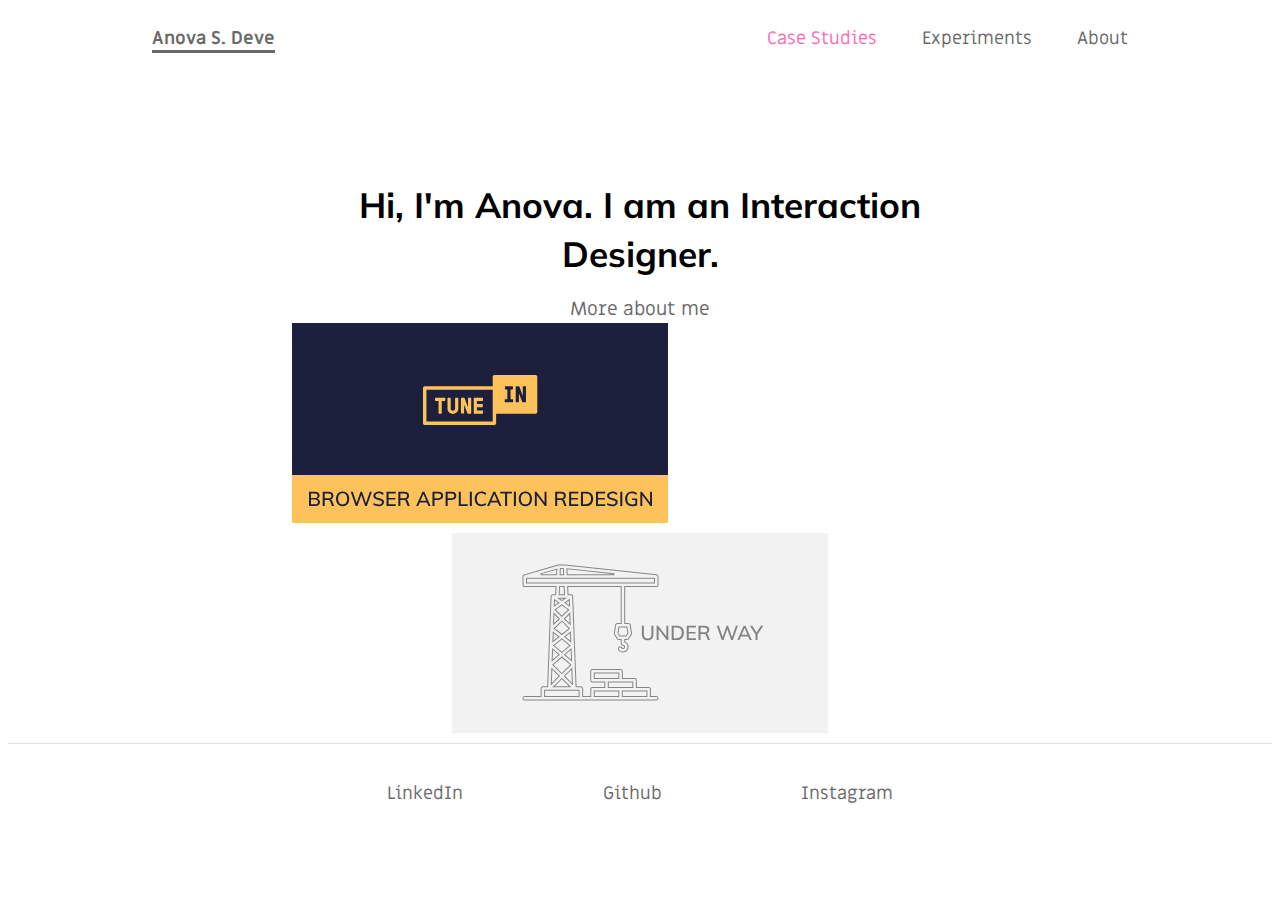
<file: cs.html>
<!DOCTYPE html>
<html lang="en">

	<head> <!-- change font source -->
		<title>Anova - Case Studies</title>
		<base href="" target="_blank">
		<meta charset="utf-8">
		<meta name="description" content="">
		<meta name="keywords" content="Anova">
		<meta name="author" content="Anova S. Deve">
		  <!-- <meta http-equiv="refresh" content="55"> -->
		<meta name="viewport" content="width=device-width, initial-scale=1.0">  <!-- Responsive width -->
		<link rel="shortcut icon" href="https://emojipedia-us.s3.dualstack.us-west-1.amazonaws.com/thumbs/120/apple/198/slice-of-pizza_1f355.png">
		<link rel="apple-touch-icon" href="https://emojipedia-us.s3.dualstack.us-west-1.amazonaws.com/thumbs/120/apple/198/slice-of-pizza_1f355.png">
		<!--<link rel="stylesheet" type="text/css" href="c-section.css">-->
		<link rel="stylesheet" type="text/css" href="cs.css">
		<link rel="stylesheet" type="text/css" href="navbars.css">
		<link rel="stylesheet" type="text/css" href="style.css">
		<link href="https://fonts.googleapis.com/css?family=Muli:200,200i,300,300i,400,400i,600,600i,700,700i,800,800i,900,900i&display=swap" rel="stylesheet">
		<link href="https://fonts.googleapis.com/css?family=Miriam+Libre:400,700&display=swap&subset=latin-ext" rel="stylesheet">
		<link href="https://fonts.googleapis.com/css?family=Alex+Brush&display=swap" rel="stylesheet">
	</head>

<body>

	<nav class="top-nav"> <!-- Top Tab navigation -->
		<a id="anova" href="anova.html" target="_self"><b>Anova S. Deve</b></a>
		<li class="nav-menu-items">
			<a class="nav-a" href="cs.html" target="_self"><ul class="nav-ul" style="color: hotpink;">Case Studies</ul></a>
			<a class="experiments" href="experiments.html" target="_self"><ul class="nav-ul">Experiments</ul></a>
			<a class="nav-a" href="about-me.html" target="_self"><ul class="nav-ul">About</ul></a>
		</li>
	</nav>

	<a id="anova-1060" href="anova.html" target="_self"><b>Anova S. Deve</b></a>
	<div class="nav-menu-items-1060">
		<a class="nav-a-1060" href="cs.html" target="_self" style="color: hotpink;">Case Studies</a>
		<a class="experiments-1060" href="experiments.html" target="_self">Experiments</a>
		<a class="nav-a-1060" href="about-me.html" target="_self">About</a>
	</div>
	
	<a id="anova-500" href="anova.html" target="_self"><b>Anova S. Deve</b></a>
	<div class="nav-menu-items-500">
		<a class="nav-a-500" href="cs.html" target="_self" style="color: hotpink;">Case Studies</a>
		<a class="experiments-500" href="experiments.html" target="_self">Experiments</a>
		<a class="nav-a-500" href="about-me.html" target="_self">About</a>
	</div>

	<section class="grid-6"> <!-- breif introduction -->
		<h1 class="page-title">Hi, I'm Anova. I am an Interaction Designer.</h1>
		<div>
			<a id="about" target="_self" href="about-me.html">More about me</a>
		</div>
	</section>

	<section class="grid-5"> <!-- case study tiles -->
		<a class="cs-tile-1" href="case-study-1.html" target="_self">
			<img class="cs-tile-img" src="images/tile-1.svg" alt="TuneIn Browser Application Redesign">
		</a>
		<a class="cs-tile-2" href="" target="_self">
			<img class="cs-tile-img" src="images/tile-2.svg" alt="Link to case-study-2">
		</a>
		<!--<a class="cs-tile-3" href="case-study-3.html" target="_self">
			<img class="cs-tile-img" src="images/tile-2.png" alt="Link to case-study-3">
		</a>-->
	</section>

	<nav class="bottom-nav"> <!-- see work and contact -->
		<a class="contacts" href="https://www.linkedin.com/in/anova-sudeep-deve-466615144/" target="_blank">LinkedIn</a>
		<!-- <a class="contacts-2" href="https://dribbble.com/deveanova" target="_blank">Dribble</a> -->
		<!-- <a href="https://www.behance.net/anovasdeve" target="_blank">Behance</a>  -->
		<a class="contacts" href="https://github.com/anova-s-deve" target="_blank">Github</a>
		<a class="contacts" href="https://www.instagram.com/deve.anova/" target="_blank">Instagram</a>
		<!--<a id="email" onclick="clipboard()">Click to copy Email ID</a>--> <!-- create js to do this interaction -->
	</nav>

	<nav class="bottom-nav-900 bottom-nav-500"> <!-- see work and contact -->
		<a href="https://www.linkedin.com/in/anova-sudeep-deve-466615144/" target="_blank">
			<svg class="icon" height="3rem" viewBox="0 0 512 512" width="3rem" xmlns="http://www.w3.org/2000/svg"><path d="m256 0c-141.363281 0-256 114.636719-256 256s114.636719 256 256 256 256-114.636719 256-256-114.636719-256-256-256zm-74.390625 387h-62.347656v-187.574219h62.347656zm-31.171875-213.1875h-.40625c-20.921875 0-34.453125-14.402344-34.453125-32.402344 0-18.40625 13.945313-32.410156 35.273437-32.410156 21.328126 0 34.453126 14.003906 34.859376 32.410156 0 18-13.53125 32.402344-35.273438 32.402344zm255.984375 213.1875h-62.339844v-100.347656c0-25.21875-9.027343-42.417969-31.585937-42.417969-17.222656 0-27.480469 11.601563-31.988282 22.800781-1.648437 4.007813-2.050781 9.609375-2.050781 15.214844v104.75h-62.34375s.816407-169.976562 0-187.574219h62.34375v26.558594c8.285157-12.78125 23.109375-30.960937 56.1875-30.960937 41.019531 0 71.777344 26.808593 71.777344 84.421874zm0 0"/></svg>
		</a>
		<a class="contacts" href="https://github.com/anova-s-deve" target="_blank">
			<svg class="icon" height="3rem" viewBox="0 0 24 24" width="3rem" xmlns="http://www.w3.org/2000/svg"><path d="m12 .5c-6.63 0-12 5.28-12 11.792 0 5.211 3.438 9.63 8.205 11.188.6.111.82-.254.82-.567 0-.28-.01-1.022-.015-2.005-3.338.711-4.042-1.582-4.042-1.582-.546-1.361-1.335-1.725-1.335-1.725-1.087-.731.084-.716.084-.716 1.205.082 1.838 1.215 1.838 1.215 1.07 1.803 2.809 1.282 3.495.981.108-.763.417-1.282.76-1.577-2.665-.295-5.466-1.309-5.466-5.827 0-1.287.465-2.339 1.235-3.164-.135-.298-.54-1.497.105-3.121 0 0 1.005-.316 3.3 1.209.96-.262 1.98-.392 3-.398 1.02.006 2.04.136 3 .398 2.28-1.525 3.285-1.209 3.285-1.209.645 1.624.24 2.823.12 3.121.765.825 1.23 1.877 1.23 3.164 0 4.53-2.805 5.527-5.475 5.817.42.354.81 1.077.81 2.182 0 1.578-.015 2.846-.015 3.229 0 .309.21.678.825.56 4.801-1.548 8.236-5.97 8.236-11.173 0-6.512-5.373-11.792-12-11.792z"/></svg>
		</a>
		<a class="contacts" href="https://www.instagram.com/deve.anova/" target="_blank">
			<svg class="icon" height="3rem" viewBox="0 0 512 512" width="3rem" xmlns="http://www.w3.org/2000/svg"><path d="m305 256c0 27.0625-21.9375 49-49 49s-49-21.9375-49-49 21.9375-49 49-49 49 21.9375 49 49zm0 0"/><path d="m370.59375 169.304688c-2.355469-6.382813-6.113281-12.160157-10.996094-16.902344-4.742187-4.882813-10.515625-8.640625-16.902344-10.996094-5.179687-2.011719-12.960937-4.40625-27.292968-5.058594-15.503906-.707031-20.152344-.859375-59.402344-.859375-39.253906 0-43.902344.148438-59.402344.855469-14.332031.65625-22.117187 3.050781-27.292968 5.0625-6.386719 2.355469-12.164063 6.113281-16.902344 10.996094-4.882813 4.742187-8.640625 10.515625-11 16.902344-2.011719 5.179687-4.40625 12.964843-5.058594 27.296874-.707031 15.5-.859375 20.148438-.859375 59.402344 0 39.25.152344 43.898438.859375 59.402344.652344 14.332031 3.046875 22.113281 5.058594 27.292969 2.359375 6.386719 6.113281 12.160156 10.996094 16.902343 4.742187 4.882813 10.515624 8.640626 16.902343 10.996094 5.179688 2.015625 12.964844 4.410156 27.296875 5.0625 15.5.707032 20.144532.855469 59.398438.855469 39.257812 0 43.90625-.148437 59.402344-.855469 14.332031-.652344 22.117187-3.046875 27.296874-5.0625 12.820313-4.945312 22.953126-15.078125 27.898438-27.898437 2.011719-5.179688 4.40625-12.960938 5.0625-27.292969.707031-15.503906.855469-20.152344.855469-59.402344 0-39.253906-.148438-43.902344-.855469-59.402344-.652344-14.332031-3.046875-22.117187-5.0625-27.296874zm-114.59375 162.179687c-41.691406 0-75.488281-33.792969-75.488281-75.484375s33.796875-75.484375 75.488281-75.484375c41.6875 0 75.484375 33.792969 75.484375 75.484375s-33.796875 75.484375-75.484375 75.484375zm78.46875-136.3125c-9.742188 0-17.640625-7.898437-17.640625-17.640625s7.898437-17.640625 17.640625-17.640625 17.640625 7.898437 17.640625 17.640625c-.003906 9.742188-7.898437 17.640625-17.640625 17.640625zm0 0"/><path d="m256 0c-141.363281 0-256 114.636719-256 256s114.636719 256 256 256 256-114.636719 256-256-114.636719-256-256-256zm146.113281 316.605469c-.710937 15.648437-3.199219 26.332031-6.832031 35.683593-7.636719 19.746094-23.246094 35.355469-42.992188 42.992188-9.347656 3.632812-20.035156 6.117188-35.679687 6.832031-15.675781.714844-20.683594.886719-60.605469.886719-39.925781 0-44.929687-.171875-60.609375-.886719-15.644531-.714843-26.332031-3.199219-35.679687-6.832031-9.8125-3.691406-18.695313-9.476562-26.039063-16.957031-7.476562-7.339844-13.261719-16.226563-16.953125-26.035157-3.632812-9.347656-6.121094-20.035156-6.832031-35.679687-.722656-15.679687-.890625-20.6875-.890625-60.609375s.167969-44.929688.886719-60.605469c.710937-15.648437 3.195312-26.332031 6.828125-35.683593 3.691406-9.808594 9.480468-18.695313 16.960937-26.035157 7.339844-7.480469 16.226563-13.265625 26.035157-16.957031 9.351562-3.632812 20.035156-6.117188 35.683593-6.832031 15.675781-.714844 20.683594-.886719 60.605469-.886719s44.929688.171875 60.605469.890625c15.648437.710937 26.332031 3.195313 35.683593 6.824219 9.808594 3.691406 18.695313 9.480468 26.039063 16.960937 7.476563 7.34375 13.265625 16.226563 16.953125 26.035157 3.636719 9.351562 6.121094 20.035156 6.835938 35.683593.714843 15.675781.882812 20.683594.882812 60.605469s-.167969 44.929688-.886719 60.605469zm0 0"/></svg>
		</a>
	</nav>

	<script src="index.js">
	</script>

</body>

</html>
</file>
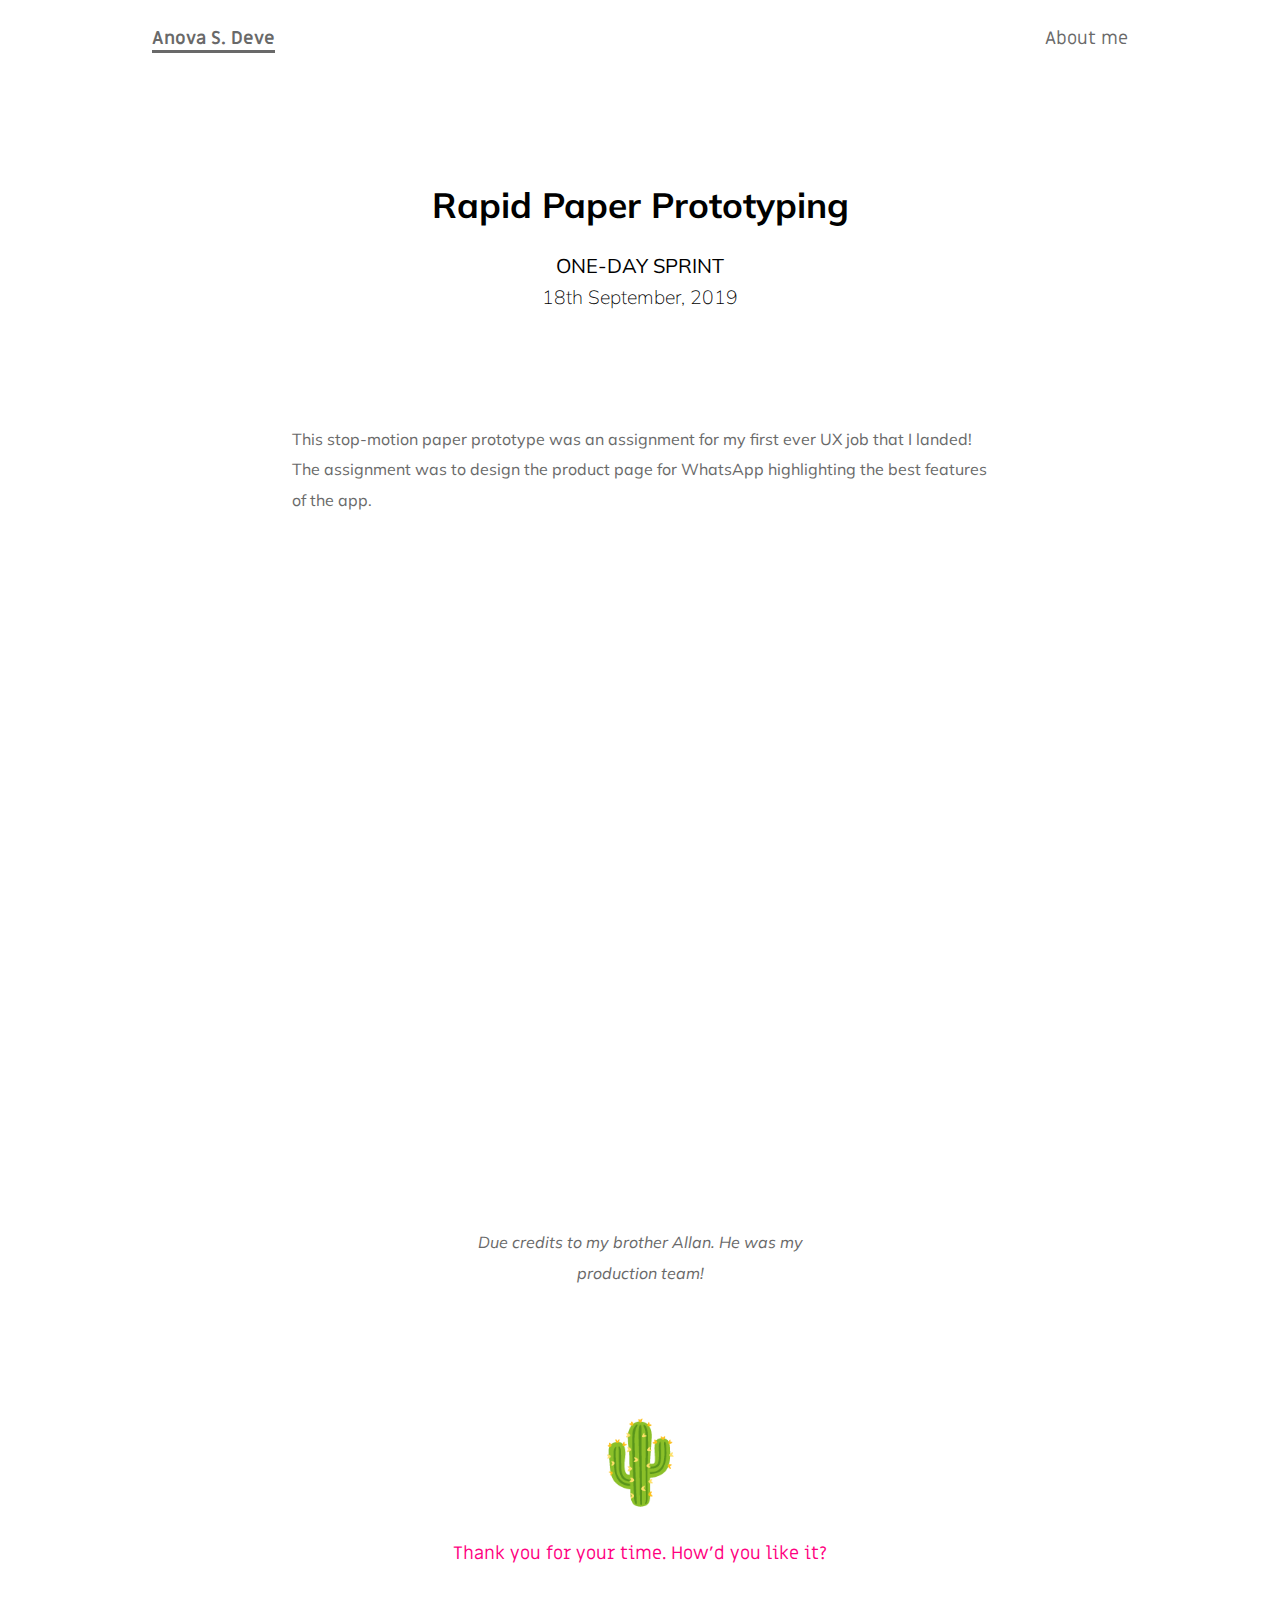
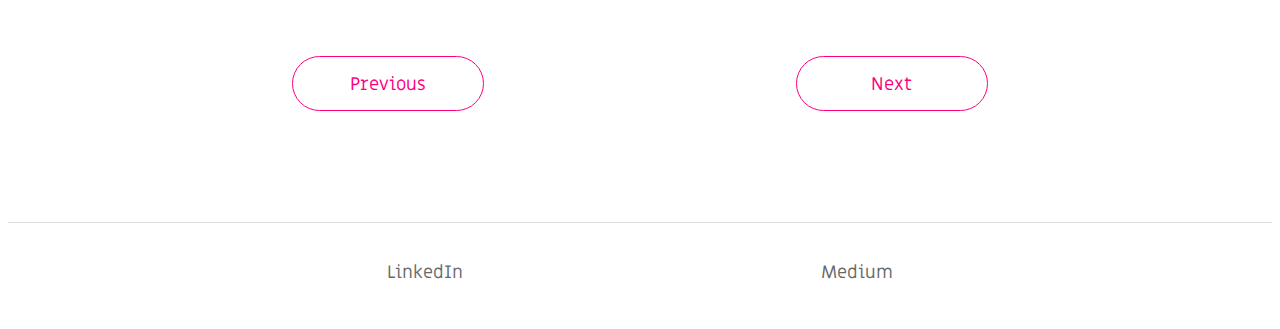
<file: experiments.html>
<!DOCTYPE html>
<html lang="en">

<head> <!-- change font source -->
	<title>Anova - Lofi</title>
	<base href="" target="_blank">
	<meta charset="utf-8">
	<meta name="description" content="">
	<meta name="keywords" content="Anova">
	<meta name="author" content="Anova S. Deve">
  	<!-- <meta http-equiv="refresh" content="55"> -->
	<meta name="viewport" content="width=device-width, initial-scale=1.0">  <!-- Responsive width -->
	<link rel="shortcut icon" href="https://emojipedia-us.s3.dualstack.us-west-1.amazonaws.com/thumbs/120/apple/198/slice-of-pizza_1f355.png">
	<link rel="apple-touch-icon" href="https://emojipedia-us.s3.dualstack.us-west-1.amazonaws.com/thumbs/120/apple/198/slice-of-pizza_1f355.png">
    <link rel="stylesheet" type="text/css" href="exp.css">
    <link rel="stylesheet" type="text/css" href="c-section.css">
	<link rel="stylesheet" type="text/css" href="navbars.css">
	<link rel="stylesheet" type="text/css" href="style.css">
	<link href="https://fonts.googleapis.com/css?family=Muli:200,200i,300,300i,400,400i,600,600i,700,700i,800,800i,900,900i&display=swap" rel="stylesheet">
	<link href="https://fonts.googleapis.com/css?family=Miriam+Libre:400,700&display=swap&subset=latin-ext" rel="stylesheet">
	<link href="https://fonts.googleapis.com/css?family=Alex+Brush&display=swap" rel="stylesheet">
</head>

<body>
	
	<nav class="top-nav"> <!-- Top Tab navigation -->
		<a id="anova" href="anova.html" target="_self"><b>Anova S. Deve</b></a>
		<li class="nav-menu-items">
			<a class="nav-a" href="about-me.html" target="_self"><ul class="nav-ul">About me</ul></a>
		</li>
	</nav>

	<a id="anova-1060" href="anova.html" target="_self"><b>Anova S. Deve</b></a>
	<div class="nav-menu-items-1060">
		<a class="nav-a-1060" href="about-me.html" target="_self">About me</a>
	</div>
	
	<a id="anova-500" href="anova.html" target="_self"><b>Anova S. Deve</b></a>
	<div class="nav-menu-items-500">
		<a class="nav-a-500" href="about-me.html" target="_self">About me</a>
	</div>

	<section class="grid-3"> <!-- content -->

        <h1 class="page-title">Rapid Paper Prototyping</h1>
        <div class="case-study-tagline">One-day Sprint</div>
        <div class="case-study-date">18th September, 2019</div>

        <p class="text">This stop-motion paper prototype was an assignment for my first ever UX job that I landed! The assignment was to design
			the product page for WhatsApp highlighting the best features of the app. 
        </p>
        
        <div class="iframe-container">
            <iframe src="https://www.youtube.com/embed/8cSE5T61Q8E" frameborder="0" 
                allow="accelerometer; autoplay; encrypted-media; gyroscope; picture-in-picture" allowfullscreen>
            </iframe>
		</div>
		
		<p class="thanks">Due credits to my brother Allan. He was my production team!</p>

		<figcaption class="emoji-end">&#127797</figcaption>
		<p class="text-block"> Thank you for your time. How'd you like it? </p>

		<div class="carousel">
			<button class="home" onclick="window.open('case-study-1.html','_self')">Previous</button>
			<button class="home-right" onclick="window.open('case-study-4.html','_self')">Next</button>
		</div> 
	
		<div class="carousel-950">
			<button class="home-950" onclick="window.open('case-study-1.html','_self')"> < </button>
			<button class="home-right-950" onclick="window.open('case-study-4.html','_self')"> > </button>
		</div>

	</section>
   
		<nav class="bottom-nav"> <!-- see work and contact -->
			<a class="contacts" href="https://www.linkedin.com/in/anova-sudeep-deve/" target="_blank">LinkedIn</a>
			<a class="contacts" href="https://deveanova.medium.com/list/ux-work-samples-09275fb226c8" target="_blank">Medium</a>
		</nav>
	
		<nav class="bottom-nav-900 bottom-nav-500"> <!-- see work and contact -->
			<a href="https://www.linkedin.com/in/anova-sudeep-deve/" target="_blank">
				<svg xmlns="http://www.w3.org/2000/svg" class="icon" height="3rem" width="3rem" viewBox="0 0 34 34">
					  <path d="M34,2.5v29A2.5,2.5,0,0,1,31.5,34H2.5A2.5,2.5,0,0,1,0,31.5V2.5A2.5,2.5,0,0,1,2.5,0h29A2.5,2.5,0,0,1,34,2.5ZM10,13H5V29h5Zm.45-5.5A2.88,2.88,0,0,0,7.59,4.6H7.5a2.9,2.9,0,0,0,0,5.8h0a2.88,2.88,0,0,0,2.95-2.81ZM29,19.28c0-4.81-3.06-6.68-6.1-6.68a5.7,5.7,0,0,0-5.06,2.58H17.7V13H13V29h5V20.49a3.32,3.32,0,0,1,3-3.58h.19c1.59,0,2.77,1,2.77,3.52V29h5Z"/></svg>
			</a>
			<a href="https://deveanova.medium.com/list/ux-work-samples-09275fb226c8" target="_blank">
				<svg class="icon" height="3rem" width="4rem" viewBox="0 0 1633.77 1150.51" xmlns="http://www.w3.org/2000/svg"><path d="m883.45 576.26c0 163.67-131.78 296.35-294.33 296.35s-294.34-132.68-294.34-296.35 131.78-296.36 294.34-296.36 294.33 132.69 294.33 296.36"/><path d="m1206.34 576.26c0 154.06-65.89 279-147.17 279s-147.17-124.94-147.17-279 65.88-279 147.16-279 147.17 124.9 147.17 279"/><path d="m1338.41 576.26c0 138-23.17 249.94-51.76 249.94s-51.75-111.91-51.75-249.94 23.17-249.94 51.75-249.94 51.76 111.9 51.76 249.94"/><path d="m1633.77 0h-296.29v.25h-1041.19v-.25h-296.29v1150.07h119.51v.44h1410.41v-.44h103.85zm-296.29 296.54v557.67h-1041.19v-557.67z" fill="none"/></svg>
			</a>
		</nav>

	<script src="index.js">
	</script>

</body>

</html>
</file>
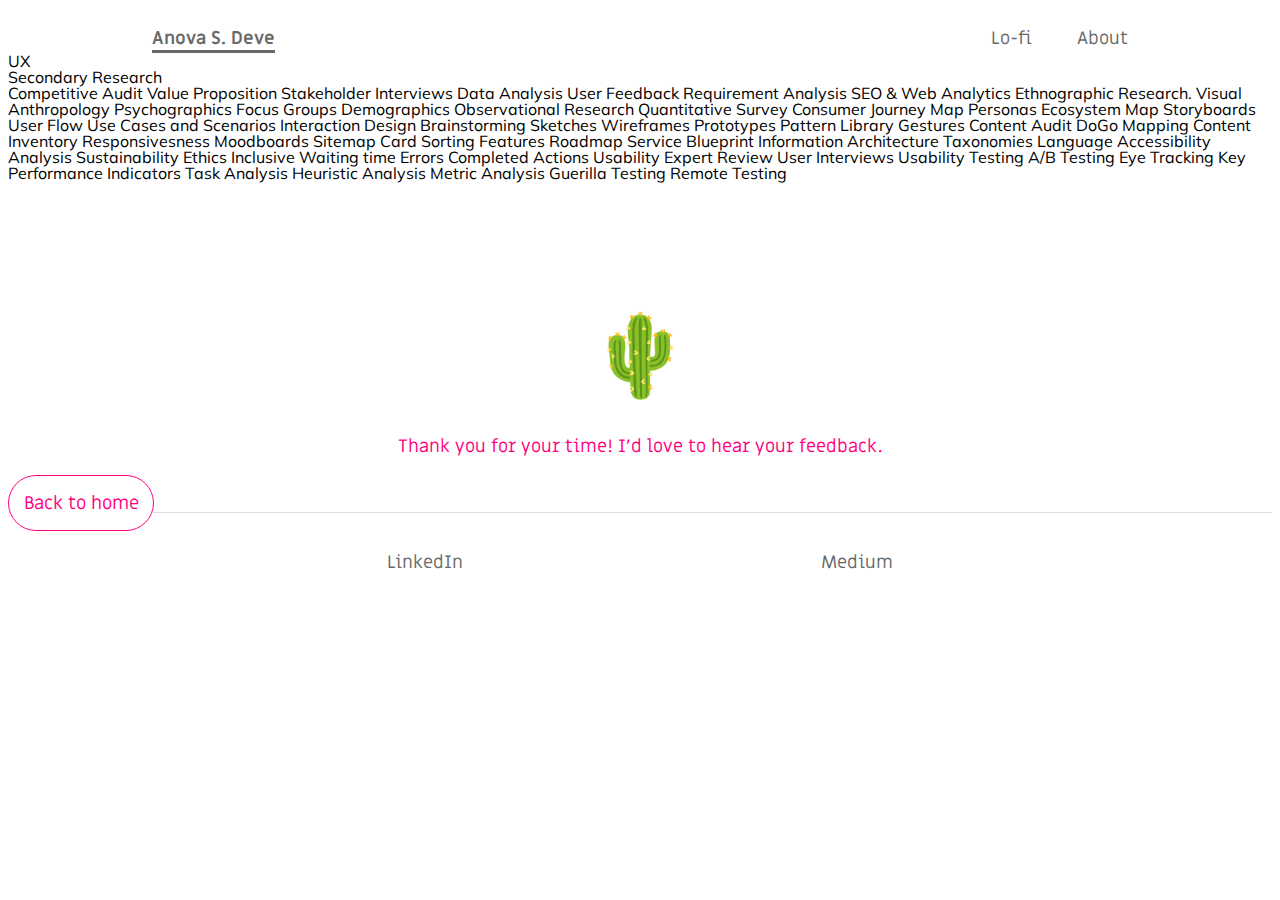
<file: ux-checklist.html>
<!DOCTYPE html>
<html lang="en">

<head> <!-- change font source -->
	<title>Anova - Philately App</title>
	<base href="" target="_blank">
	<meta charset="utf-8">
	<meta name="description" content="">
	<meta name="keywords" content="Anova">
	<meta name="author" content="Anova S. Deve">
  	<!-- <meta http-equiv="refresh" content="55"> -->
	<meta name="viewport" content="width=device-width, initial-scale=1.0">  <!-- Responsive width -->
	<link rel="shortcut icon" href="https://emojipedia-us.s3.dualstack.us-west-1.amazonaws.com/thumbs/120/apple/198/slice-of-pizza_1f355.png">
	<link rel="apple-touch-icon" href="https://emojipedia-us.s3.dualstack.us-west-1.amazonaws.com/thumbs/120/apple/198/slice-of-pizza_1f355.png">
	<link rel="stylesheet" type="text/css" href="c-section.css">
	<link rel="stylesheet" type="text/css" href="user-persona.css">
	<link rel="stylesheet" type="text/css" href="verbatim.css">
	<link rel="stylesheet" type="text/css" href="navbars.css">
	<link rel="stylesheet" type="text/css" href="style.css">
	<link href="https://fonts.googleapis.com/css?family=Muli:200,200i,300,300i,400,400i,600,600i,700,700i,800,800i,900,900i&display=swap" rel="stylesheet">
	<link href="https://fonts.googleapis.com/css?family=Miriam+Libre:400,700&display=swap&subset=latin-ext" rel="stylesheet">
	<link href="https://fonts.googleapis.com/css?family=Alex+Brush&display=swap" rel="stylesheet">
</head>

<body>
	
	<nav class="top-nav"> <!-- Top Tab navigation -->
		<a id="anova" href="anova.html" target="_self"><b>Anova S. Deve</b></a>
		<li class="nav-menu-items">
			<a class="experiments" href="experiments.html" target="_self"><ul class="nav-ul">Lo-fi</ul></a>
			<a class="nav-a" href="about-me.html" target="_self"><ul class="nav-ul">About</ul></a>
		</li>
	</nav>

	<a id="anova-1060" href="anova.html" target="_self"><b>Anova S. Deve</b></a>
	<div class="nav-menu-items-1060">
		<a class="experiments-1060" href="experiments.html" target="_self">Lo-fi</a>
		<a class="nav-a-1060" href="about-me.html" target="_self">About</a>
	</div>
	
	<a id="anova-500" href="anova.html" target="_self"><b>Anova S. Deve</b></a>
	<div class="nav-menu-items-500">
		<a class="experiments-500" href="experiments.html" target="_self">Lo-fi</a>
		<a class="nav-a-500" href="about-me.html" target="_self">About</a>
	</div>
	
	UX
	<div>Secondary Research</div>
	<div class="explain"></div>
	Competitive Audit
	Value Proposition
	Stakeholder Interviews
	Data Analysis
	User Feedback
	Requirement Analysis
	SEO & Web Analytics
	Ethnographic Research.
	Visual Anthropology
	Psychographics
	Focus Groups
	Demographics
	Observational Research
	
	Quantitative Survey
	Consumer Journey Map
	Personas
	Ecosystem Map
	Storyboards
	User Flow
	Use Cases and Scenarios
	

	Interaction Design
	Brainstorming
	Sketches
	Wireframes
	Prototypes
	Pattern Library
	Gestures
	Content Audit
	DoGo Mapping
	Content Inventory
	Responsivesness
	Moodboards
	Sitemap
	Card Sorting
	Features Roadmap
	Service Blueprint
	Information Architecture
	Taxonomies
	Language
	Accessibility Analysis
	Sustainability
	Ethics
	Inclusive
	Waiting time
	Errors
	Completed Actions 


	Usability
	Expert Review
	User Interviews
	Usability Testing
	A/B Testing
	Eye Tracking
	Key Performance Indicators
	Task Analysis
	Heuristic Analysis
	Metric Analysis
	Guerilla Testing
	Remote Testing



	<figcaption class="emoji-end">&#127797</figcaption>
	<p class="text-block"> Thank you for your time! I'd love to hear your feedback. </p>

	<div class="home" onclick="window.open('cs.html','_self')">
		Back to home
	</div>

	<nav class="bottom-nav"> <!-- see work and contact -->
		<a class="contacts" href="https://www.linkedin.com/in/anova-sudeep-deve/" target="_blank">LinkedIn</a>
		<a class="contacts" href="https://deveanova.medium.com/" target="_blank">Medium</a>
	</nav>

	<nav class="bottom-nav-900 bottom-nav-500"> <!-- see work and contact -->
		<a href="https://www.linkedin.com/in/anova-sudeep-deve/" target="_blank">
			<svg xmlns="http://www.w3.org/2000/svg" class="icon" height="3rem" width="3rem" viewBox="0 0 34 34">
				  <path d="M34,2.5v29A2.5,2.5,0,0,1,31.5,34H2.5A2.5,2.5,0,0,1,0,31.5V2.5A2.5,2.5,0,0,1,2.5,0h29A2.5,2.5,0,0,1,34,2.5ZM10,13H5V29h5Zm.45-5.5A2.88,2.88,0,0,0,7.59,4.6H7.5a2.9,2.9,0,0,0,0,5.8h0a2.88,2.88,0,0,0,2.95-2.81ZM29,19.28c0-4.81-3.06-6.68-6.1-6.68a5.7,5.7,0,0,0-5.06,2.58H17.7V13H13V29h5V20.49a3.32,3.32,0,0,1,3-3.58h.19c1.59,0,2.77,1,2.77,3.52V29h5Z"/></svg>
		</a>
		<a href="https://deveanova.medium.com/" target="_blank">
			<svg class="icon" height="3rem" width="4rem" viewBox="0 0 1633.77 1150.51" xmlns="http://www.w3.org/2000/svg"><path d="m883.45 576.26c0 163.67-131.78 296.35-294.33 296.35s-294.34-132.68-294.34-296.35 131.78-296.36 294.34-296.36 294.33 132.69 294.33 296.36"/><path d="m1206.34 576.26c0 154.06-65.89 279-147.17 279s-147.17-124.94-147.17-279 65.88-279 147.16-279 147.17 124.9 147.17 279"/><path d="m1338.41 576.26c0 138-23.17 249.94-51.76 249.94s-51.75-111.91-51.75-249.94 23.17-249.94 51.75-249.94 51.76 111.9 51.76 249.94"/><path d="m1633.77 0h-296.29v.25h-1041.19v-.25h-296.29v1150.07h119.51v.44h1410.41v-.44h103.85zm-296.29 296.54v557.67h-1041.19v-557.67z" fill="none"/></svg>
		</a>
	</nav>

	<script src="index.js">
	</script>

</body>

</html>
</file>
<file: c-section.css>
/* external css style file */

.case-study-tagline {
	text-align: center;
	font-size: 1.75rem;
	font-style: normal;
	font-variant: all-petite-caps;
	margin-top: 0.8rem;
	line-height: 1.5rem;
}

.case-study-tagline-image {
	color: white;
	text-align: center;
	font-size: 1.75rem;
	font-style: normal;
	font-variant: all-petite-caps;
	margin-top: 0.8rem;
	line-height: 1.5rem;
	position: relative; 
	left: -50%;
}

.case-study-date {
	text-align: center;
	font-size: 1.2rem;
	font-style: normal;
	margin-bottom: 6rem;
	margin-top: 0.8rem;
	font-weight: lighter;
}

.case-study-date-image {
	color: white;
	text-align: center;
	font-size: 1.2rem;
	font-style: normal;
	margin-bottom: 6rem;
	margin-top: 0.8rem;
	font-weight: lighter;
	position: relative; 
	left: -50%;
}

.heading-two {
	margin-top: 4.5rem;
	font-size: 1.8rem;
	margin-bottom: 0.4rem;
	line-height: 1.5em;
}

.heading-two-topmargin {
	margin-top: 8rem;
	font-size: 1.8rem;
	margin-bottom: 0.4rem;
	line-height: 1.5em;
	color: white;
}

.flightbuddy-product-features {
	grid-column: 1;
	position: -webkit-sticky;
	position: sticky;
	top: 0;
}

.tool {
	margin-top: 4.5rem;
	font-size: 1.8rem;
	margin-bottom: 0.4rem;
	text-align: center;
	line-height: 1.5em;
}

.zero-margin-bott {
	margin-top: 2.5rem;
	font-size: 1.8rem;
	margin-bottom: 0;
	line-height: 1.5em;
}

.fig-tit {
	display: block;
	text-align: center;
	font-size: 0.93rem;
	color: #696969;
	margin-bottom: 1rem;
	margin-top: 1rem;
	line-height: 1.7em;
}

.bold {
	color: #000000;
}

.semi-bold {
	color: #000000;
	font-weight: 600;
	line-height: 1.7em;
}

.heading-three {
	font-size: 1.7rem;
	margin-block-start: 5rem;
	line-height: 1.7em;
}

.heading-four {
    font-size: 1.4rem;
	margin-bottom: 0.4em;
	margin-top: 3em;
	line-height: 1.7em;
}

.heading-four-top {
    font-size: 1.4rem;
	margin-bottom: 0;
	margin-top: 2.4em;
	line-height: 1.7em;
}

.inline-links {
	text-decoration: none;
}

.inline-links:link, .inline-links:visited {
	color: blue;
}

.inline-links:hover, .inline-links:active {
	color: #ff0080;
}

.num-list {
	color: #696969;
	line-height: 2rem;
	padding-inline-start: 3rem;
	margin-block-end: 0;
}

.num-list-take {
	color: #696969;
	line-height: 2rem;
	padding-inline-start: 0;
	margin-block-end: 0;
}

.num-ul-ol {
	color: #696969;
	line-height: 2rem;
	padding-inline-start: 3rem;
	margin-block-end: 0;
	margin-block-start: 1.5em;
}

.list-item {
	margin: 0 auto;
}

.list-item-color-schemes {
	margin: 5rem auto 0 auto;
}

.heading-five {
	font-size: 1.2rem;
	margin-block-start: 1.9em;
	margin-block-end: 0.2em;
	line-height: 1.7em;
}

.bold-miriam {
	color: black;
	font-size: 1.1rem;
}

.list-item-takeaway {
	margin: 0 auto 2em auto;
}

.list-item-takeaway-last {
	margin: 0 auto 0 auto;
}

.tools-u {
	display: block;
	text-align: center;
	color: #696969;
	margin-top: 2rem;
	line-height: 1.7em;
}

.tools-u-l {
	display: block;
	text-align: center;
	margin-bottom: 5em;
	color: #696969;
	line-height: 1.7em;
}

.emoji-end {
	display: block;
	text-align: center;
	font-size: 5rem;
	margin-bottom: 0;
	margin-top: 7rem;
	line-height: 1.5em;
}

.cartoon {
	display: block;
	margin: 2.5rem auto 0 auto;
	max-width: 80%;
}

.romap {
	display: block;
	margin: 1.5rem auto 0 auto;
	max-width: 65%;
}

.romap-link {
	display: block;
	margin: 3rem auto 2rem auto;
	max-width: 65%;
	border-radius: 2rem;
	box-shadow: 0px 0px 25px 10px rgba(0,0,0,0.11);
}

.feamatrix {
	display: block;
	margin: 1.5rem auto 0 auto;
	max-width: 75%;
}

.usmatrix {
	display: block;
	margin: 1.5rem auto 0 auto;
	max-width: 70%;
}

.verb-i {
	display: block;
	margin: 0 auto 0 auto;
	max-width: 55%;
}

.img-person {
    display: block;
	margin: 0 auto 1.4rem auto;
	max-width: 35%;
}

.img-person-1 {
	display: block;
	margin: 2rem auto 1.4rem auto;
	max-width: 35%;
}

.hsl {
	display: block;
	margin: 3rem auto 1.4rem auto;
	max-width: 30%;
}

.heuwalk {
	display: block;
	margin: 1.5rem auto 0 auto;
	max-width: 85%;
}

.figma {
	display: block;
	margin: 1.5rem auto 0 auto;
	border: #ffffff;
}

.tagimg {
	display: block;
	margin: 1.5rem auto 0 auto;
	max-width: 55%;
}

.ia-img {
	display: block;
	margin: 1.5rem auto 0 auto;
	max-width: 55%;
}

.shape {
	display: block;
	margin: 1.5rem auto 0 auto;
	max-width: 100%;
}

.feaprio {
	display: block;
	margin: 1.5rem auto 0 auto;
	max-width: 65%;
}

.sketch-w {
	display: block;
	margin: 1.5rem auto 0 auto;
	max-width: 55%;
}

.dendro-img {
	display: block;
	margin: 1.5rem auto 0 auto;
	max-width: 60%;
}

.cs-image {
	display: block;
	margin: 1.5rem auto 0 auto;
	max-width: 100%;
}

.c-image {
	display: block;
	margin: 1.5rem auto 0 auto;
	max-width: 80%;
}

.trello {
	display: block;
	margin: 3rem auto 3rem auto;
	max-width: 65%;
}

.userFlow {
	display: block;
	margin: 3rem auto 0 auto;
	max-width: 50%;
}

.fullScroll {
	grid-column: 2;
	display: block;
	margin: 0rem 0rem 0 auto;
	max-width: 95%;
	float: right;
	box-shadow: 0px 0px 25px 10px rgba(0,0,0,0.08);
}

.fullScroll1 {
	display: none;
}

.style-dashboard {
	display: block;
	margin: 5rem auto 3rem auto;
	max-width: 100%;
	box-shadow: 0px 0px 25px 10px rgba(0,0,0,0.08);
}

@media screen and (max-width: 1160px) { 

	.c-image, .cs-image, .dendro-img, .sketch-w, .feaprio, .ia-img, .tagimg, .heuwalk, 
	.usmatrix, .feamatrix, .romap, .userFlow {
		display: block;
		margin: 1.5rem auto 0 auto;
		max-width: 100%;
	}

	.romap-link {
		display: block;
		margin: 3rem auto 2rem auto;
		max-width: 80%;
		border-radius: 2rem;
		box-shadow: 0px 0px 25px 10px rgba(0,0,0,0.11);
	}

	.verb-i {
		display: block;
		margin: 0 auto 0 auto;
		max-width: 100%;
	}

	.cartoon {
		display: block;
		margin: 2.5rem auto 0 auto;
		max-width: 100%;
	}

	.img-person {
		display: block;
		margin: 0 auto 1.4rem auto;
		max-width: 100%;
	}

	.img-person-1, .trello {
		display: block;
		margin: 2rem auto 1.4rem auto;
		max-width: 100%;
	}

	.fullScroll {
		display: none;
	}

	.fullScroll1 {
		display: block;
		margin: 5rem auto 2rem auto;
		max-width: 55%;
		box-shadow: 0px 0px 25px 10px rgba(0,0,0,0.08);
	}

}





@media screen and (max-width: 1000px) { 
	.fullScroll {
		display: none;
	}

	.fullScroll1 {
		display: block;
		margin: 5rem auto 2rem auto;
		max-width: 65%;
		box-shadow: 0px 0px 25px 10px rgba(0,0,0,0.08);
	}

	.hsl {
		display: block;
		margin: 3rem auto 1.4rem auto;
		max-width: 45%;
	}
}

@media screen and (max-width: 850px) { 
	.fullScroll {
		display: none;
	}

	.fullScroll1 {
		display: block;
		margin: 5rem auto 2rem auto;
		max-width: 75%;
		box-shadow: 0px 0px 25px 10px rgba(0,0,0,0.08);
	}
}

@media screen and (max-width: 680px) { 
	.fullScroll {
		display: none;
	}

	.fullScroll1 {
		display: block;
		margin: 5rem auto 2rem auto;
		max-width: 80%;
		box-shadow: 0px 0px 25px 10px rgba(0,0,0,0.08);
	}

	.hsl {
		display: block;
		margin: 3rem auto 1.4rem auto;
		max-width: 55%;
	}
}

.carousel-950 {
	display: none;
}

@media screen and (max-width: 950px) { 
	.carousel {
		display: none;
	}

	.carousel-950 {
		display: block;
	}
}

.home {
    width: 12rem;
    margin: 3em auto 6em auto;
    display: inline;
    background-color: #ffffff;
    border: 1px solid #ff0080;
    padding: 0.8em 0.8em;
    font-size: 1.15rem;
    font-family: 'Miriam Libre', sans-serif;
    border-radius: 2.5em;
    transition-duration: 0.4s;
    grid-column: 3;
    text-align: center;
    color: #ff0080;
    text-decoration: none;
    cursor: pointer;
}

.home-right {
    width: 12rem;
    margin: 3em auto 6em auto;
    display: inline;
    background-color: #ffffff;
    border: 1px solid #ff0080;
    padding: 0.8em 0.8em;
    font-size: 1.15rem;
    font-family: 'Miriam Libre', sans-serif;
    border-radius: 2.5em;
    transition-duration: 0.4s;
    grid-column: 3;
    text-align: center;
    color: #ff0080;
    text-decoration: none;
	cursor: pointer;
	float: right;
}

.home-950 {
    width: 6rem;
    margin: 3em auto 6em auto;
    display: inline;
    background-color: #ffffff;
    border: 1px solid #ff0080;
    padding: 0.8em 0.8em;
    font-size: 1.15rem;
    font-family: 'Miriam Libre', sans-serif;
    border-radius: 2.5em;
    transition-duration: 0.4s;
    grid-column: 3;
    text-align: center;
    color: #ff0080;
    text-decoration: none;
    cursor: pointer;
}

.home-right-950 {
    width: 6rem;
    margin: 3em auto 6em auto;
    display: inline;
    background-color: #ffffff;
    border: 1px solid #ff0080;
    padding: 0.8em 0.8em;
    font-size: 1.15rem;
    font-family: 'Miriam Libre', sans-serif;
    border-radius: 2.5em;
    transition-duration: 0.4s;
    grid-column: 3;
    text-align: center;
    color: #ff0080;
    text-decoration: none;
	cursor: pointer;
	float: right;
}

.home:hover, .home-right:hover, .home-950:hover, .home-right-950:hover {
    background-color: #ff45a2;
    color: white;
    text-decoration: none;
	/*box-shadow: 0 12px 16px 0 rgba(0,0,0,0.24), 0 17px 50px 0 rgba(0,0,0,0.19);*/
}



.scope {
	display: block;
	margin: 5rem auto 5rem auto;
	max-width: 40%;
	box-shadow: 0px 0px 25px 10px rgba(0,0,0,0.08);
}



.touchpoint1 {
	grid-column: 1;
	display: block;
	margin: 5rem auto 2rem 0;
	max-width: 85%;
	float: left;
}

.touchpoint2 {
	grid-column: 2;
	display: block;
	margin: 5rem 0 2rem auto;
	max-width: 85%;
	float: right;
	box-shadow: 0px 0px 25px 10px rgba(0,0,0,0.08);
}

.power-user1 {
	grid-column: 1;
	display: block;
	margin: 5rem auto 5rem 0;
	max-width: 85%;
	float: left;
	box-shadow: 0px 0px 25px 10px rgba(0,0,0,0.08);
}

.power-user2 {
	grid-column: 2;
	display: block;
	margin: 5rem 0 5rem auto;
	max-width: 85%;
	float: right;
	box-shadow: 0px 0px 25px 10px rgba(0,0,0,0.08);
}

.persona-emoji {
	font-size: 6rem;
    margin: 3rem auto 3rem auto;
    text-align: center;
}

.persona-emoji-title {
	font-size: 1.1rem;
    margin: 0rem auto 1.5rem auto;
	text-align: center;
	line-height: 2rem;
}

.persona-emoji-desc {
    margin: 0rem auto 4rem auto;
	text-align: center;
	color: #696969;
	line-height: 1.8rem ;
}

.ratingSliderVideo {
	margin: 5rem auto 2rem auto;
	max-width: 45%;
	box-shadow: 0px 0px 25px 10px rgba(0,0,0,0.08);
}
</file>
<file: me.css>
/* external css style file */

.experience, .education {
    grid-column: 2;
    font-size: 1.7rem;
    margin-block-start: 0.85em;
    margin-block-end: 0.15em;
    text-align: center;
}

.le-modular {
    display: block;
	margin: 0 auto 0 auto;
	max-width: 20%;
}

.designation, .time-place, .job-description {
	grid-column: 3;
	color: #696969;
}

.designation {
    font-size: 1.3rem;
    margin-top: 1.1em;
    font-weight: 700;
    color: #696969;
    line-height: 1.5em;
}

.time-place {
    font-family: 'Miriam Libre', sans-serif;
    font-size: 1.08rem;
    margin-top: 0.6em;
    color: #696969;
    margin-bottom: 0.6em;
    line-height: 1.5em;
}

.job-description {
    font-size: 1rem;
    line-height: 1.5rem;
    margin-block-start: 0;
    margin-block-end: 2em;
}

.download {
    width: 15rem;
    margin: 3em auto 6em auto;
    display: block;
    background-color: #ffffff;
    border: 1px solid #ff0080;
    padding: 1em 0.8em;
    font-size: 1.15rem;
    font-family: 'Miriam Libre', sans-serif;
    border-radius: 2.5em;
    transition-duration: 0.4s;
    grid-column: 3;
    text-align: center;
    color: #ff0080;
    text-decoration: none;
    cursor: pointer;
}

.download:hover {
    background-color: #ff45a2;
    color: white;
    text-decoration: none;
	/*box-shadow: 0 12px 16px 0 rgba(0,0,0,0.24), 0 17px 50px 0 rgba(0,0,0,0.19);*/
}

.text-dropemail {
	font-size: 1rem;
	line-height: 1.9rem;
    color: #696969;
    padding-bottom: 2rem;
    margin-bottom: 2rem;
    margin-block-start: 1.3em;
    border-bottom: 1.5px solid #dddddd;
}

@media screen and (max-width: 1400px) {
    .experience, .education {
        grid-column: 2;
        font-size: 1.7rem;
        margin-block-start: 0.85em;
        margin-block-end: 1em;
        text-align: left;
        color: #ff0080;
    }

    .designation, .time-place, .job-description {
        grid-column: 2;
        color: #696969;
    }
    
    .designation {
        font-size: 1.3rem;
        margin-top: 1.1em;
        font-weight: 700;
        color: #272020;
        line-height: 1.5em;
    }
    
    .time-place {
        font-family: 'Miriam Libre', sans-serif;
        font-size: 1.08rem;
        margin-top: 1em;
        color: #aeaeae;
        margin-bottom: 1em;
    }
    
    .job-description {
        font-size: 1rem;
        line-height: 1.5rem;
        margin-block-start: 0;
        margin-block-end: 1.3em;
    }
}
</file>
<file: navbars.css>
/* external css style file */

.top-nav {
	display: flex;
	flex-direction: row;
	padding: 1.3rem 9rem 0 9rem;
	justify-content: space-between;
}

.bottom-nav {
	display: flex;
	flex-direction: row;
	padding: 2.5rem 30% 2.5rem 30%;
	justify-content: space-between;
	border-top: 1px solid #dfdfdf;
}

nav {
	font-family: 'Miriam Libre', sans-serif;
	font-size: 1.13rem;
	color: #696969;
	text-decoration: none;
}

#anova {
    padding-bottom: 0.2rem;
	border-bottom: 0.2rem solid currentColor;
	color: #696969;
	text-decoration: none;
}

#anova:link, #anova:visited, .nav-a:link, .nav-a:visited, .contacts:link, .contacts:visited, #email:link, #email:visited,
#anova-1060:link, .nav-menu-items-1060:link, .nav-a-1060:link, .experiments-1060:link, 
#anova-1060:visited, .nav-menu-items-1060:visited, .nav-a-1060:visited, .experiments-1060:visited,
#anova-500:link, .nav-menu-items-500:link, .nav-a-500:link, .experiments-500:link, 
#anova-500:visited, .nav-menu-items-500:visited, .nav-a-500:visited, .experiments-500:visited {
	color: #696969;
}

#anova:hover, #anova:active, .nav-a:hover, .nav-a:active, .contacts:hover, .contacts:active, #email:hover, #email:active,
#anova-1060:hover, .nav-menu-items-1060:hover, .nav-a-1060:hover,
#anova-1060:active, .nav-menu-items-1060:active, .nav-a-1060:active, .experiments-1060:active,
#anova-500:hover, .nav-menu-items-500:hover, .nav-a-500:hover, 
#anova-500:active, .nav-menu-items-500:active, .nav-a-500:active, .experiments-500:active{
	color: #ff0080;
}

.nav-menu-items {
	text-align: right;
    list-style: none;
}

.nav-ul {
    display: inline-block; 
	margin-top: 0;
	margin-bottom: 0;
}

.experiments, .experiments-1060, .experiments-500 {
	/*opacity: 0.65;
	cursor: not-allowed;*/
	color: #696969; 
}

.experiments:hover, .experiments-1060:hover, .experiments-500:hover {
	color: #ff0080;
	/*opacity: 0.5;*/
}

.contacts, #email {
	text-decoration: none;
}

.bottom-nav-900 {
	display: none;
}

.bottom-nav-500 {
	display: none;
}

#anova-1060, .nav-menu-items-1060, .nav-a-1060, .experiments-1060, #anova-500, .nav-menu-items-500, .nav-a-500, .experiments-500 {
	display: none;
}

@media screen and (max-width: 900px) {
	.bottom-nav {
		display: none;
	}

	.bottom-nav-900 {
		display: flex;
		flex-direction: row;
		padding: 1.5rem 20% 1.2rem 20%;
		justify-content: space-between;
		border-top: 1px dashed #b6b6b6;
	}
}

@media screen and (max-width: 500px) {
	.bottom-nav {
		display: none;
	}

	.bottom-nav-900 {
		display: none;
	}

	.bottom-nav-500 {
		display: flex;
		flex-direction: row;
		padding: 1.5rem 20% 1.2rem 20%;
		justify-content: space-between;
		border-top: 1px dashed #b6b6b6;
	}
}

@media screen and (max-width: 1060px) {
	.top-nav, #anova-500, .nav-menu-items-500, .nav-a-500, .experiments-500 {
		display: none;
	}

	#anova-1060 {
		font-family: 'Miriam Libre', sans-serif;
		font-size: 1.13rem;
		color: #696969;
		text-decoration: none;
		display: block;
		padding-bottom: 0.2rem;
		text-align: center;
		margin-top: 1.5rem;
	}

	.nav-menu-items-1060 {
		display: flex;
		flex-direction: row;
		justify-content: center;
		font-family: 'Miriam Libre', sans-serif;
		font-size: 1.13rem;
		color: #696969;
	}

	.nav-a-1060, .experiments-1060 {
		display: flex;
		text-decoration: none;
		text-align: center;
		margin: 2rem;
	}

	.contact-icon {
		max-width: 85%;
	}
}

@media screen and (max-width: 500px) {
	.top-nav, .nav-a-1060, .experiments-1060, .nav-menu-items-1060, #anova-1060 {
		display: none;
	}

	#anova-500 {
		font-family: 'Miriam Libre', sans-serif;
		font-size: 1.13rem;
		color: #696969;
		text-decoration: none;
		display: block;
		padding-bottom: 0.4rem;
		text-align: center;
		margin-top: 1.5rem;
		border-bottom: 1px solid #b6b6b6
	}

	.nav-menu-items-500 {
		display: flex;
		flex-direction: column;
		justify-content: center;
		font-family: 'Miriam Libre', sans-serif;
		font-size: 1.13rem;
		color: #696969;
	}

	.nav-a-500, .experiments-500 {
		display: block;
		text-decoration: none;
		text-align: center;
		margin-top: 1rem;
	}
	
	.contact-icon {
		max-width: 85%;
	}
}

.icon:hover {
	fill: #ff0080;
  }
</file>
<file: style.css>
/* external css style file */

* {
	box-sizing: border-box;
}

html {
	overflow: auto;
	font-size: 100%;
}

body {
    font-family: 'Muli', sans-serif;
    line-height: 1;
}

.grid-3 {
	display: grid;
	grid-template-columns:
		minmax(1rem, 1fr)
		minmax(0, 55%)
		minmax(1rem, 1fr)
	;
}

.grid-3 > * {
	grid-column: 2;
}

.page-title {
	text-align: center;
	font-size: 2.2rem;
	margin-bottom: 0.5rem;
	margin-top: 8rem;
	line-height: 1.4em;
}

.page-title-image {
	color: white;
	text-align: center;
	font-size: 2.2rem;
	margin-bottom: 0.5rem;
	margin-top: 15rem;
	line-height: 1.4em;
	position: relative; 
	left: -50%;
}

.cs-image-shelter {
	margin: 3rem auto 2rem auto;
	max-width: 100%;
}

.page-title-head, .tagline-head, .date-head {
	display: none;
}

@media screen and (max-width: 1130px) { 
	.cs-image-shelter {
		display: none;
	}

	.title-over-image{
		display: none;
	}

	.page-title-head {
		display: block;
		text-align: center;
		font-size: 2.2rem;
		margin-bottom: 0.5rem;
		margin-top: 8rem;
		line-height: 1.4em;
	}

	.tagline-head {
		display: block;
		text-align: center;
		font-size: 1.75rem;
		font-style: normal;
		font-variant: all-petite-caps;
		margin-top: 0.8rem;
		line-height: 1.8rem;
	}

	.date-head {
		display: block;
		text-align: center;
		font-size: 1.2rem;
		font-style: normal;
		margin-bottom: 6rem;
		margin-top: 0.8rem;
		font-weight: lighter;
	}
}


.title-over-image {
	position: absolute;
	left: 50%;
	z-index: 5;
}

.text {
	font-size: 1rem;
	line-height: 1.9rem;
	color: #696969;
    margin-bottom: 0;
    margin-block-start: 1.3em;
}

.text-bottom-border {
	font-size: 1rem;
	line-height: 1.9rem;
	color: #696969;
    margin-bottom: 2.5em;
    margin-block-start: 1.3em;
}

.text-top {
	font-size: 1rem;
	line-height: 1.9rem;
	color: #696969;
    margin-bottom: 0;
    margin-block-start: 5em;
}

.text-touchpoint1 {
	font-size: 1rem;
	line-height: 1.9rem;
	color: #696969;
    margin-bottom: 2rem;
	margin-block-start: 1.3em;
	margin-right: 4rem;
}

.text-touchpoint2 {
	font-size: 1rem;
	line-height: 1.9rem;
	color: #696969;
    margin-bottom: 2rem;
	margin-block-start: 1.3em;
	margin-left: 4rem;
}

.text-left {
	font-size: 1rem;
	line-height: 1.9rem;
	color: #696969;
	margin: 0 8rem 0 0;
}

.thanks {
	font-style: italic;
	font-size: 1rem;
	line-height: 1.9rem;
	color: #696969;
    margin-bottom: 0;
	margin-block-start: 1.3em;
	text-align: center;
	margin: auto;
	width: 55%;
}
.grid-4 {
	display: grid;
	grid-template-columns:
		minmax(1em, 1fr)
		minmax(0, 27.5%)
		minmax(0, 27.5%)
		minmax(1em, 1fr)
	;
}

.grid-6 {
	display: grid;
	grid-template-columns:
		minmax(1rem, 1fr)
		minmax(0, 55%)
		minmax(1rem, 1fr)
	;
}

.grid-6 > * {
	grid-column: 2;
}

.grid-7 {
	display: grid;
	grid-template-columns:
		minmax(0, 50%)
		minmax(0, 50%)
	;
	overflow: visible;
}

.grid-7-1 {
	display: grid;
	grid-template-columns:
		minmax(0, 50%)
		minmax(0, 50%)
	;
	overflow: visible;
}

.grid-7-1 > .fullScroll {
	grid-column: 2;
}

.full-width {
	grid-column: 1 / 4;
}

.text-block {
	text-align: center;
	margin-bottom: 2rem;
	margin-top: 1em;
	font-family: 'Miriam Libre', sans-serif;
	color: #ff0080;
	font-size: 1.13rem;
	line-height: 1.7em;
}

@media screen and (min-width: 1161px) {
	.text-invisible {
		display: none;
	}
}

@media screen and (max-width: 1400px) {
	.grid-4 {
		display: grid;
		grid-template-columns:
			minmax(1em, 1fr)
			minmax(0, 55%)
			minmax(1em, 1fr)
		;
	}
}

@media screen and (max-width: 786px) {
	.grid-4 {
		display: grid;
		grid-template-columns:
			minmax(1em, 1fr)
			minmax(0, 85%)
			minmax(1em, 1fr)
		;
	}
	.grid-6 {
		display: grid;
		grid-template-columns:
			minmax(1rem, 1fr)
			minmax(0, 85%)
			minmax(1rem, 1fr)
		;
	}
}

@media screen and (max-width: 1160px) {
	.grid-3 {
		display: grid;
		grid-template-columns:
			minmax(1rem, 1fr)
			minmax(0, 65%)
			minmax(1rem, 1fr)
		;
	}
	.text-left {
		display: none;
	}

	.text-invisible {
		font-size: 1rem;
		line-height: 1.9rem;
		color: #696969;
		margin-bottom: 0;
		margin-block-start: 4em;
	}

	.grid-7-1 {
		display: none;
	}
}



@media screen and (max-width: 600px) {
	.grid-3 {
		display: grid;
		grid-template-columns:
			minmax(1rem, 1fr)
			minmax(0, 85%)
			minmax(1rem, 1fr)
		;
	}
}

@media screen and (max-width: 500px) {
	.grid-3 {
		display: grid;
		grid-template-columns:
			minmax(1rem, 1fr)
			minmax(0, 90%)
			minmax(1rem, 1fr)
		;
	}
}

.BookMyShow {
	color: #f04267;
}

.BookMyShow {
	color: #f04267;
}
</file>
<file: cs.css>
/* external css style file */

#about {
	text-align: center;
	font-family: 'Miriam Libre', sans-serif;
	font-size: 1.2rem;
	margin-top: 0.5em;
	display: block;
	text-decoration: none;
	line-height: 1.6rem;
}

.miriam-text {
	text-align: center;
	font-family: 'Miriam Libre', sans-serif;
	font-size: 1.2rem;
	margin-top: 1em;
	display: block;
}

.miriam-text:hover, .miriam-text:active {
	color: #ff0080;
}

#about1 {
	text-decoration: none;
}

#about:link, #about:visited {
	color: #696969;
}

#about1:link, #about1:visited {
	color: #696969;
}

#about:hover, #about:active {
	color: #ff0080;
}

#about1:hover, #about1:active {
	color: #ff0080;
}

.case-studies {
	grid-column: 2;
	font-family: 'Miriam Libre', sans-serif;
	font-size: 1.2rem;
	color: #696969; 
}

.cs-tile {
	text-decoration: none;
}

.cs-tile-2 {
	margin: 0.5rem 0.5rem 0.5rem 0.5rem;
	position: relative;
	text-align: center;
	cursor: not-allowed;
	text-decoration: none;
}

.overlay {
	position: relative;
	height: 10rem;
	max-width: 100%;
	background-color: aqua;
	margin: 0;
}

.overlay-inner{
	width: 100%;
	height: 99.5%;
	z-index: 2;
	position: absolute;
}

.overlay-inner:hover {
	background-color: rgba(0, 0, 0, 0.5);
}
.overlay-inner:hover .top-left > p {
	background-color: rgba(0, 0, 0, 0);
}
.overlay-inner:hover .top-left {
	opacity: 1;
}
.overlay-inner:hover .top-left-p > p {
	background-color: rgba(0, 0, 0, 0);
}
.overlay-inner:hover .top-left-p {
	opacity: 1;
}

.cs-tile-img {
	max-width: 100%;
}

.top-left {
	position: absolute;
	left: 2.8rem;
	height: 100%;
	display: flex;
	align-items: center;
	font-size: 1.6rem;
	font-weight: 600;
	z-index: 100;
	color: rgb(0, 0, 0);
}

.left-50 {
	position: absolute;
	left: 50%;
	margin: 25% 0 25% 0;
}

.top-left-1400 {
	position: relative;
	top: 50%;
	left: -50%;
	font-size: 1.6rem;
	font-weight: 700;
	z-index: 100;
	color: white;
	line-height: 2.2rem;

}

.top-left-p {
	position: absolute;
	top: 4.5rem;
	left: 3rem;
	font-size: 1.2rem;
	z-index: 100;
	color: white;
	opacity: 0.6;
}

.top-left-p-N {
	position: absolute;
	top: 4.5rem;
	left: 3rem;
	font-size: 1.2rem;
	z-index: 5;
	color: red;
}

.grid-5 {
	display: grid;
	grid-template-columns:
		minmax(1rem, 1fr)
		minmax(0, 55%)
		minmax(1rem, 1fr)
	;
}

.grid-5 > * {
	grid-column: 2;
}

.work-sample-top {
	background-color: white;
	border-style: solid;
	border-width: 0.02rem;
	border-color: #cacaca;
	margin: 0.4rem 0 0 0;
	border-radius: 1.6rem;
	width: 100%;
}

.work-samples {
	background-color: white;
	border-style: solid;
	border-width: 0.02rem;
	border-color: #cacaca;
	margin: 2rem 0 0 0;
	border-radius: 1.6rem;
	width: 100%;
}

.work-sample-top:hover, .work-samples:hover {
	background-color: white;
	border-color: #ff0080;
	border-width: 0.2rem;
}

.heading-two-white {
	color: black;
	font-weight: 600;
	padding-left: 1.6rem;
	padding-right: 1.6rem;
	line-height: 1.8rem;
}

.text-two {
	color: #696969;
	font-weight: 400;
	line-height: 1.5rem;
	padding-left: 1.6rem;
	padding-bottom: 0.7rem;
	padding-right: 1.6rem;
}

.text-three {
	color: #696969;
	font-size: 1.4rem;
	font-weight: 500;
	margin: 0rem;
	padding-left: 1.6rem;
	padding-bottom: 0.6rem;
	line-height: 1.6rem;
}

.home-tile {
	border-radius: 1.6rem;
	padding: 0.4rem;
	width: 100%;
	height: 100%;
	object-fit: contain;
}

.grid-8 {
	display: flex;
	flex-direction: row;
	justify-content: center;
	margin: 0rem 24rem 0rem 24rem;
}

.grid-20 {
	display: grid;
	grid-template-columns:
		minmax(1rem, 1fr)
		minmax(0, 55%)
		minmax(1rem, 1fr)
	;
	margin-top: 2rem;
	margin-bottom: 5rem;
}

.grid-20 > * {
	grid-column: 2;
}


.grid-21, .grid-5-1400, .grid-5-1000, .grid-5-1300, .grid-5-1100, .grid-5-790, .grid-8-1400 {
	display: none;
}

@media screen and (max-width: 1400px) {
	.grid-21, .grid-8, .grid-5-1000, .grid-5-1300, .grid-5-1100, .grid-5-790 {
		display: none;
	}

	.top-left-1400 {
		opacity: 0;
	}
	
	.grid-5-1400 {
		display: flex;
		flex-direction: row;
		justify-content: center;
		margin: 5rem 7rem 0rem 7rem;
	}

	.grid-8-1400 {
		display: flex;
		flex-direction: row;
		justify-content: center;
		margin: 0rem 7rem 3rem 7rem;
	}

	.overlay-inner:hover{
		background-color: black;
		opacity: 0.75;
	}	
	
}

@media screen and (max-width: 1300px) {
	.grid-21, .grid-8, .grid-5-1400, .grid-5-1000, .grid-5-1100, .grid-5-790, .grid-8-1400  {
		display: none;
	}

	.top-left-1400 {
		opacity: 0;
	}

	.grid-5-1300 {
		display: flex;
		flex-direction: row;
		justify-content: center;
		margin: 4rem 15rem 4rem 15rem;
	}

	.overlay-inner:hover{
		background-color: black;
		opacity: 0.75;
	}	
}

@media screen and (max-width: 1100px) {
	.grid-21, .grid-8, .grid-5-1400, .grid-5-1000, .grid-5-1300, .grid-5-790, .grid-8-1400 {
		display: none;
	}

	.top-left-1400 {
		opacity: 0;
	}

	.grid-5-1100 {
		display: flex;
		flex-direction: row;
		justify-content: center;
		margin: 4rem 10rem 4rem 10rem;
	}

	.overlay-inner:hover{
		background-color: black;
		opacity: 0.75;
	}	
}

@media screen and (max-width: 1000px) {
	.grid-21, .grid-8, .grid-5-1400, .grid-5-1300, .grid-5-1100, .grid-5-790, .grid-8-1400 {
		display: none;
	}

	.top-left-1400 {
		opacity: 0;
	}

	.grid-5-1000 {
		display: flex;
		flex-direction: row;
		justify-content: center;
		margin: 3rem 5rem 5rem 5rem;
	}

	.overlay-inner:hover{
		background-color: black;
		opacity: 0.75;
	}	

}

@media screen and (max-width: 790px) {
	.grid-5, .grid-8, .grid-5-1400, .grid-5-1300, .grid-5-1100, .grid-5-1000, .grid-8-1400  {
		display: none;
	}

	.top-left-1400 {
		opacity: 0;
	}

	.grid-21 {
		display: grid;
		grid-template-columns:
			minmax(1rem, 1fr)
			minmax(0, 90%)
			minmax(1rem, 1fr)
		;
	}
	
	.grid-21 > * {
		grid-column: 2;
	}

	.overlay-inner:hover{
		background-color: black;
		opacity: 0.75;
	}	
}
</file>
<file: exp.css>
/* external css style file */

/* aspect ratio : 1.40474 */

.iframe-container {
    position: relative;
    width: 100%;
    padding-bottom: 39.15315%; 
    height: 40rem;
    margin: 2rem auto 2.5rem;
}

.iframe-container iframe {
    position: absolute;
    width: 100%;
    height: 100%;
}

.post {
    font-size: 1rem;
    line-height: 1.9rem;
    color: #696969;
    margin-bottom: 0;
    margin-block-start: 1.3em;
    width: 55%;
    margin: auto;
}

@media screen and (max-width: 1160px) {
    .iframe-container {
        position: relative;
        width: 100%;
        padding-bottom: 49.83129%; 
        height: 35rem;
        margin: 2rem auto 2.5rem;
    }

    .post {
        width: 70%;
    }
}

@media screen and (max-width: 680px) {
    .iframe-container {
        position: relative;
        width: 100%;
        padding-bottom: 64.0688%; 
        height: 25rem;
        margin: 2rem auto 2.5rem;
    }
    .post {
        width: 90%;
    }
}
</file>
<file: user-persona.css>
/* external css style file for the user persona section*/

.persona-number {
    text-align: center;
    grid-column: 2;
    font-family: 'Miriam Libre', sans-serif;
    font-size: 1.4rem;
    color: #b6b6b6;
    margin-bottom: 0.3em;
}

.persona-name {
    text-align: center;
    grid-column: 2;
    font-family: 'Miriam Libre', sans-serif;
    font-size: 1.3rem;
    color: #000000;
    font-weight: 600;
    margin-bottom: 0.3em;
}

.persona-tagline {
    text-align: center;
    grid-column: 2;
    font-weight: 300;
    font-size: 1.1rem;
    color: grey;
}

.persona-description {
    color: #696969;
    grid-column: 2;
    font-size: 0.95rem;
    margin-top: 2rem;
    text-align: left;
    line-height: 1.4rem;
    padding-inline-start: 8rem;
}

.persona-goal {
    text-align: center;
    grid-column: 2;
    color: #000000;
    font-weight: 700;
    font-size: 1.15rem;
    margin-top: 1em;
    font-family: 'Miriam Libre', sans-serif;
}

.persona-gd {
    color: #696969;
    grid-column: 2;
    font-size: 0.95rem;
    margin-top: 0.5em;
    text-align: left;
    line-height: 1.3rem;
    margin-bottom: 1.9rem;
    border-bottom: 1px dashed #b6b6b6;
}

.persona-gd-l {
    color: #696969;
    grid-column: 2;
    font-size: 0.95rem;
    margin-top: 0.5em;
    text-align: left;
    line-height: 1.3rem;
    margin-bottom: 2.2rem;
    border-bottom: 1px dashed #b6b6b6;
}

.scene {
	font-size: 1rem;
	line-height: 1.9rem;
	color: #696969;
    margin-bottom: 1.5em;
    margin-block-start: 0;
}
</file>
<file: verbatim.css>
/* external css style file */

.title {
    font-weight: 700;
    font-size: 1.2rem;
    margin: 0.5em 0 0.5em 0; 
    color: #434343;
    background-color: #b6b6b67d;
    padding: 0.4em;  
    text-align: center;
    line-height: 1.3em;
}

.verbatim-f {
    text-align: center;
    font-family: 'Muli', sans-serif;
    font-size: 1.1rem;
    margin: 1.1em auto 0.7em auto;
    color: #696969;
    line-height: 1.4em;
}

.verbatim {
    text-align: center;
    font-family: 'Muli', sans-serif;
    font-size: 1.1rem;
    margin: 0.7em auto 0.7em auto;
    color: #696969;
    line-height: 1.4em;
}

.centralise-text {
    text-align: center;
    font-family: 'Muli', sans-serif;
    font-size: 1.1rem;
    margin: 1.8em auto 0.7em auto;
    color: #696969;
    line-height: 1.4em;
}

.verbatim-l {
    text-align: center;
    font-family: 'Muli', sans-serif;
    font-size: 1.1rem;
    margin: 0.7em auto 3.5rem auto;
    color: #696969;
    line-height: 1.4em;
}

.verbatch-l {
    text-align: center;
    margin-bottom: 2.5rem;
}
</file>
